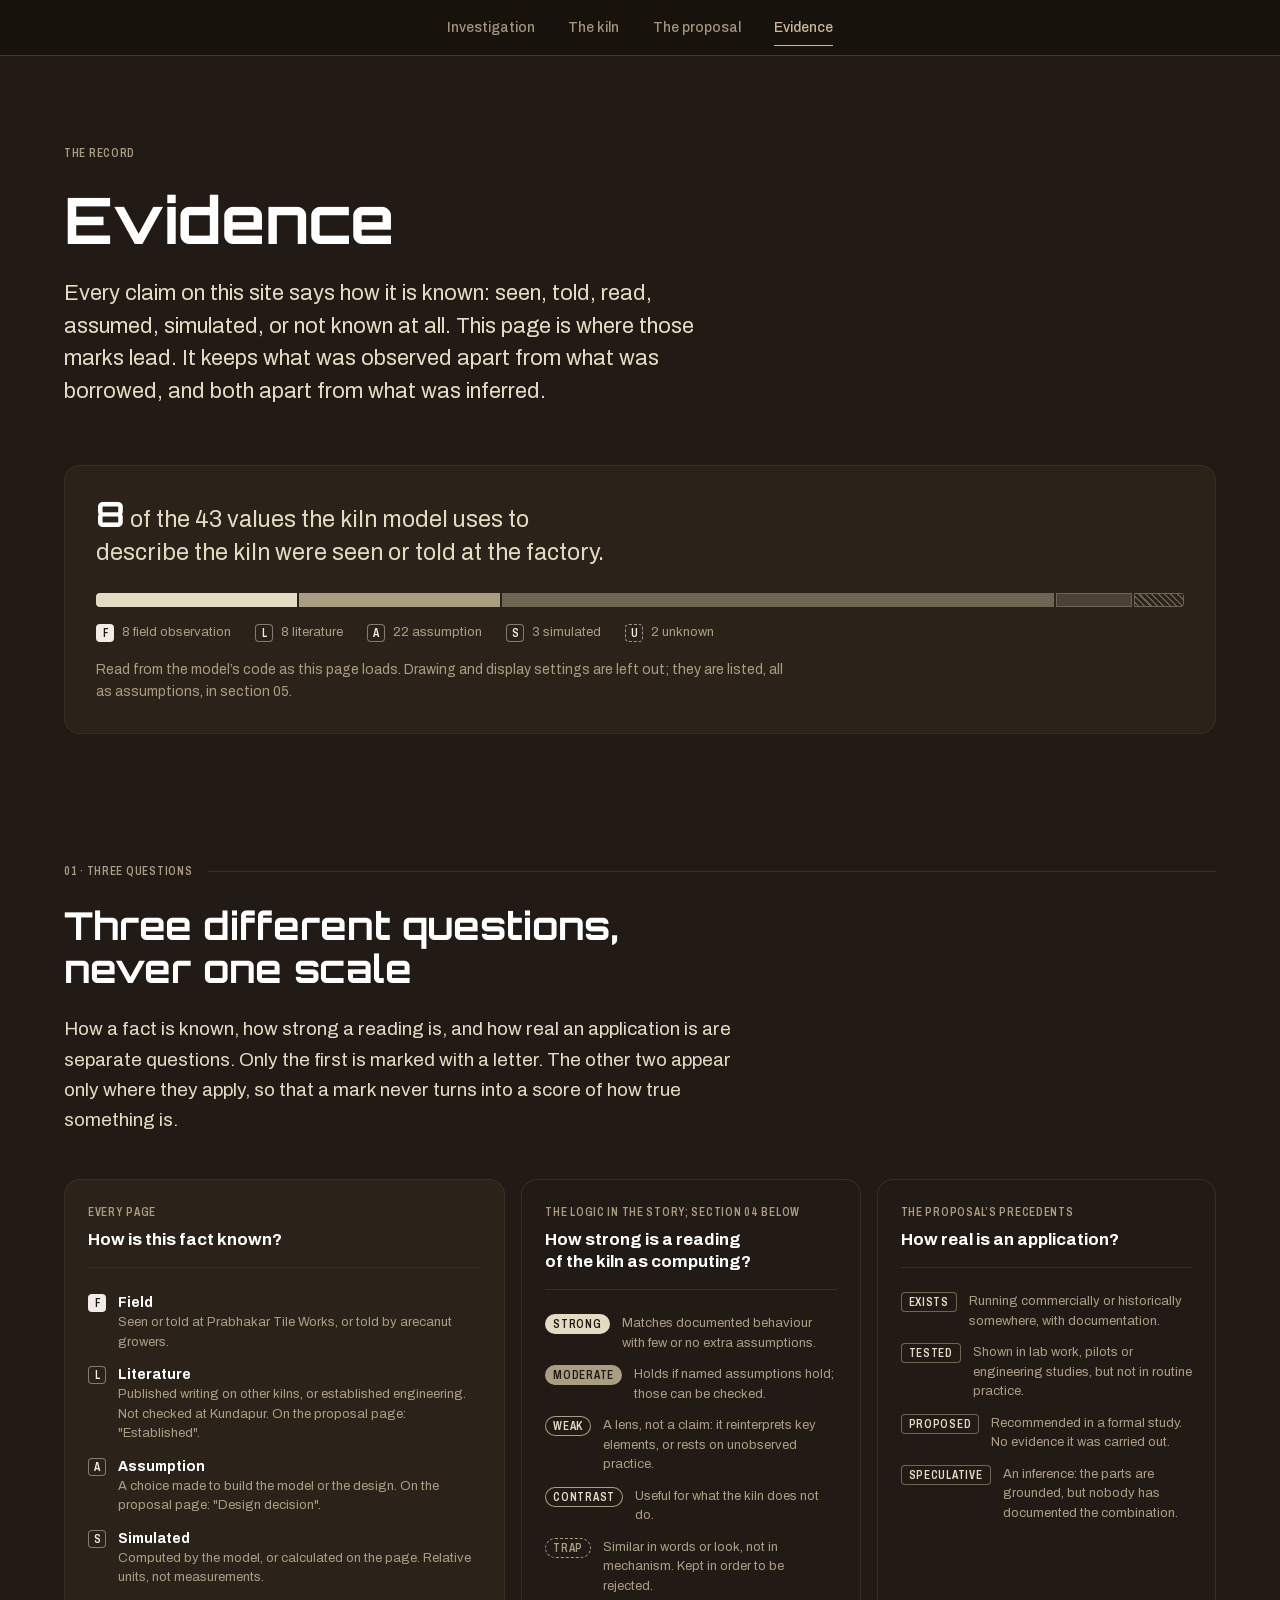
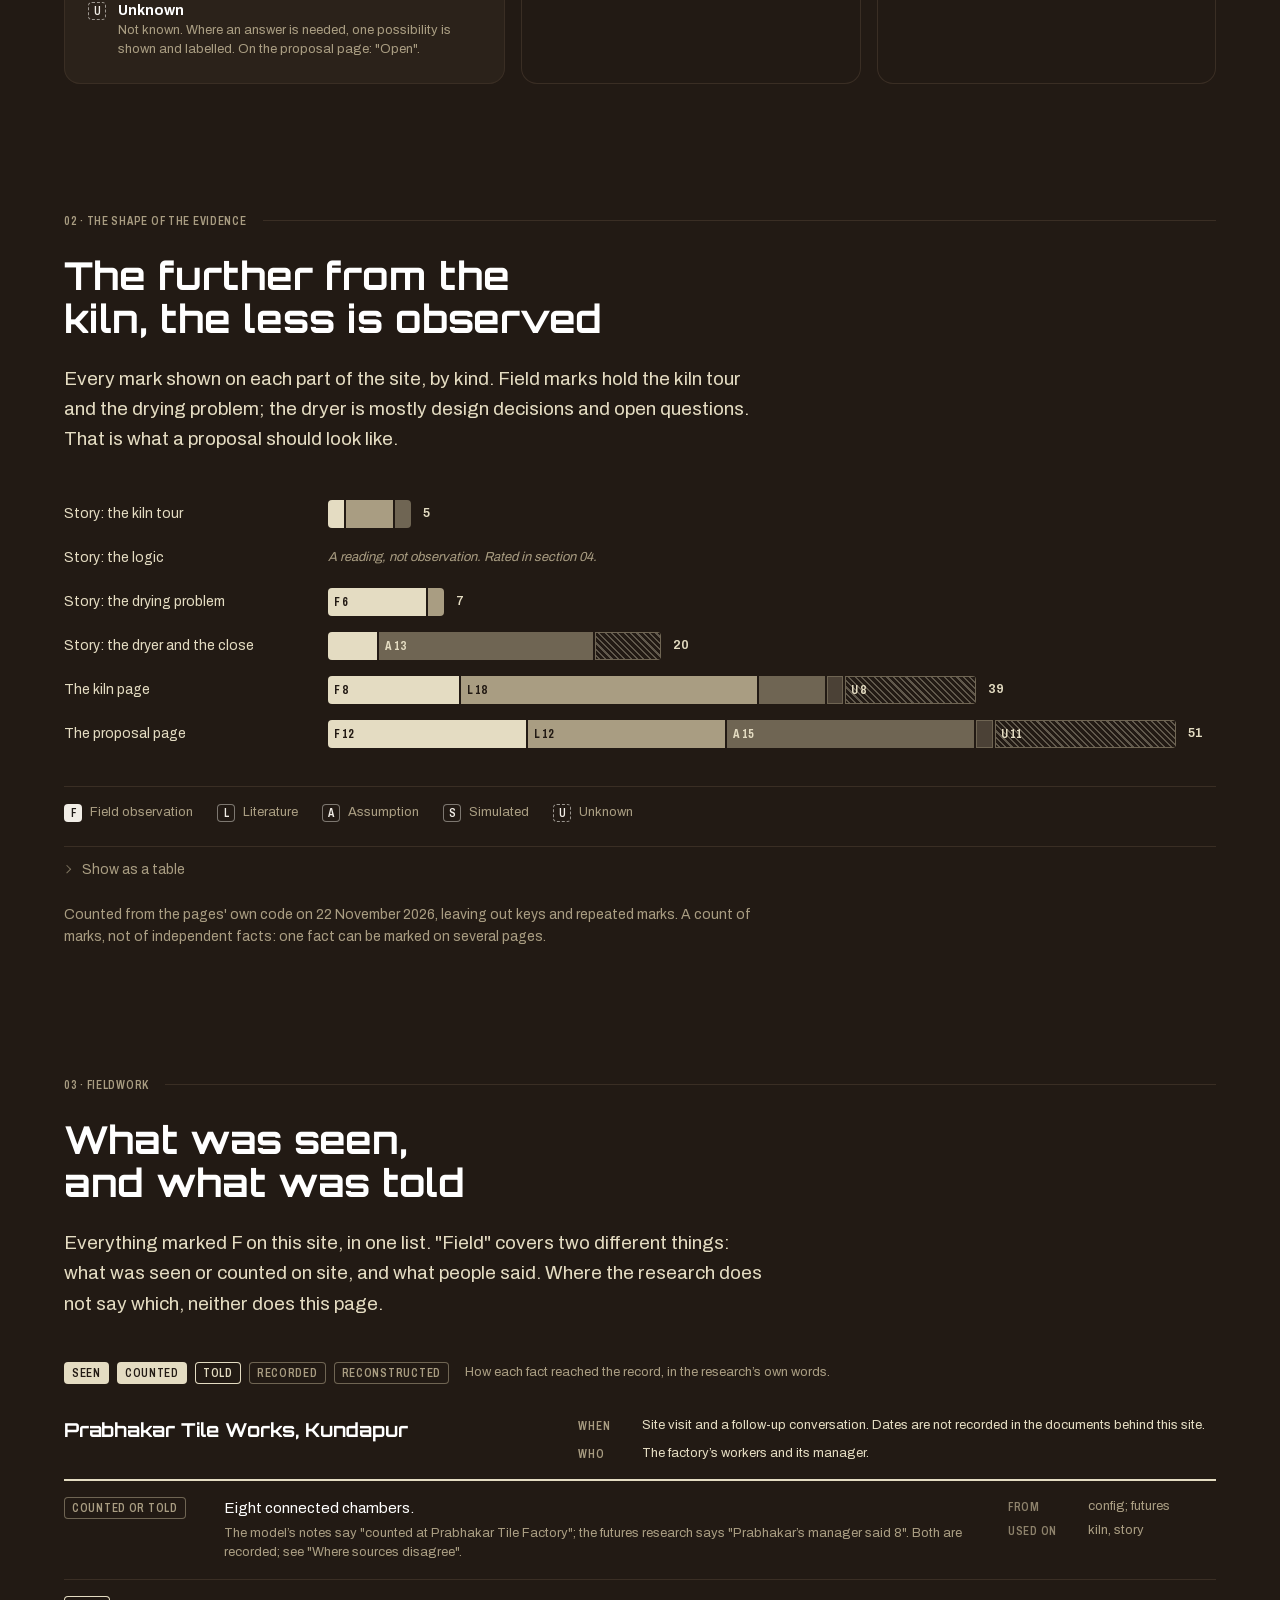
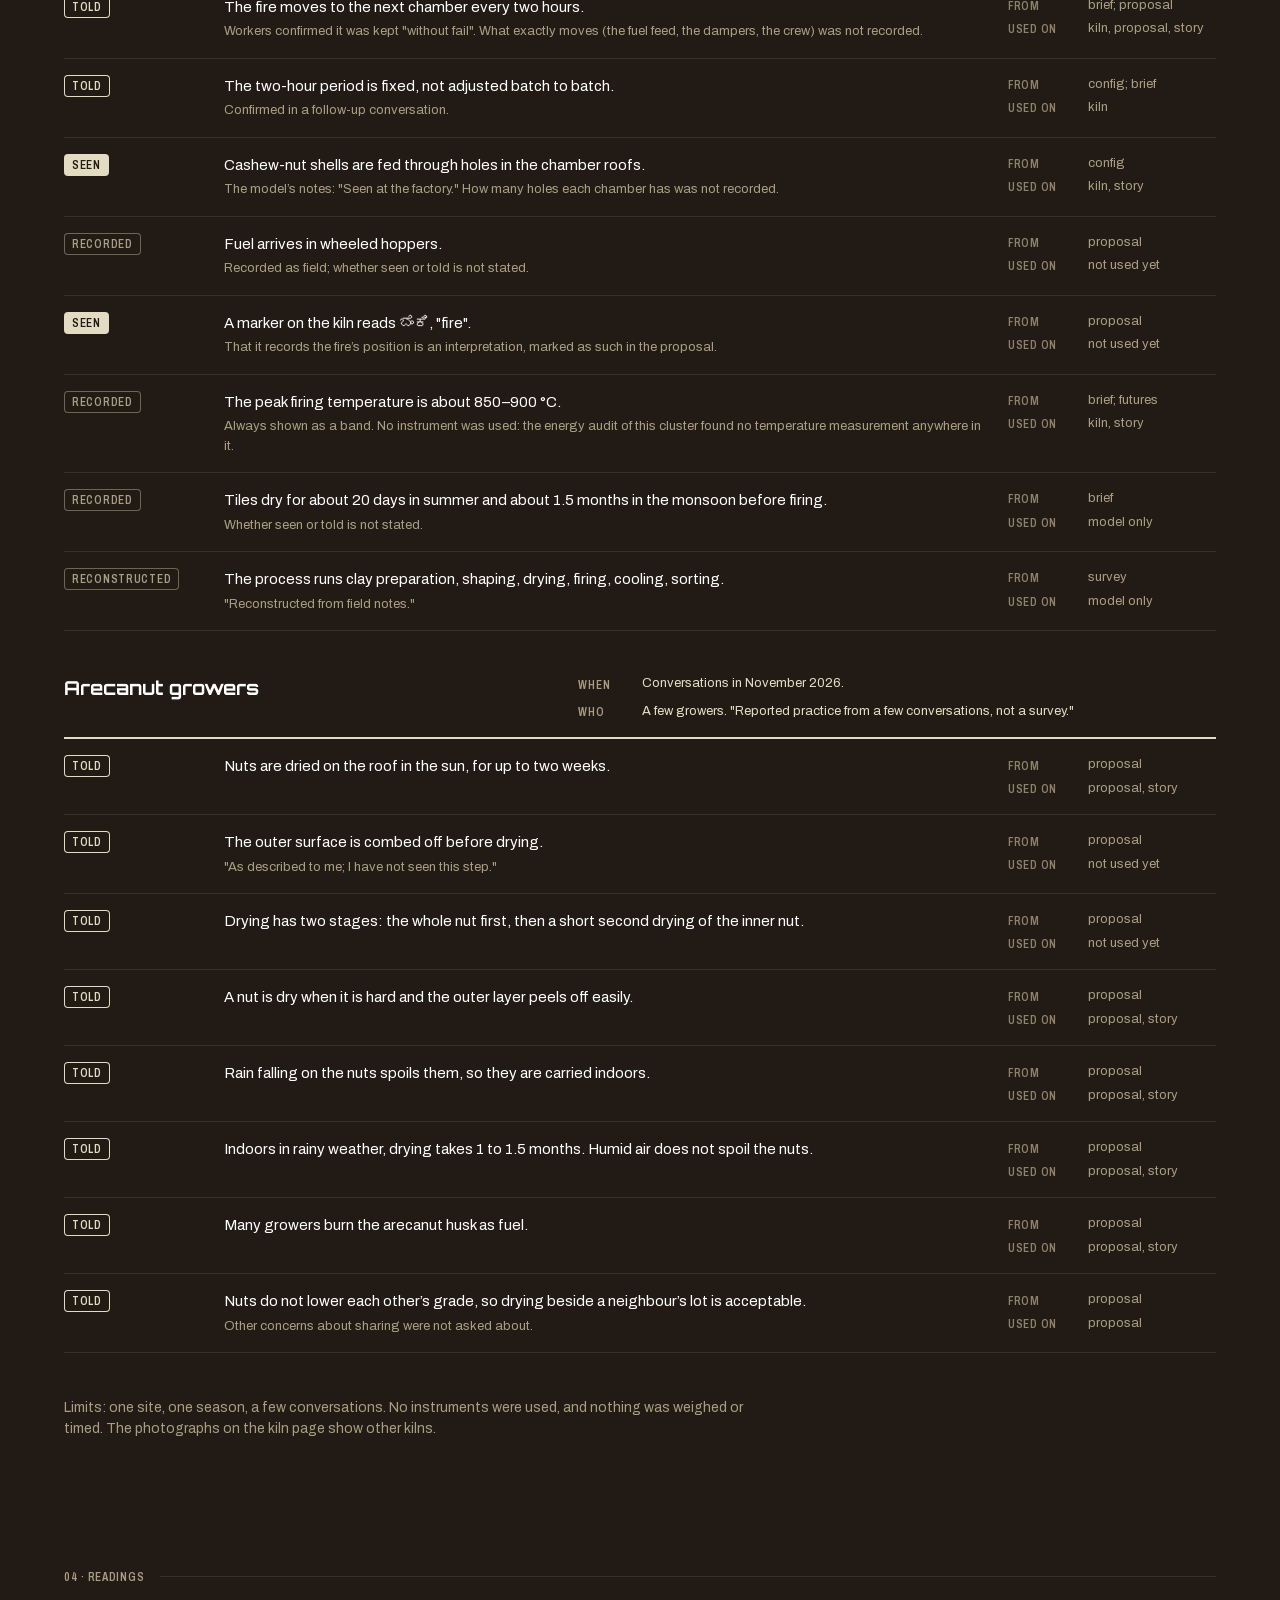
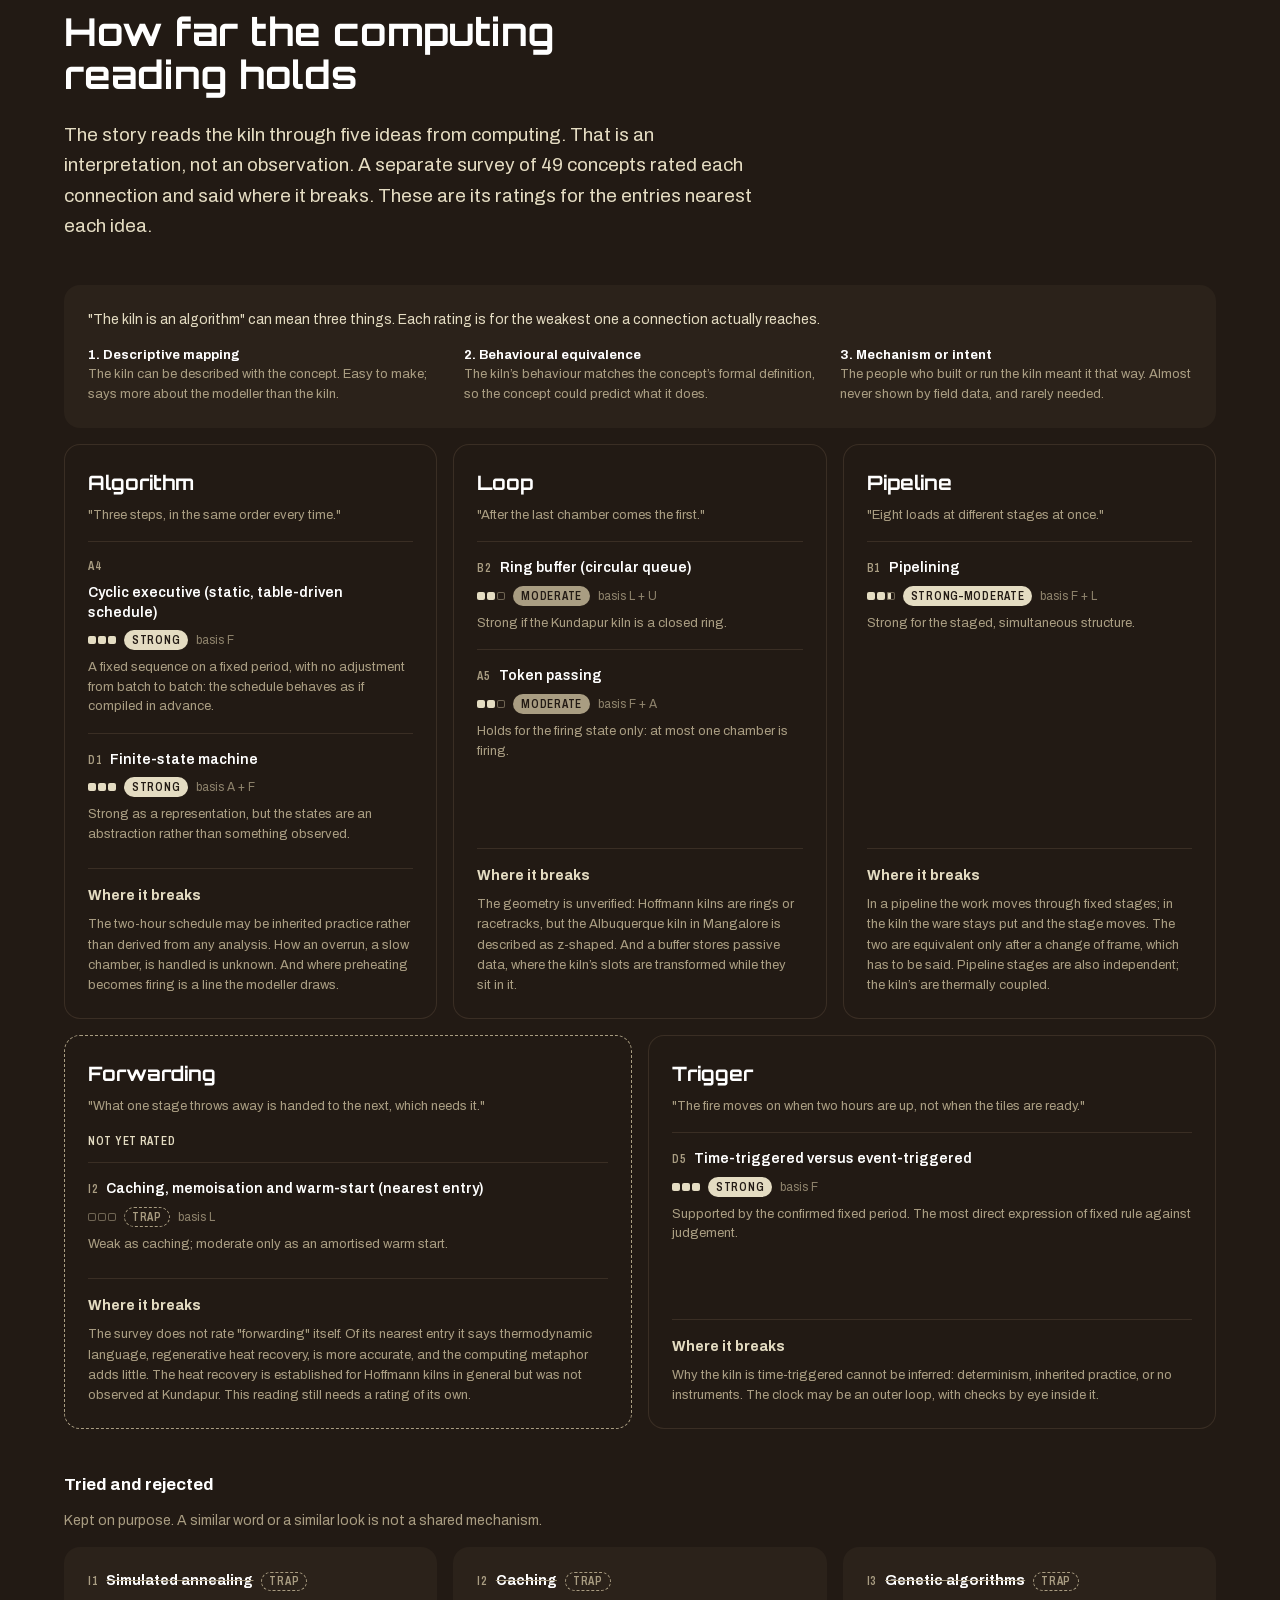
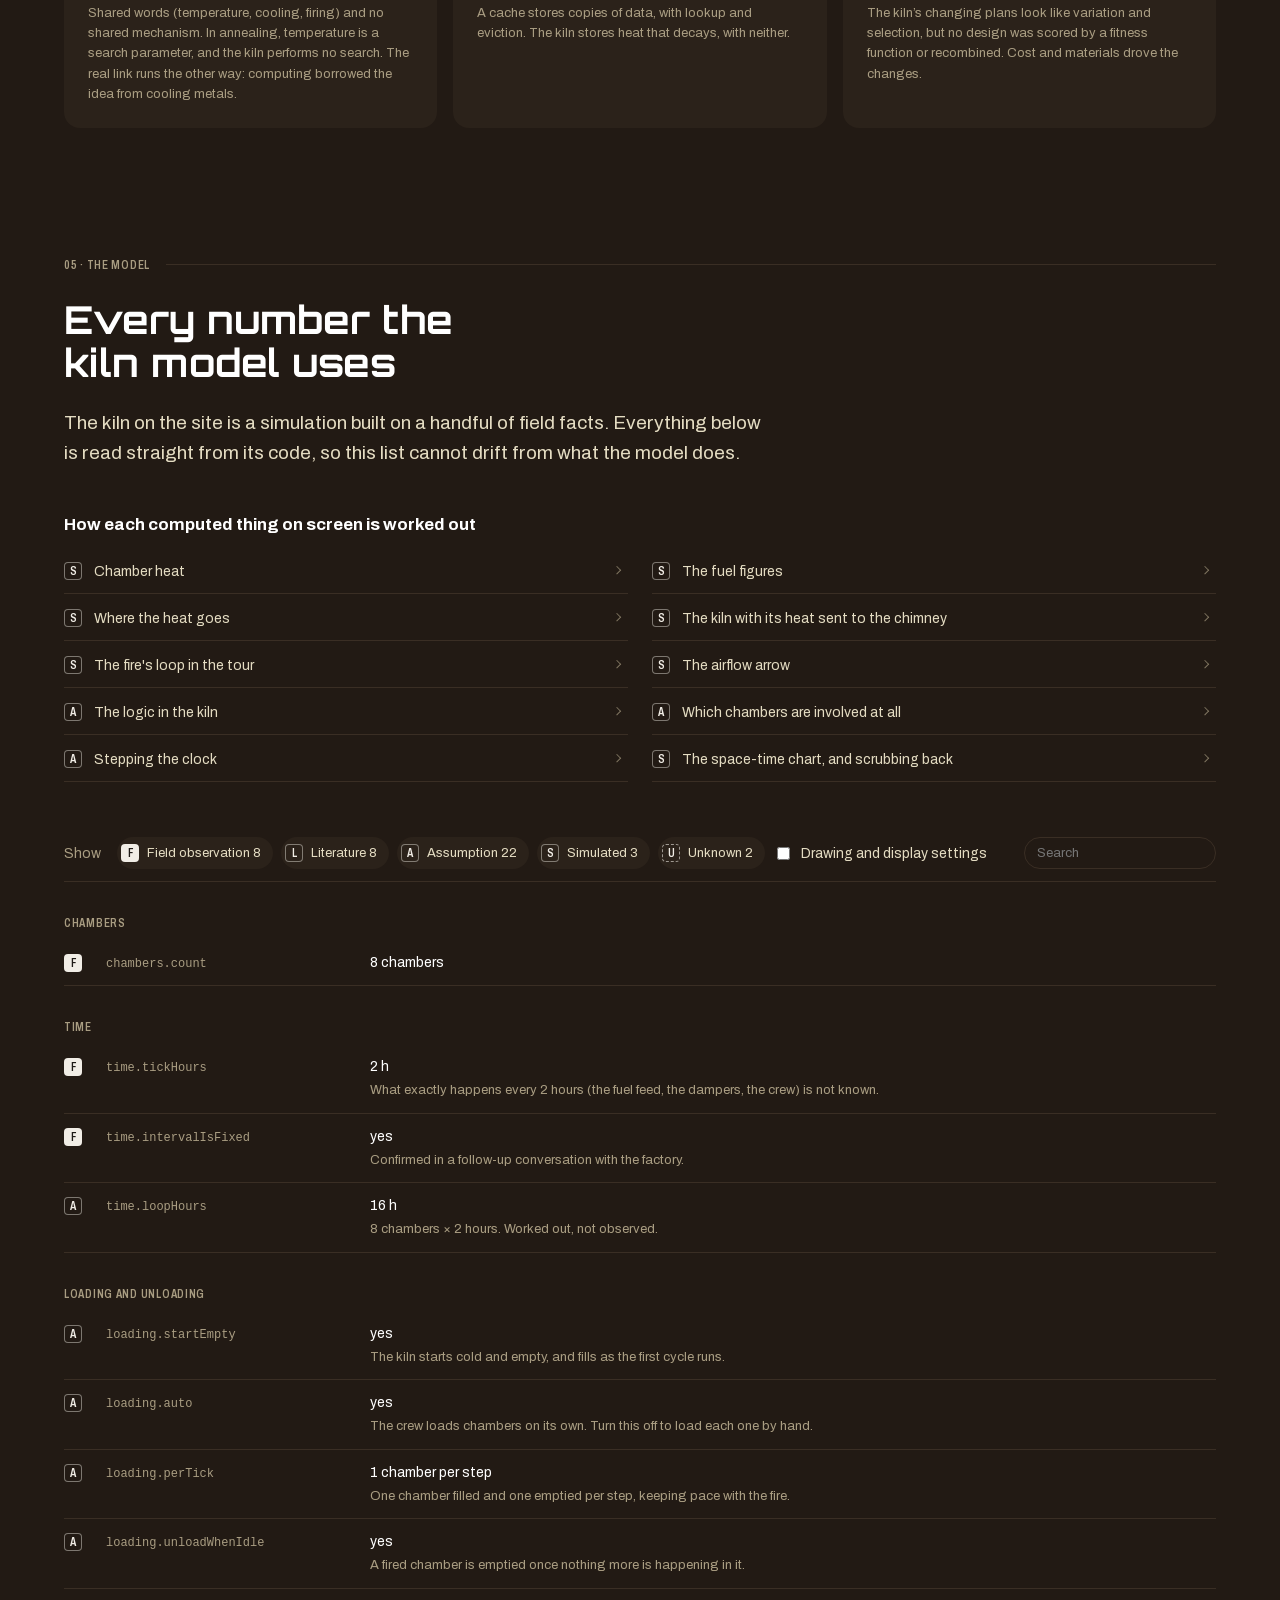
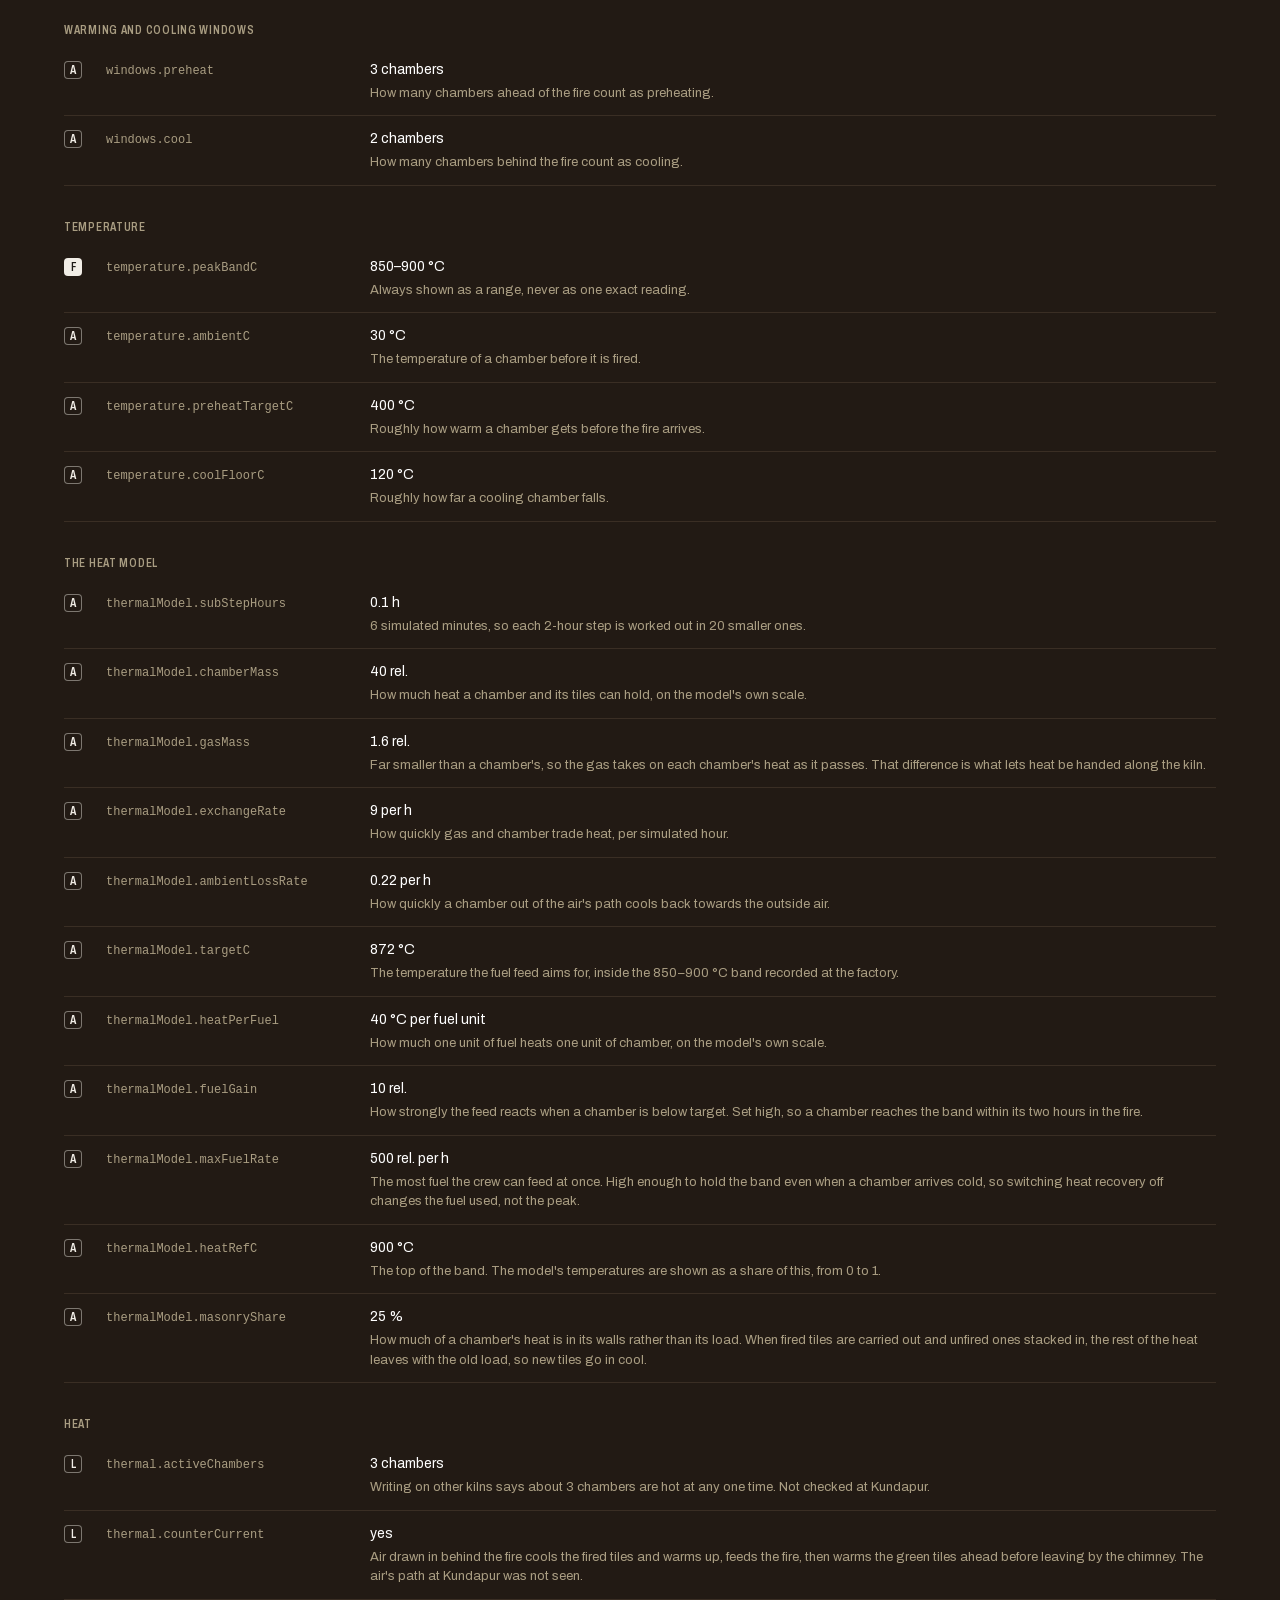
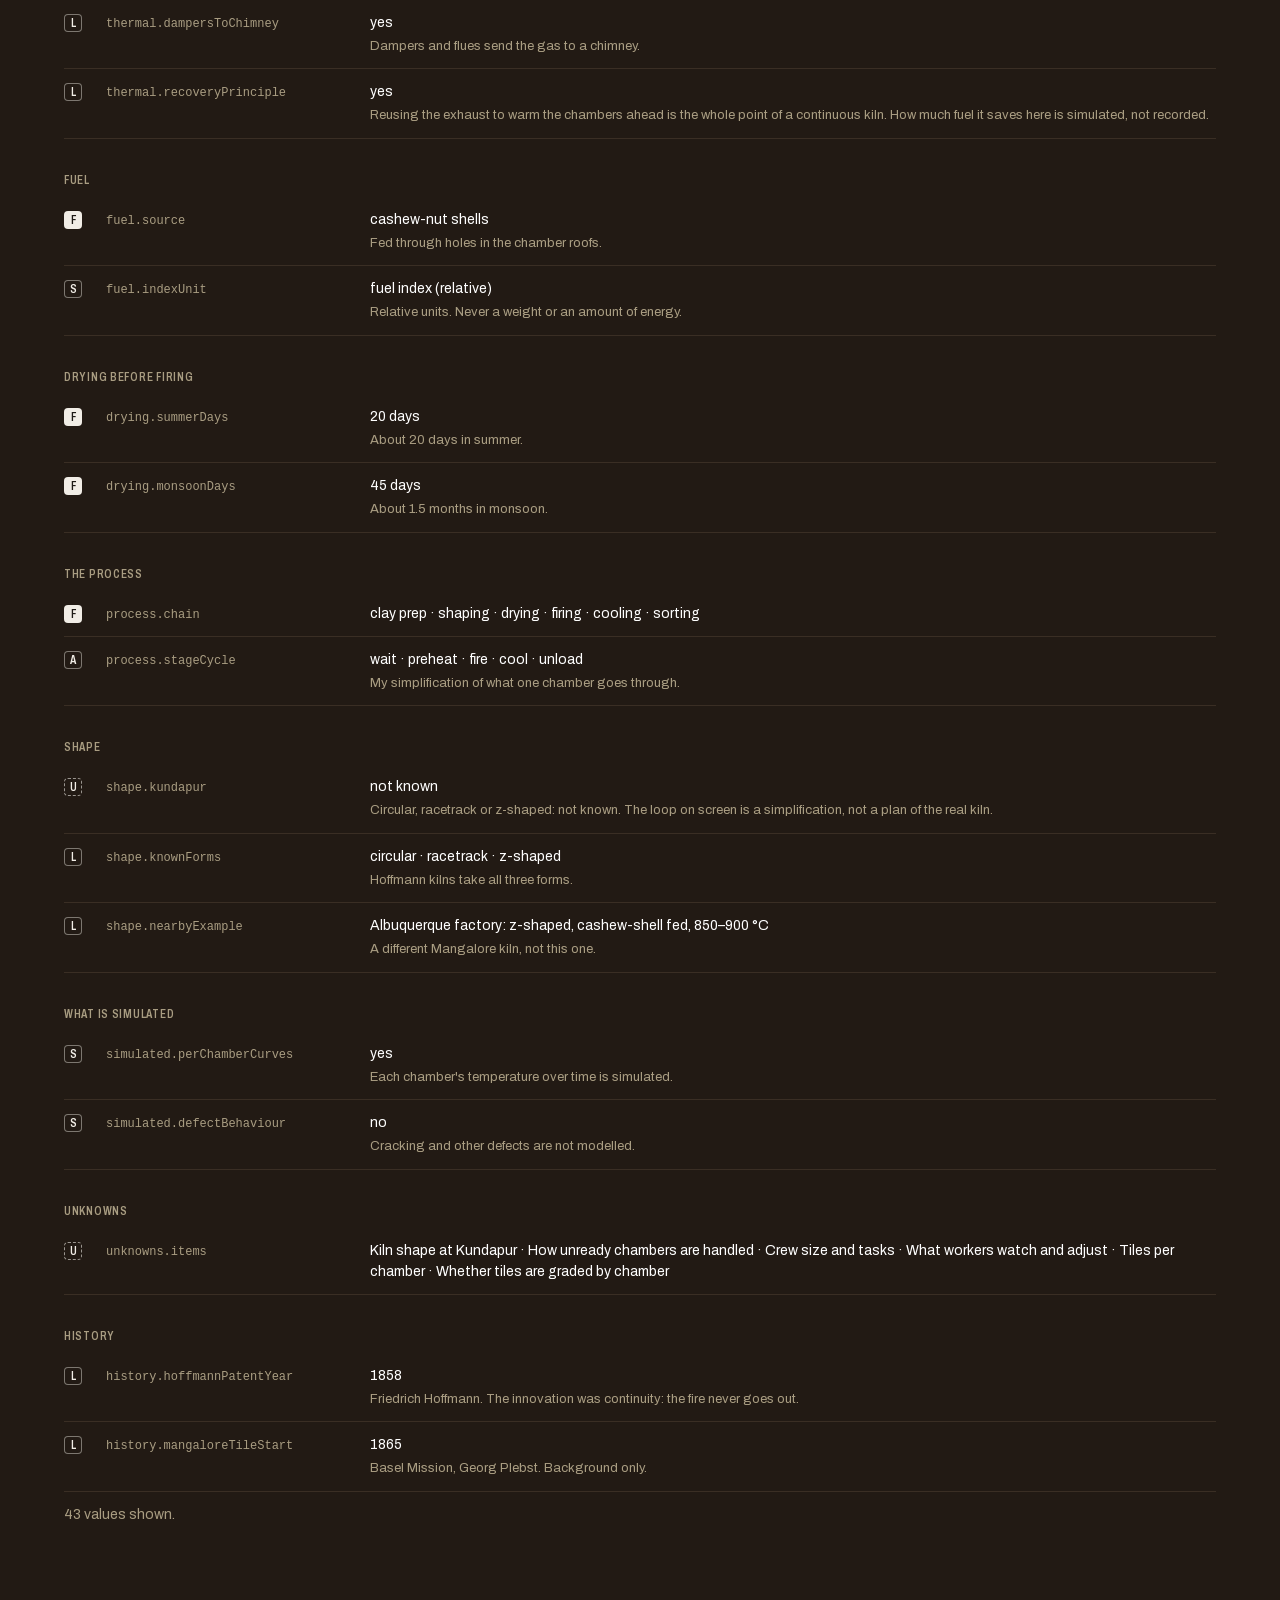
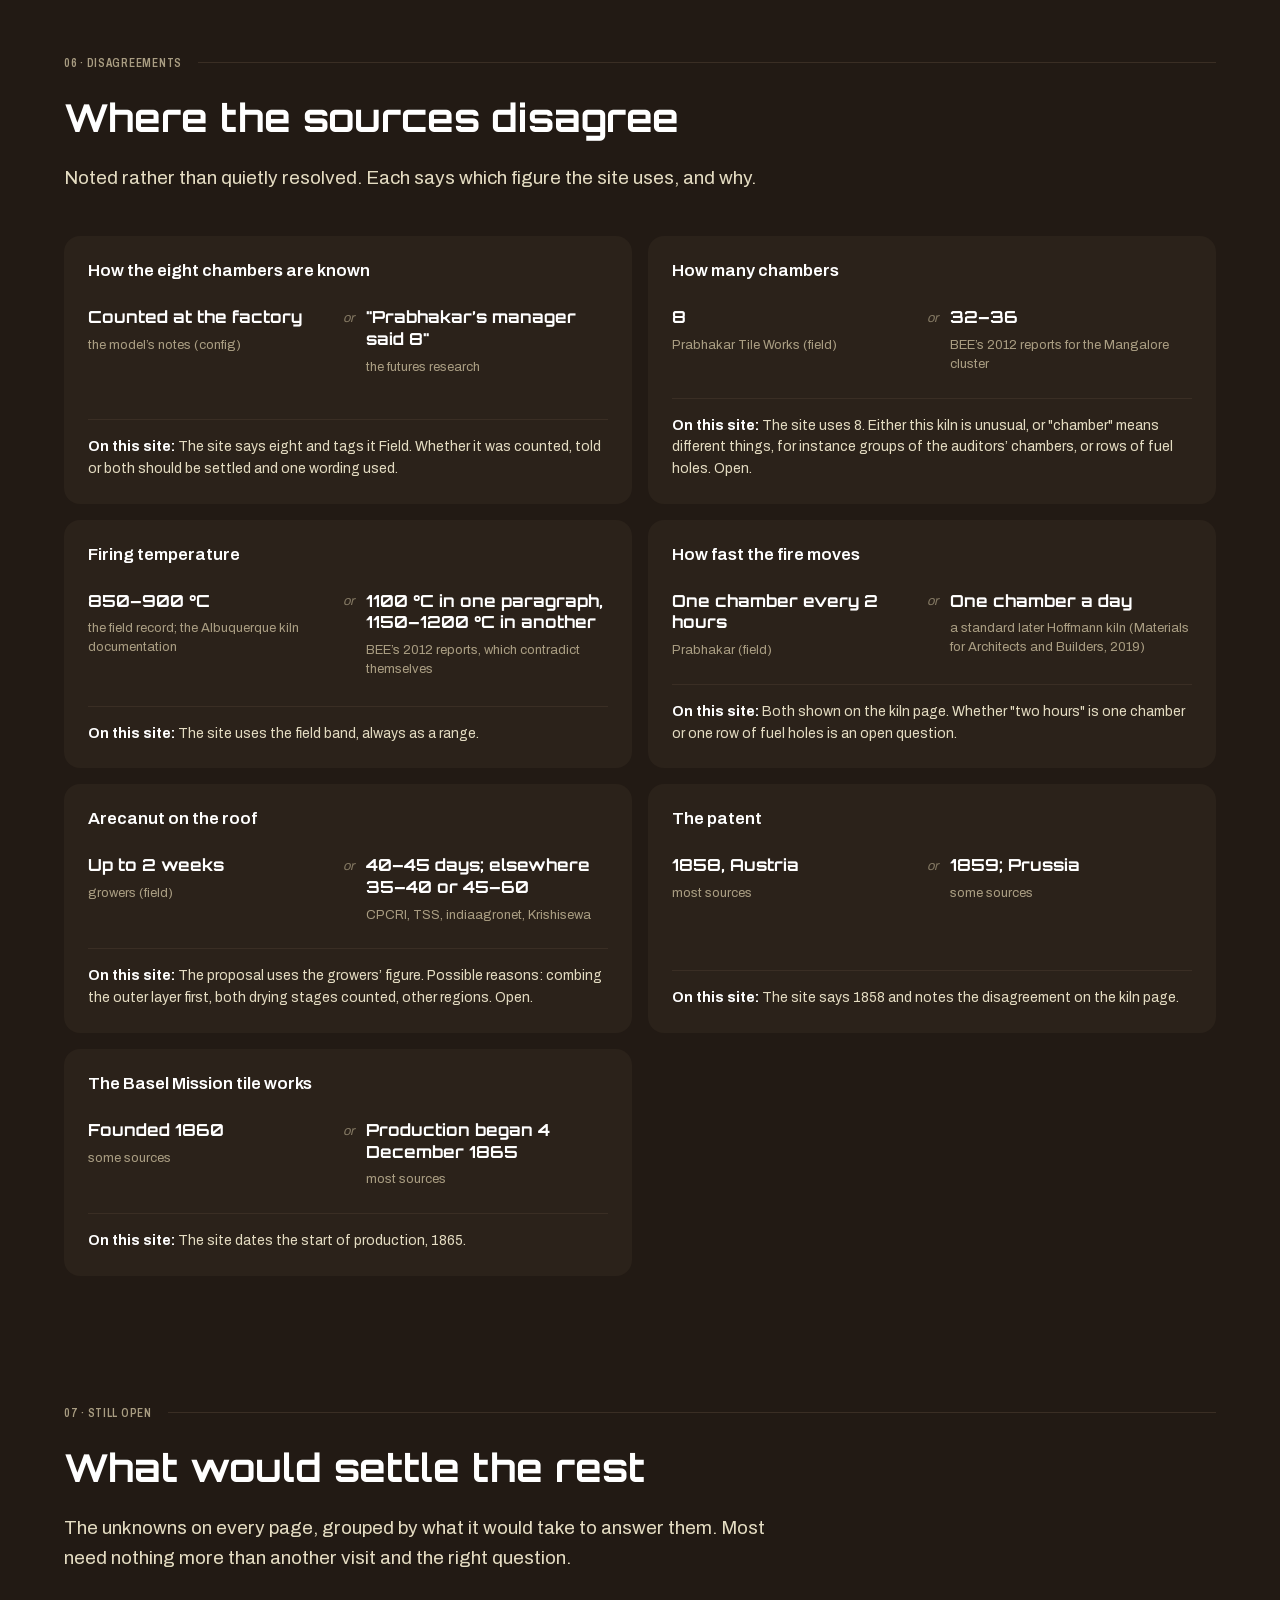
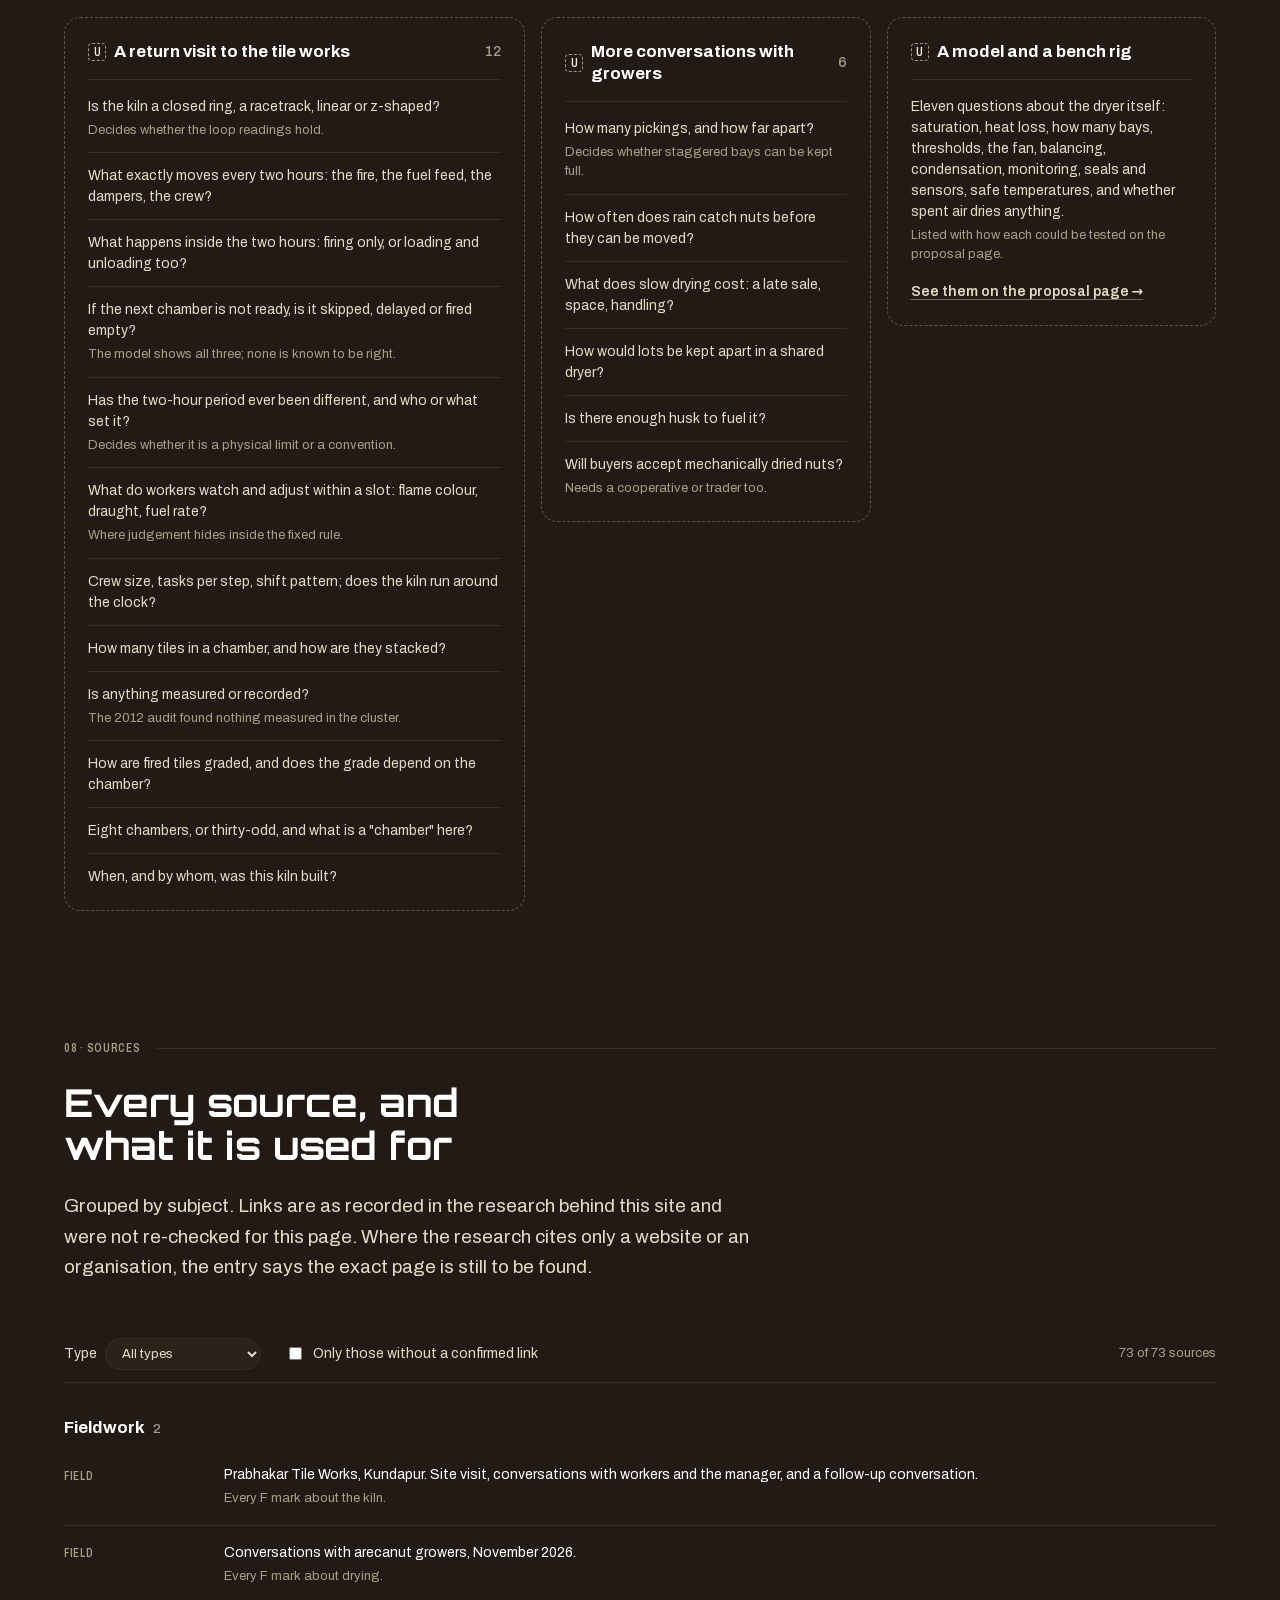
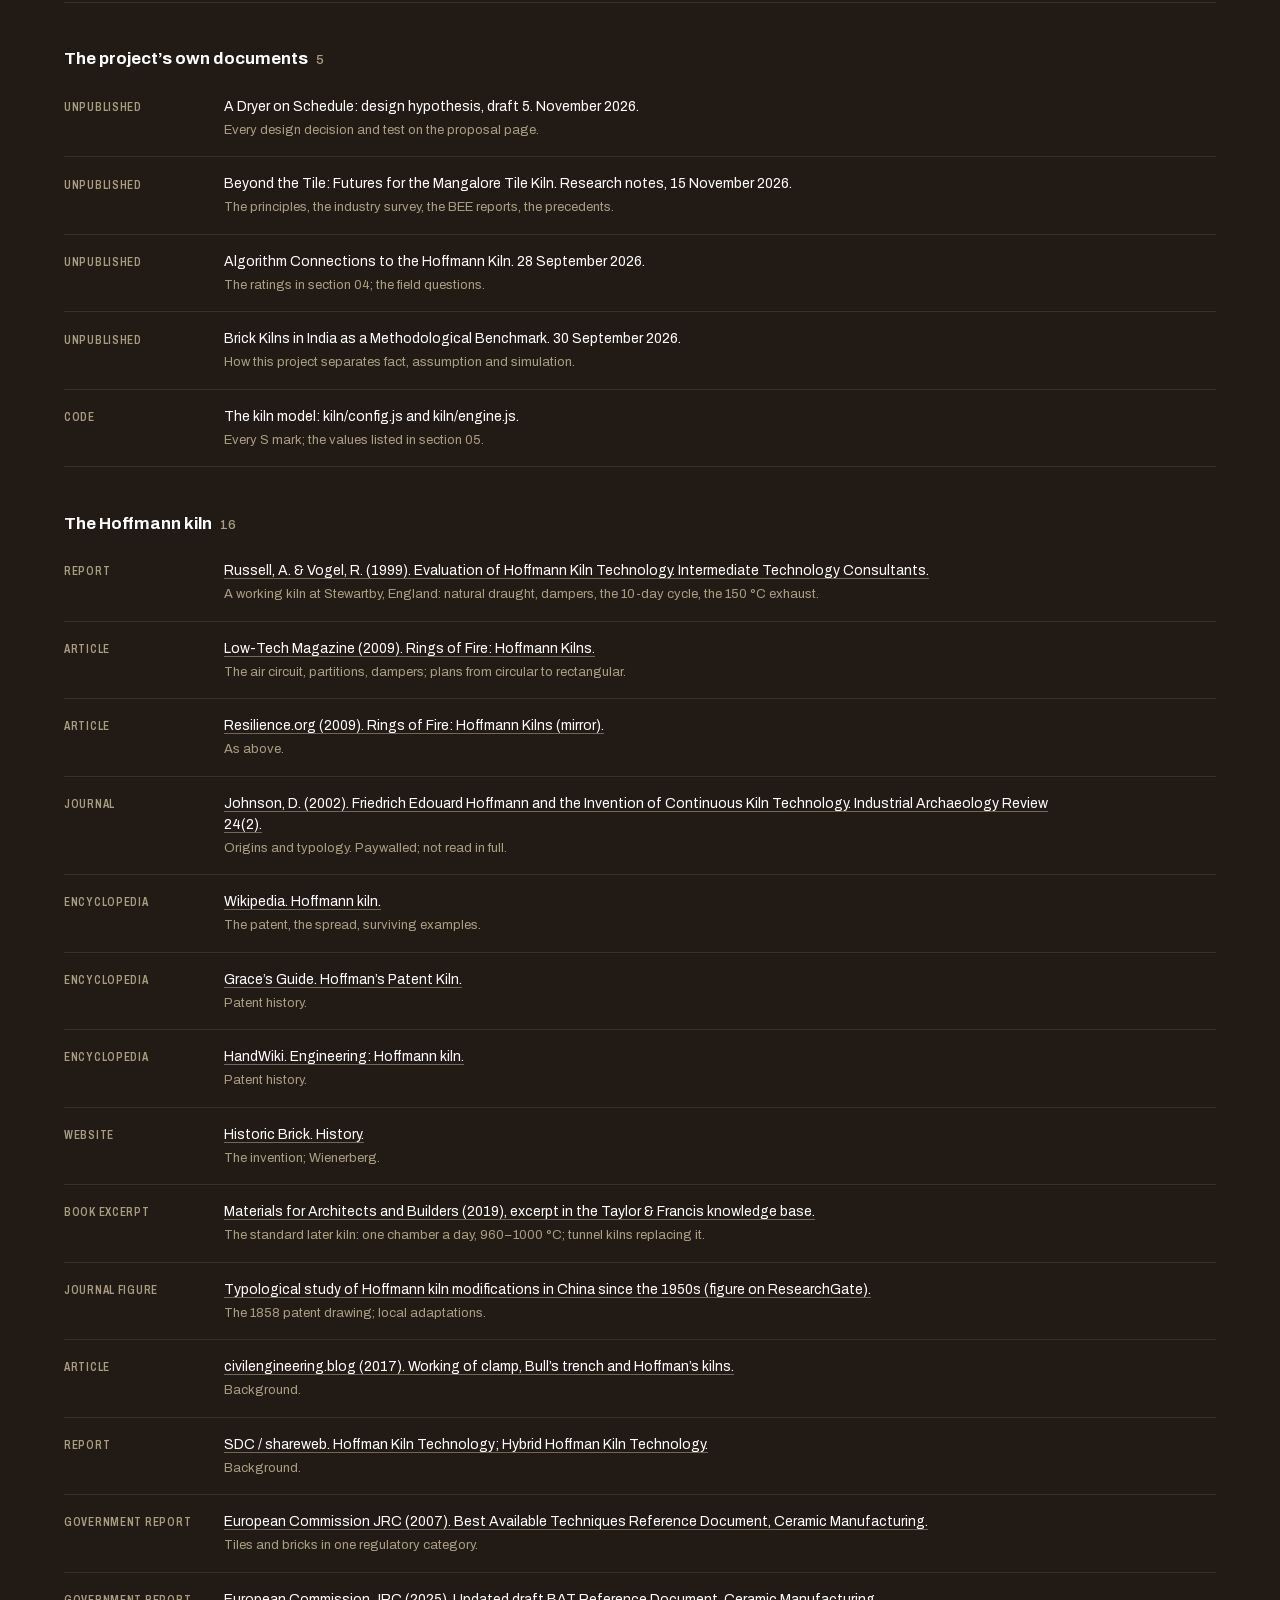
<file: kiln/evidence.html>
<!DOCTYPE html>
<html lang="en">
<head>
  <meta charset="utf-8">
  <meta name="viewport" content="width=device-width, initial-scale=1">
  <title>Evidence · Decoding Fire with Algorithms</title>
  <meta name="description" content="Where every claim on this site comes from: what was seen or told at the tile works and by growers, what comes from published research, what was assumed, simulated or is still unknown, and the full list of sources.">
  <link rel="preload" href="./vendor/fonts/archivo.woff2" as="font" type="font/woff2" crossorigin>
  <link rel="preload" href="./vendor/fonts/orbitron.woff2" as="font" type="font/woff2" crossorigin>
  <!-- One stamp for every local file: run `python3 bump-version.py` after any change. -->
  <link rel="stylesheet" href="site.css?v=20261127a">
  <link rel="stylesheet" href="evidence-page.css?v=20261127a">
  <script type="importmap">
  {
    "imports": {
      "./scroll.js": "./scroll.js?v=20261127a",
      "./nav.js": "./nav.js?v=20261127a",
      "./config.js": "./config.js?v=20261127a",
      "./evidence-data.js": "./evidence-data.js?v=20261127a",
      "./evidence-page.js": "./evidence-page.js?v=20261127a"
    }
  }
  </script>
</head>
<body class="page-evidence" data-page="evidence">
  <a class="skip-link" href="#sources">Skip to the list of sources</a>

  <main class="ev">

    <header class="ev-hero" id="top">
      <p class="ev-mark">The record</p>
      <h1 class="ev-title">Evidence</h1>
      <p class="ev-lede">Every claim on this site says how it is known: seen, told, read, assumed, simulated, or not known at all. This page is where those marks lead. It keeps what was observed apart from what was borrowed, and both apart from what was inferred.</p>
      <div class="ev-headline" id="headline"></div>
    </header>

    <nav class="ev-rail" aria-label="On this page">
      <ol>
        <li><a href="#scales"><b>01</b>Three questions</a></li>
        <li><a href="#shape"><b>02</b>The shape</a></li>
        <li><a href="#field"><b>03</b>Fieldwork</a></li>
        <li><a href="#readings"><b>04</b>Readings</a></li>
        <li><a href="#model"><b>05</b>The model</a></li>
        <li><a href="#disagree"><b>06</b>Disagreements</a></li>
        <li><a href="#open"><b>07</b>Still open</a></li>
        <li><a href="#sources"><b>08</b>Sources</a></li>
      </ol>
    </nav>

    <!-- 01 -->
    <section class="ev-sec" id="scales" aria-labelledby="scales-h">
      <header class="ev-sec-head">
        <p class="ev-num">01 · Three questions</p>
        <h2 id="scales-h">Three different questions, never one scale</h2>
        <p class="ev-sec-lede">How a fact is known, how strong a reading is, and how real an application is are separate questions. Only the first is marked with a letter. The other two appear only where they apply, so that a mark never turns into a score of how true something is.</p>
      </header>
      <div class="ev-scales" id="scale-cards"></div>
    </section>

    <!-- 02 -->
    <section class="ev-sec" id="shape" aria-labelledby="shape-h">
      <header class="ev-sec-head">
        <p class="ev-num">02 · The shape of the evidence</p>
        <h2 id="shape-h">The further from the kiln, the less is observed</h2>
        <p class="ev-sec-lede">Every mark shown on each part of the site, by kind. Field marks hold the kiln tour and the drying problem; the dryer is mostly design decisions and open questions. That is what a proposal should look like.</p>
      </header>
      <div class="ev-shape" id="shape-chart"></div>
      <details class="ev-table-toggle"><summary>Show as a table</summary><div id="shape-table"></div></details>
      <p class="ev-note">Counted from the pages' own code on 22 November 2026, leaving out keys and repeated marks. A count of marks, not of independent facts: one fact can be marked on several pages.</p>
    </section>

    <!-- 03 -->
    <section class="ev-sec" id="field" aria-labelledby="field-h">
      <header class="ev-sec-head">
        <p class="ev-num">03 · Fieldwork</p>
        <h2 id="field-h">What was seen, and what was told</h2>
        <p class="ev-sec-lede">Everything marked F on this site, in one list. "Field" covers two different things: what was seen or counted on site, and what people said. Where the research does not say which, neither does this page.</p>
      </header>
      <div class="ev-how-key" id="how-key"></div>
      <div id="field-log"></div>
      <p class="ev-note">Limits: one site, one season, a few conversations. No instruments were used, and nothing was weighed or timed. The photographs on the kiln page show other kilns.</p>
    </section>

    <!-- 04 -->
    <section class="ev-sec" id="readings" aria-labelledby="readings-h">
      <header class="ev-sec-head">
        <p class="ev-num">04 · Readings</p>
        <h2 id="readings-h">How far the computing reading holds</h2>
        <p class="ev-sec-lede">The story reads the kiln through five ideas from computing. That is an interpretation, not an observation. A separate survey of 49 concepts rated each connection and said where it breaks. These are its ratings for the entries nearest each idea.</p>
      </header>
      <div class="ev-levels" id="levels"></div>
      <div class="ev-readings" id="reading-cards"></div>
      <div class="ev-rejected">
        <h3>Tried and rejected</h3>
        <p class="ev-note">Kept on purpose. A similar word or a similar look is not a shared mechanism.</p>
        <ul id="rejected"></ul>
      </div>
    </section>

    <!-- 05 -->
    <section class="ev-sec" id="model" aria-labelledby="model-h">
      <header class="ev-sec-head">
        <p class="ev-num">05 · The model</p>
        <h2 id="model-h">Every number the kiln model uses</h2>
        <p class="ev-sec-lede">The kiln on the site is a simulation built on a handful of field facts. Everything below is read straight from its code, so this list cannot drift from what the model does.</p>
      </header>

      <div class="ev-methods" id="methods"></div>

      <div class="ev-register">
        <div class="ev-filter" role="group" aria-label="Show values marked">
          <span>Show</span>
          <div id="filter"></div>
          <label class="ev-search"><span class="ev-sr">Search values</span><input type="search" id="search" placeholder="Search"></label>
        </div>
        <div id="register"></div>
        <p class="ev-note" id="register-count"></p>
      </div>
    </section>

    <!-- 06 -->
    <section class="ev-sec" id="disagree" aria-labelledby="disagree-h">
      <header class="ev-sec-head">
        <p class="ev-num">06 · Disagreements</p>
        <h2 id="disagree-h">Where the sources disagree</h2>
        <p class="ev-sec-lede">Noted rather than quietly resolved. Each says which figure the site uses, and why.</p>
      </header>
      <div class="ev-disagree" id="disagree-list"></div>
    </section>

    <!-- 07 -->
    <section class="ev-sec" id="open" aria-labelledby="open-h">
      <header class="ev-sec-head">
        <p class="ev-num">07 · Still open</p>
        <h2 id="open-h">What would settle the rest</h2>
        <p class="ev-sec-lede">The unknowns on every page, grouped by what it would take to answer them. Most need nothing more than another visit and the right question.</p>
      </header>
      <div class="ev-open" id="open-list"></div>
    </section>

    <!-- 08 -->
    <section class="ev-sec" id="sources" aria-labelledby="sources-h">
      <header class="ev-sec-head">
        <p class="ev-num">08 · Sources</p>
        <h2 id="sources-h">Every source, and what it is used for</h2>
        <p class="ev-sec-lede">Grouped by subject. Links are as recorded in the research behind this site and were not re-checked for this page. Where the research cites only a website or an organisation, the entry says the exact page is still to be found.</p>
      </header>
      <div class="ev-src-tools">
        <label><span>Type</span><select id="src-type"></select></label>
        <label class="ev-check"><input type="checkbox" id="src-missing"> Only those without a confirmed link</label>
        <p class="ev-src-count" id="src-count" aria-live="polite"></p>
      </div>
      <div id="source-list"></div>
    </section>

    <section class="ev-sec ev-sec--end" aria-label="Where next">
      <nav class="ev-doors">
        <a class="ev-door" href="./index.html"><span class="ev-door-k">The story</span><span class="ev-door-t">What if the answers to new problems already exist in the systems around us?</span></a>
        <a class="ev-door" href="./kiln.html"><span class="ev-door-k">The kiln</span><span class="ev-door-t">How the original system works.</span></a>
        <a class="ev-door" href="./proposal.html"><span class="ev-door-k">The proposal</span><span class="ev-door-t">The Drying Cycle, and what remains to be tested.</span></a>
      </nav>
    </section>
  </main>

  <script type="module">import './evidence-page.js';</script>
</body>
</html>
</file>
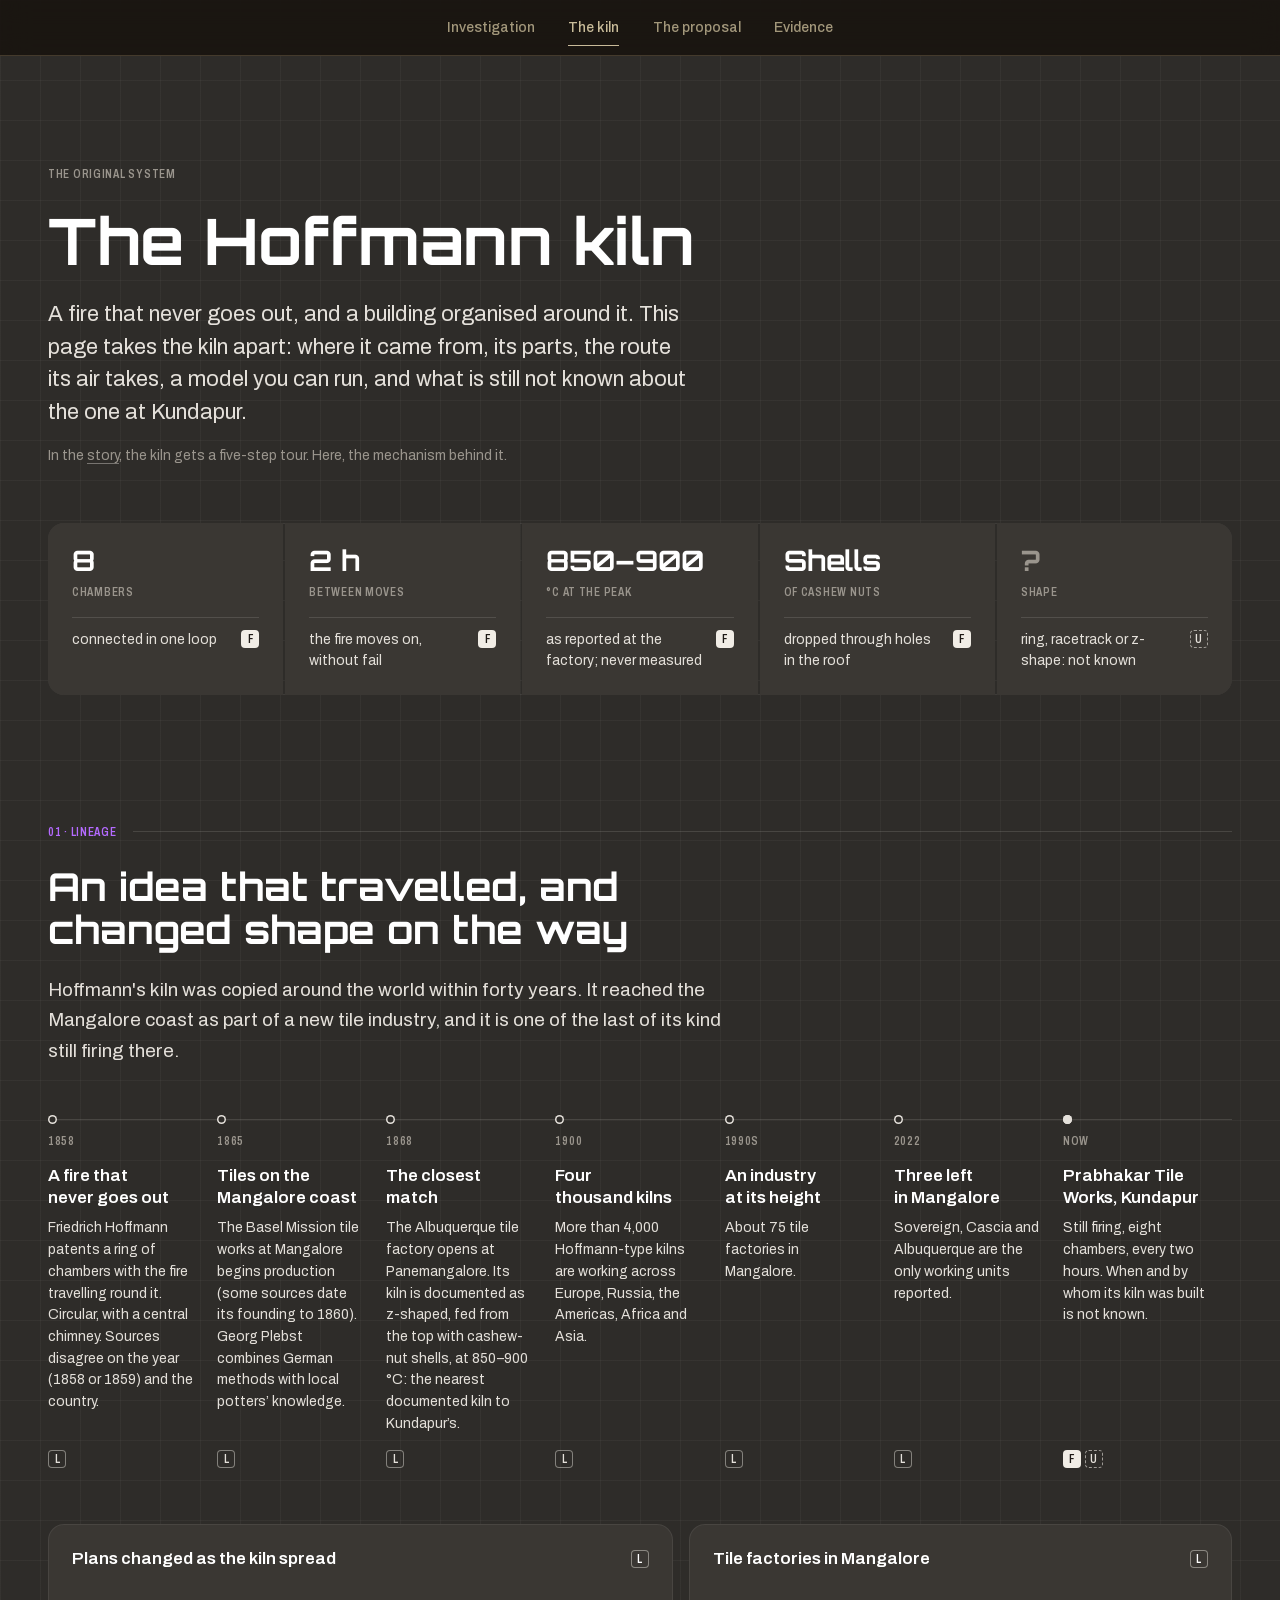
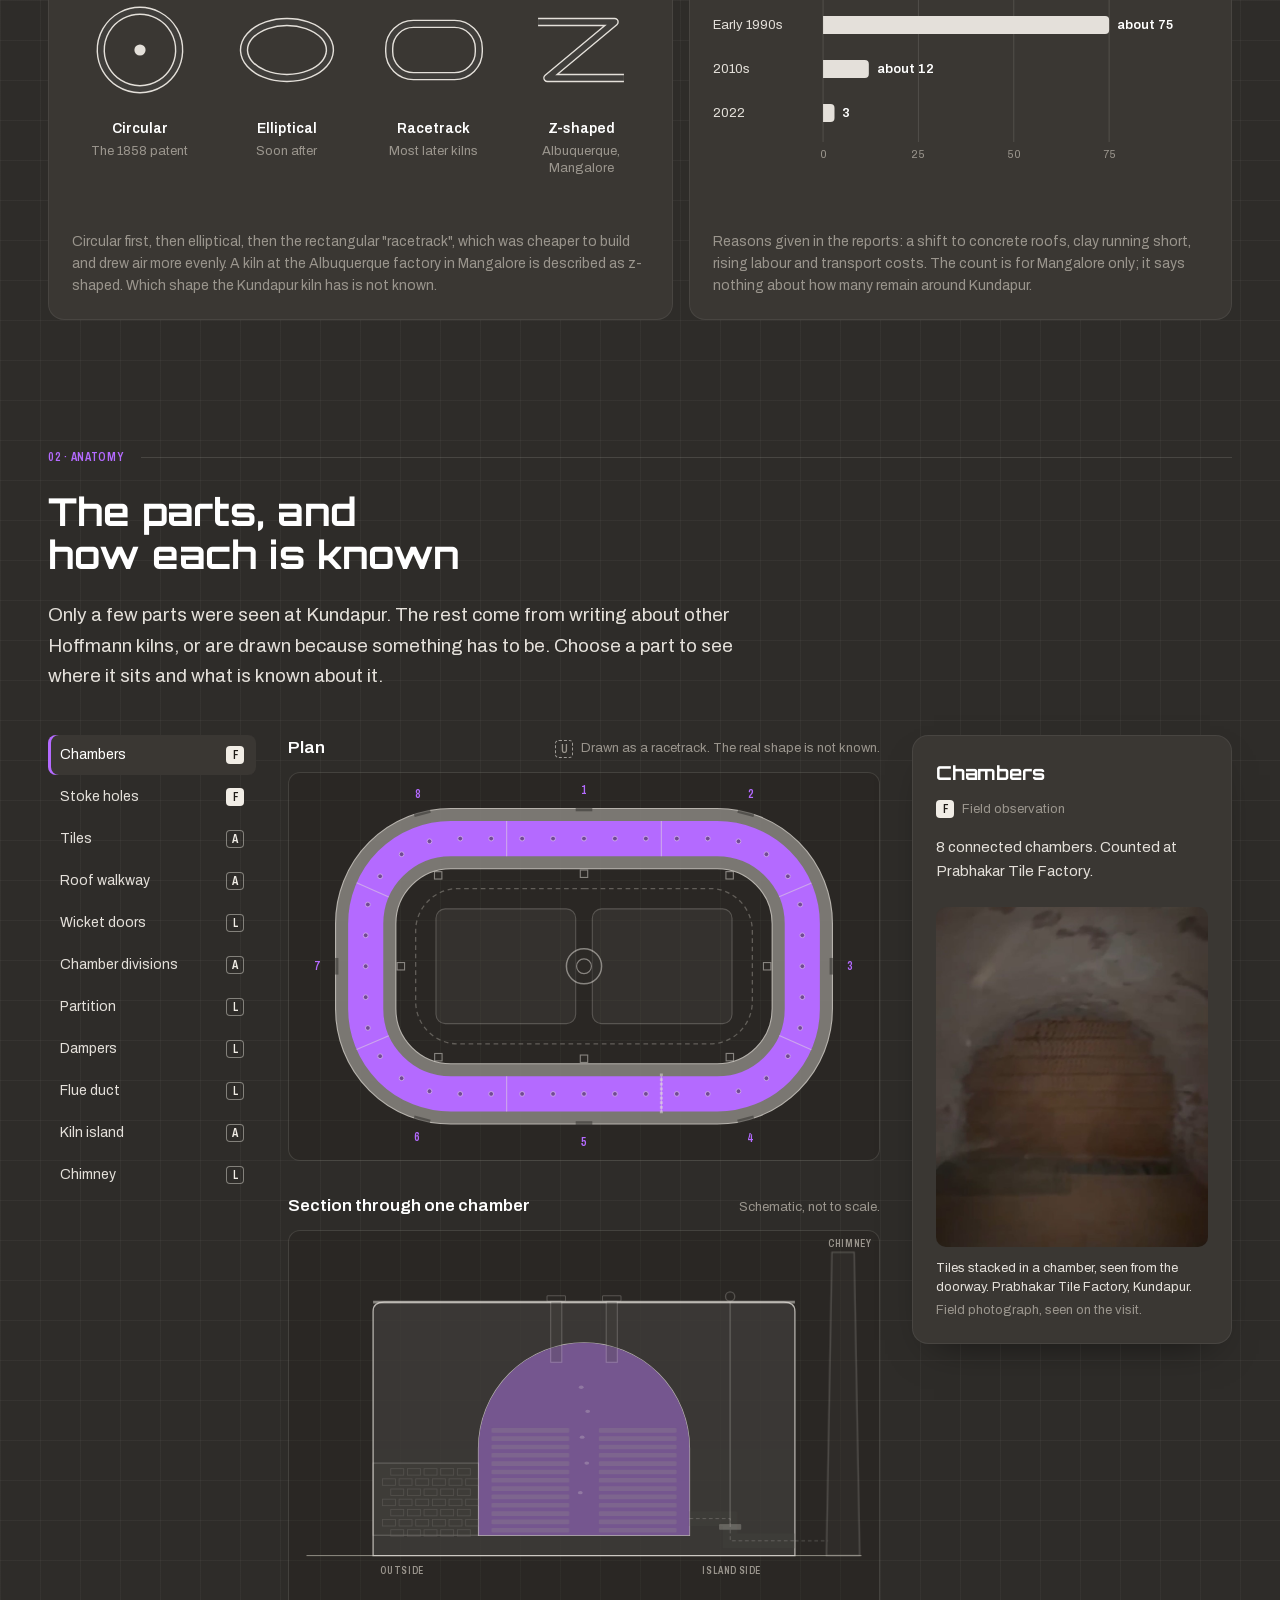
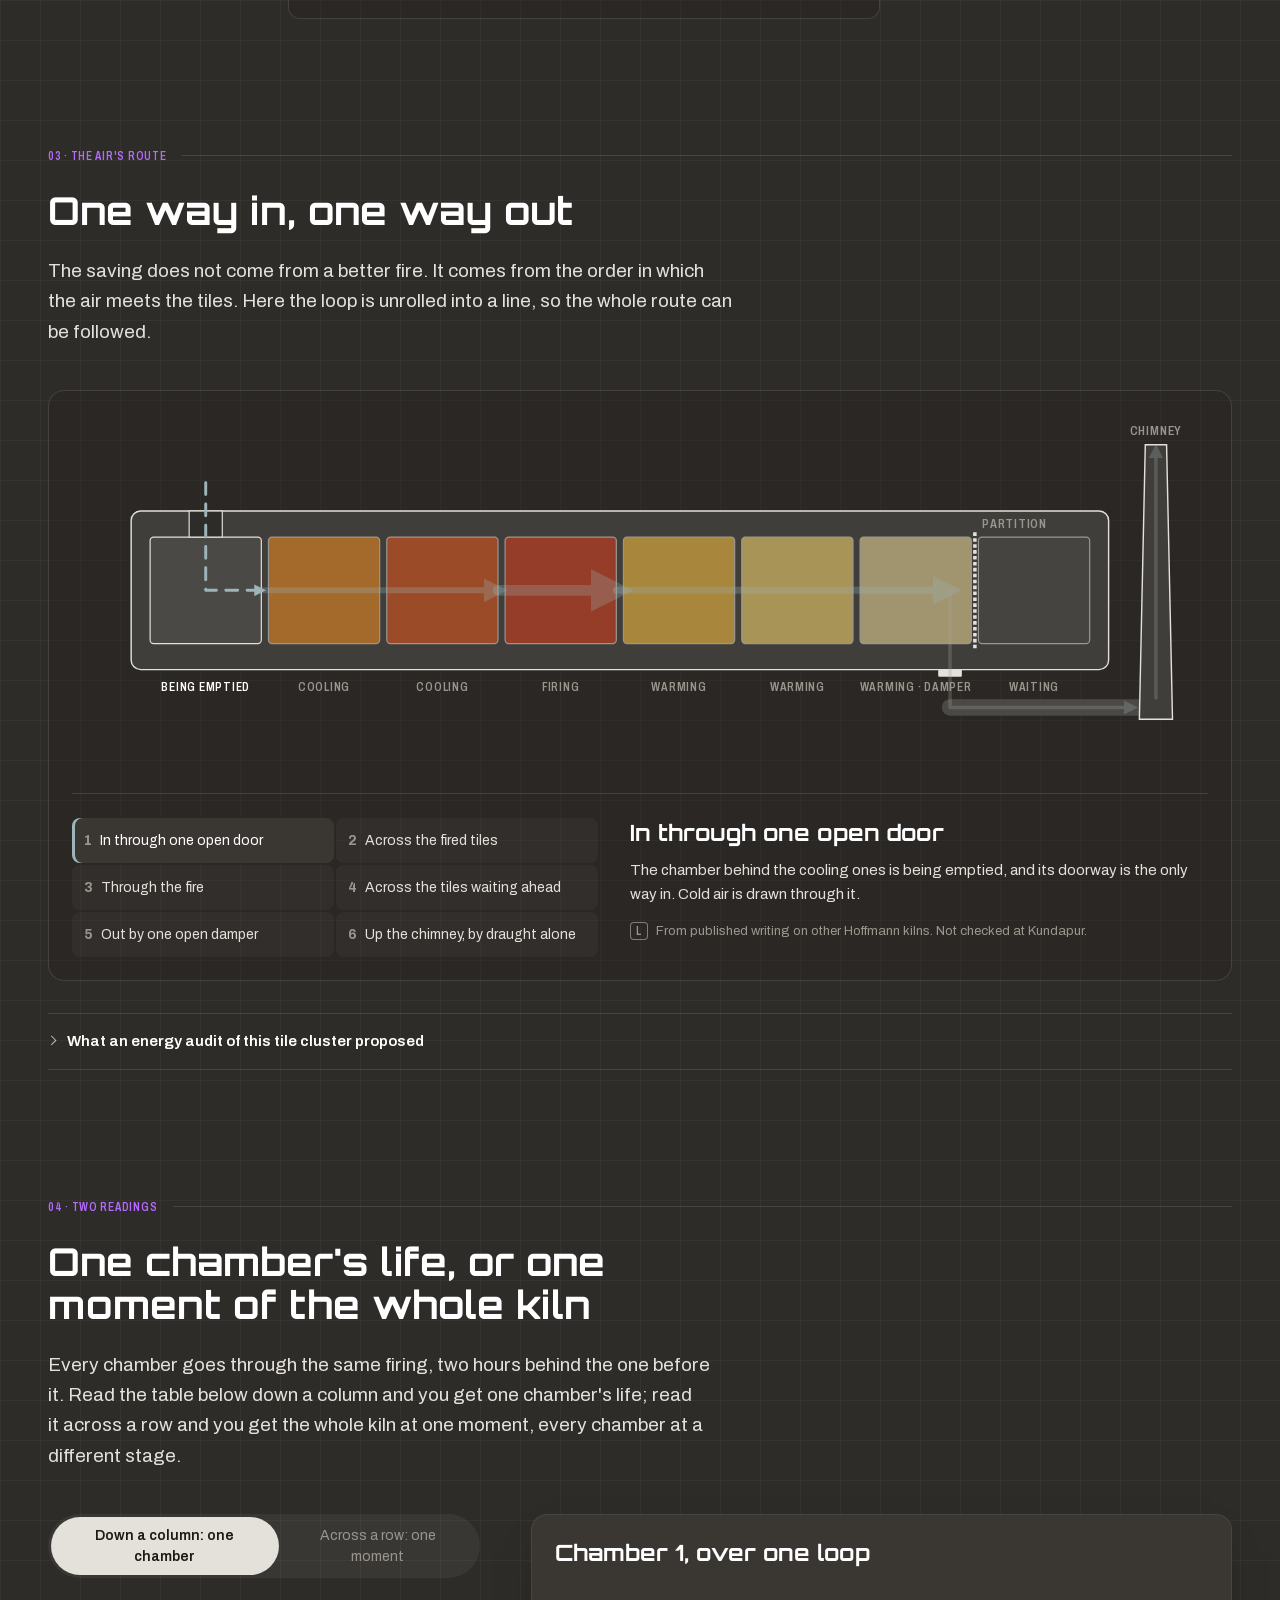
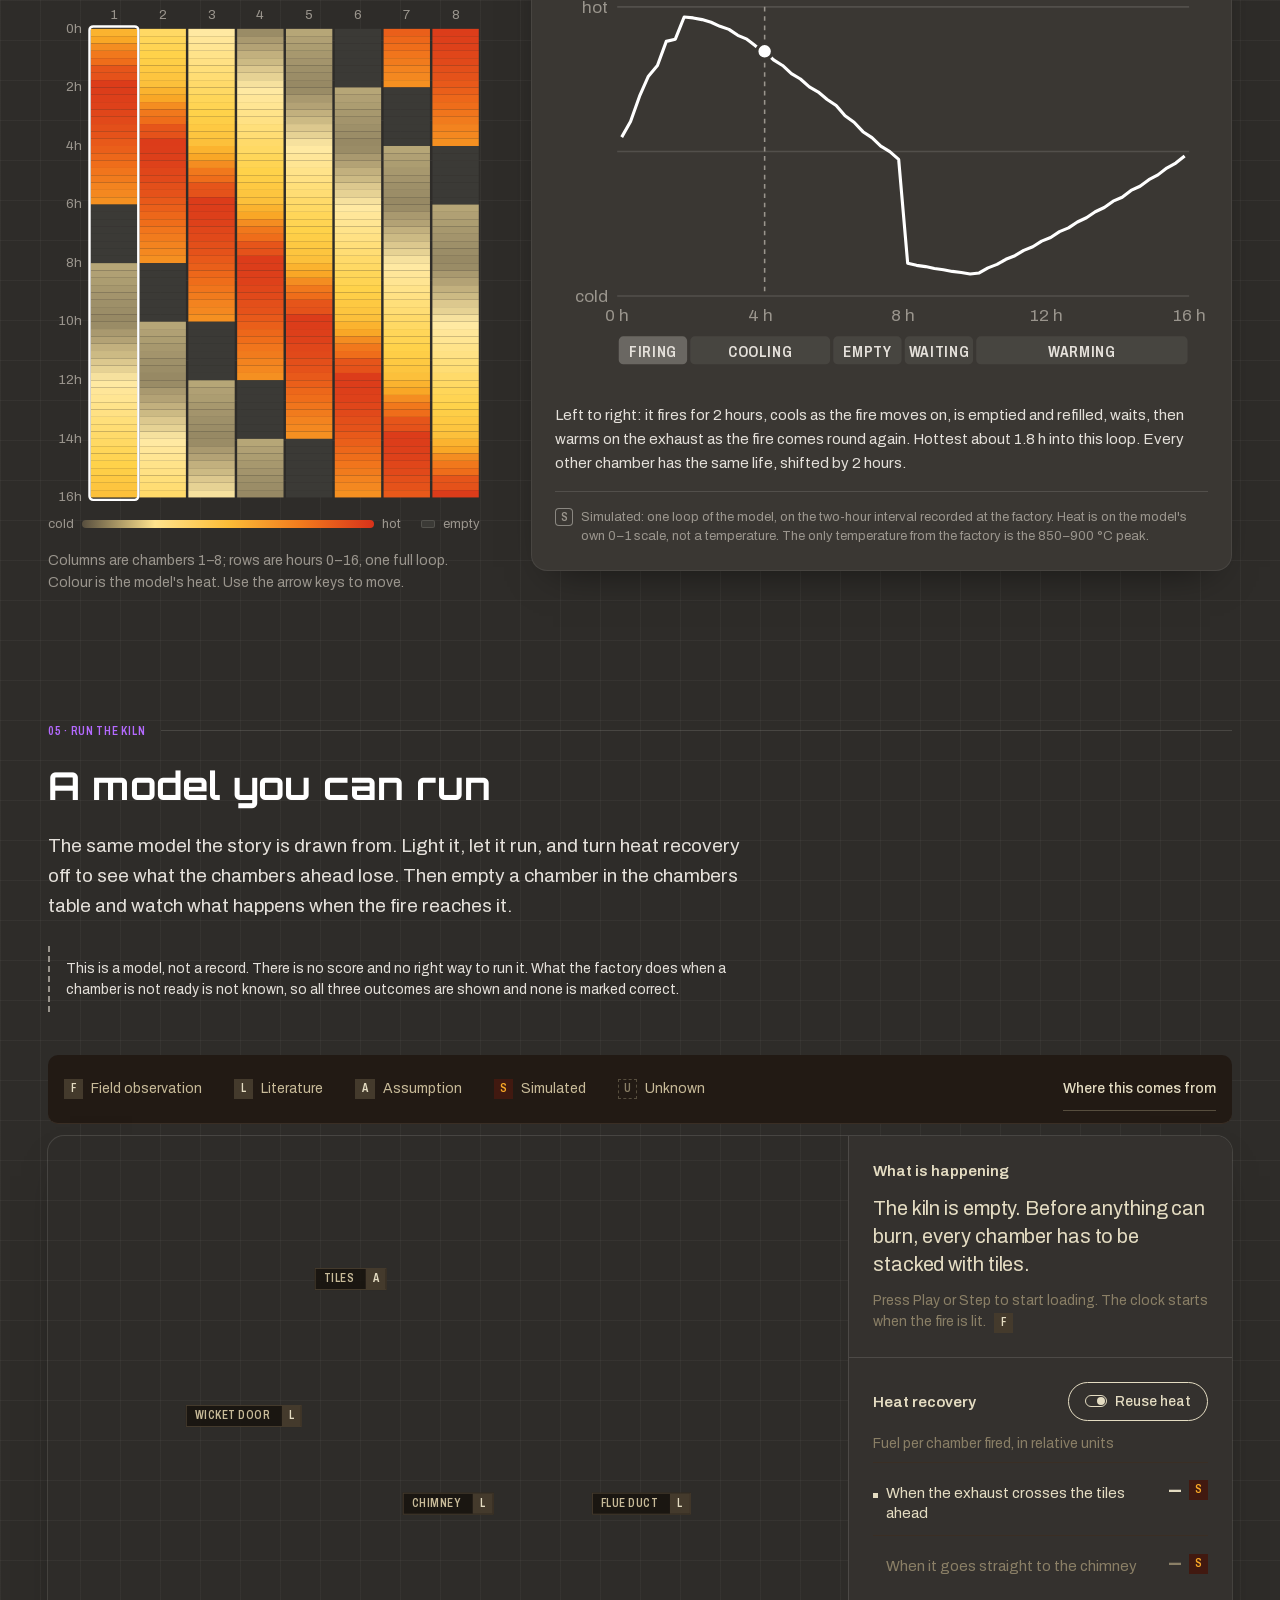
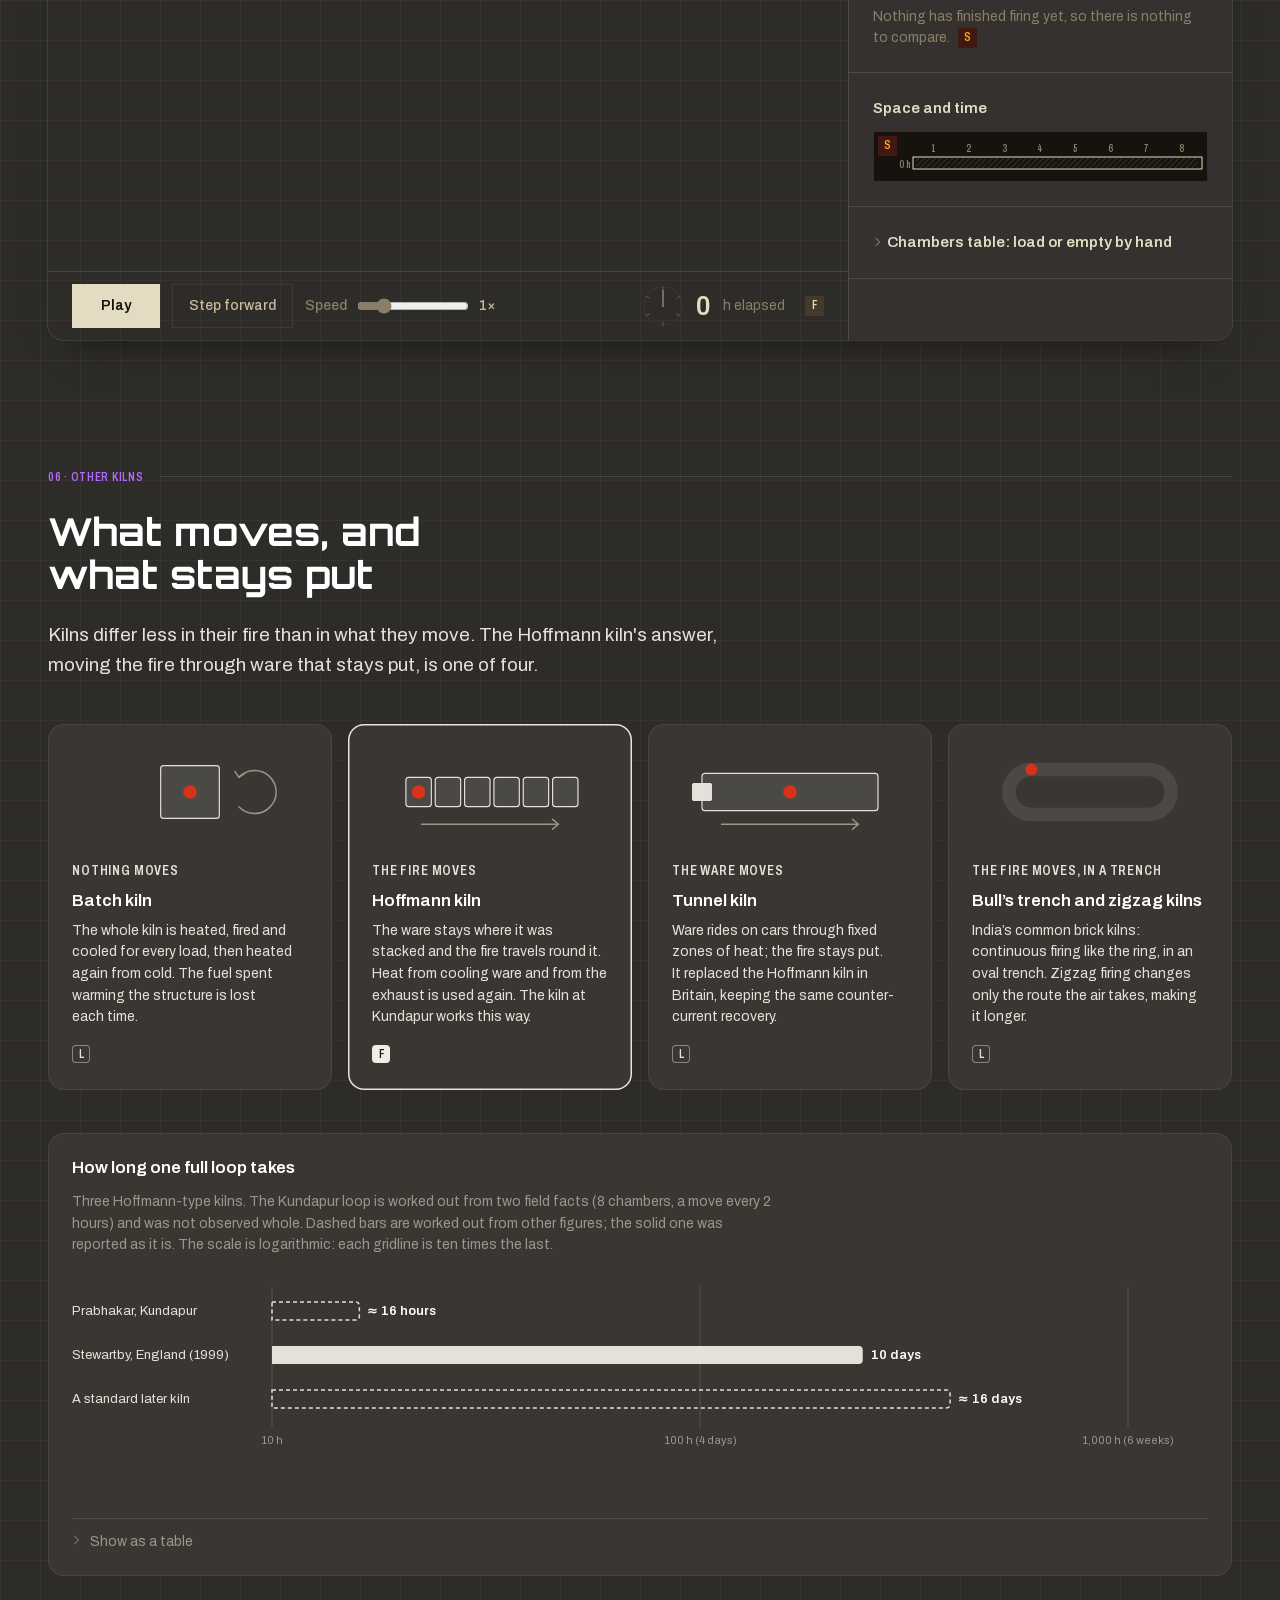
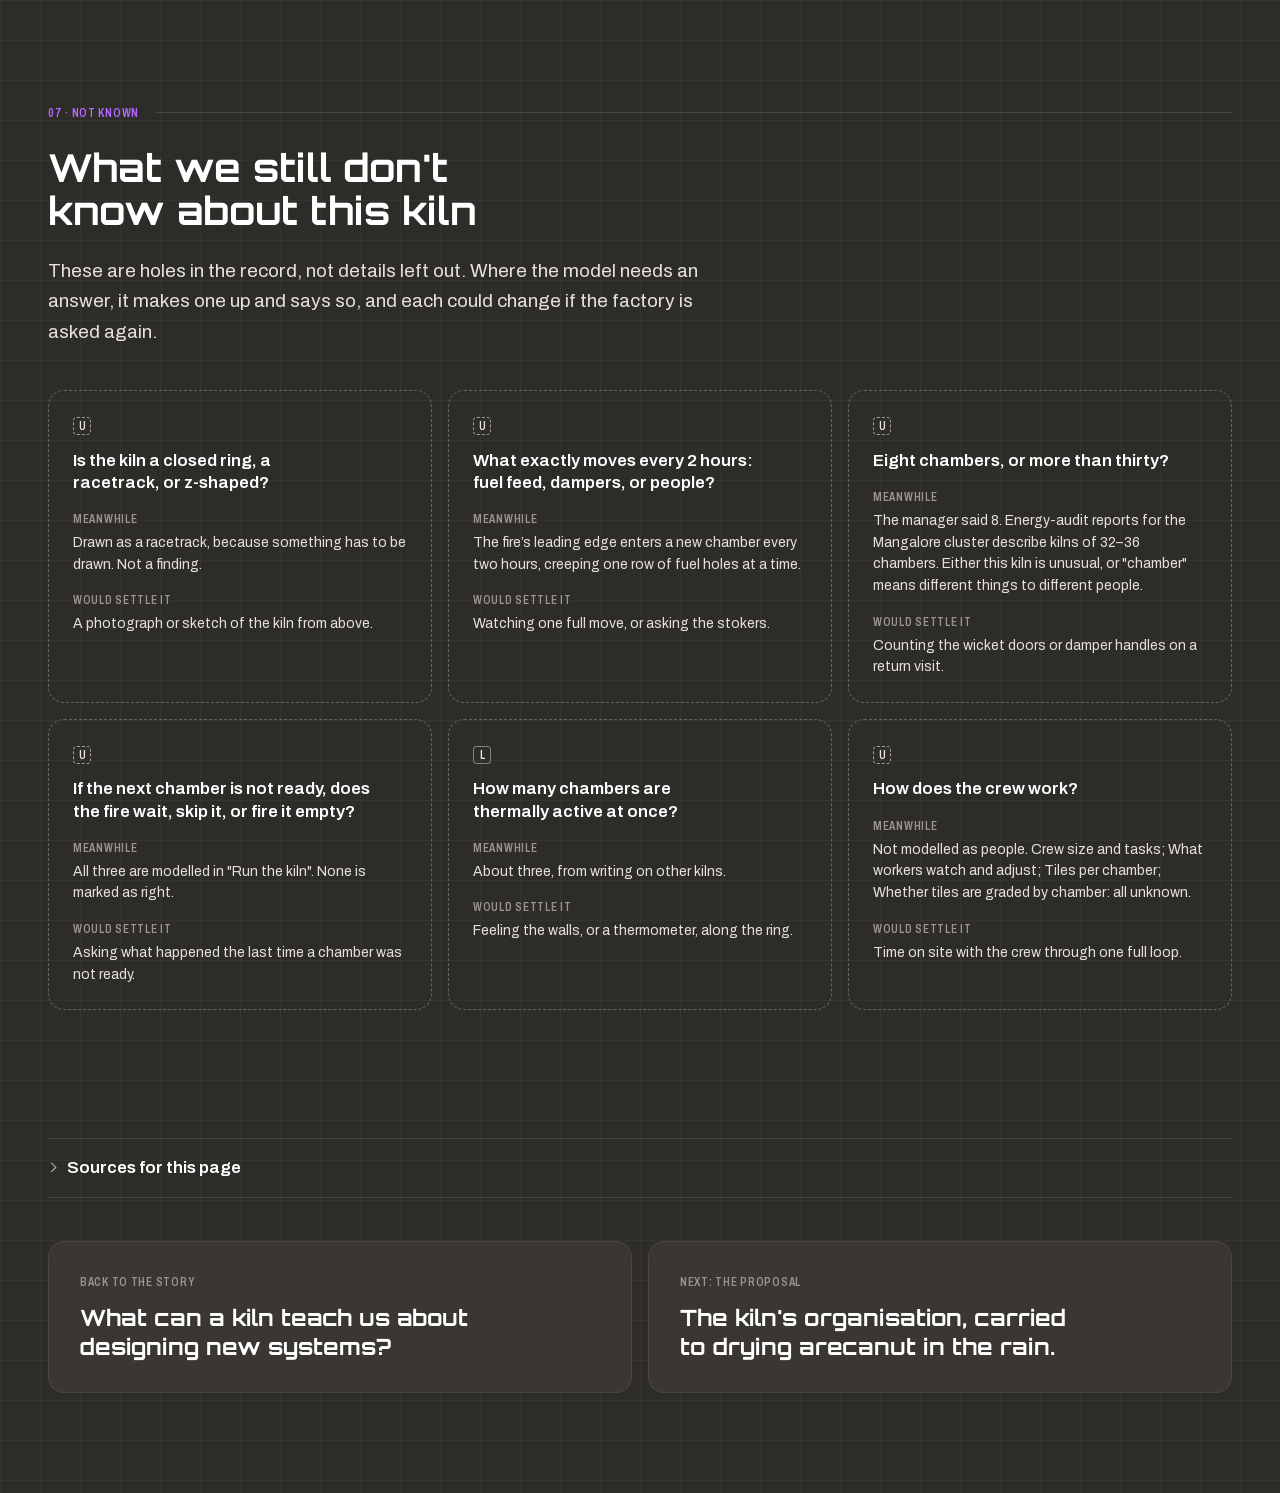
<file: kiln/kiln.html>
<!DOCTYPE html>
<html lang="en">
<head>
  <meta charset="utf-8">
  <meta name="viewport" content="width=device-width, initial-scale=1">
  <title>The kiln · Decoding Fire with Algorithms</title>
  <meta name="description" content="How the Hoffmann kiln works: its lineage, its parts, the route its air takes, a model you can run, and what is still not known about the kiln at Kundapur.">
  <link rel="preload" href="./vendor/fonts/archivo.woff2" as="font" type="font/woff2" crossorigin>
  <link rel="preload" href="./vendor/fonts/orbitron.woff2" as="font" type="font/woff2" crossorigin>
  <!-- One stamp for every local file: run `python3 bump-version.py` after any change. -->
  <link rel="stylesheet" href="site.css?v=20261127a">
  <!-- style.css carries the runnable kiln's own styles (ring, side panel,
       transport, evidence strip, sheet); everything else on this page is in
       kiln-page.css. Its story sections are all class-scoped and absent here. -->
  <link rel="stylesheet" href="style.css?v=20261127a">
  <link rel="stylesheet" href="kiln-page.css?v=20261127a">
  <script type="importmap">
  {
    "imports": {
      "three": "./vendor/three.module.js",
      "./scroll.js": "./scroll.js?v=20261127a",
      "./nav.js": "./nav.js?v=20261127a",
      "./kiln-page.js": "./kiln-page.js?v=20261127a",
      "./config.js": "./config.js?v=20261127a",
      "./engine.js": "./engine.js?v=20261127a",
      "./history.js": "./history.js?v=20261127a",
      "./tourRun.js": "./tourRun.js?v=20261127a",
      "./views/ring.js": "./views/ring.js?v=20261127a",
      "./views/panel.js": "./views/panel.js?v=20261127a",
      "./views/labels.js": "./views/labels.js?v=20261127a",
      "./views/chart.js": "./views/chart.js?v=20261127a",
      "./views/evidence.js": "./views/evidence.js?v=20261127a",
      "./views/clock.js": "./views/clock.js?v=20261127a",
      "./views/heatRamp.js": "./views/heatRamp.js?v=20261127a",
      "./views/kilnPath.js": "./views/kilnPath.js?v=20261127a",
      "./views/kilnDrawings.js": "./views/kilnDrawings.js?v=20261127a"
    }
  }
  </script>
  <script src="./vendor/d3.min.js"></script>
</head>
<!-- Evidence is always shown on this page, so there is no switch: the
     run section's chips, legend and sources button are on from the start. -->
<body class="page-kiln evidence-mode" data-page="kiln">
  <a class="skip-link" href="#run">Skip to the kiln you can run</a>

  <main class="kp">

    <!-- ===================================================================
         Opening. The page's question in one line, and the five things the
         factory told or showed us, each with how it is known.
         =================================================================== -->
    <header class="kp-hero" id="top">
      <p class="kp-mark">The original system</p>
      <h1 class="kp-title">The Hoffmann kiln</h1>
      <p class="kp-lede">A fire that never goes out, and a building organised around it. This page takes the kiln apart: where it came from, its parts, the route its air takes, a model you can run, and what is still not known about the one at Kundapur.</p>
      <p class="kp-back">In the <a href="./index.html">story</a>, the kiln gets a five-step tour. Here, the mechanism behind it.</p>

      <dl class="kp-facts" id="facts" aria-label="The kiln at Prabhakar Tile Works, in figures"></dl>
    </header>

    <!-- A quiet contents rail on wide screens: where you are on a long page. -->
    <nav class="kp-rail" aria-label="On this page">
      <ol>
        <li><a href="#lineage"><b>01</b>Lineage</a></li>
        <li><a href="#anatomy"><b>02</b>Anatomy</a></li>
        <li><a href="#air"><b>03</b>The air's route</a></li>
        <li><a href="#readings"><b>04</b>Two readings</a></li>
        <li><a href="#run"><b>05</b>Run the kiln</a></li>
        <li><a href="#kilns"><b>06</b>Other kilns</a></li>
        <li><a href="#unknowns"><b>07</b>Not known</a></li>
      </ol>
    </nav>

    <!-- ===================================================================
         01 Lineage
         =================================================================== -->
    <section class="kp-sec" id="lineage" aria-labelledby="lineage-h">
      <header class="kp-sec-head">
        <p class="kp-num">01 · Lineage</p>
        <h2 id="lineage-h">An idea that travelled, and changed shape on the way</h2>
        <p class="kp-sec-lede">Hoffmann's kiln was copied around the world within forty years. It reached the Mangalore coast as part of a new tile industry, and it is one of the last of its kind still firing there.</p>
      </header>

      <ol class="kp-timeline" id="timeline"></ol>

      <div class="kp-split">
        <figure class="kp-figure">
          <figcaption class="kp-figure-h">Plans changed as the kiln spread <span class="chip" data-ev="L">L</span></figcaption>
          <div class="kp-shapes" id="shapes"></div>
          <p class="kp-note">Circular first, then elliptical, then the rectangular "racetrack", which was cheaper to build and drew air more evenly. A kiln at the Albuquerque factory in Mangalore is described as z-shaped. Which shape the Kundapur kiln has is not known.</p>
        </figure>

        <figure class="kp-figure">
          <figcaption class="kp-figure-h">Tile factories in Mangalore <span class="chip" data-ev="L">L</span></figcaption>
          <div class="kp-decline" id="decline"></div>
          <p class="kp-note">Reasons given in the reports: a shift to concrete roofs, clay running short, rising labour and transport costs. The count is for Mangalore only; it says nothing about how many remain around Kundapur.</p>
        </figure>
      </div>
    </section>

    <!-- ===================================================================
         02 Anatomy
         =================================================================== -->
    <section class="kp-sec" id="anatomy" aria-labelledby="anatomy-h">
      <header class="kp-sec-head">
        <p class="kp-num">02 · Anatomy</p>
        <h2 id="anatomy-h">The parts, and how each is known</h2>
        <p class="kp-sec-lede">Only a few parts were seen at Kundapur. The rest come from writing about other Hoffmann kilns, or are drawn because something has to be. Choose a part to see where it sits and what is known about it.</p>
      </header>

      <div class="kp-anatomy">
        <ul class="kp-parts" id="parts" aria-label="Parts of the kiln"></ul>

        <div class="kp-drawings">
          <figure class="kp-drawing">
            <figcaption><span>Plan</span><em><span class="chip" data-ev="U">U</span> Drawn as a racetrack. The real shape is not known.</em></figcaption>
            <svg id="plan" viewBox="0 0 640 420" role="img" aria-label="Plan of the kiln: eight chambers in a loop around a central island and chimney"></svg>
          </figure>
          <figure class="kp-drawing">
            <figcaption><span>Section through one chamber</span><em>Schematic, not to scale.</em></figcaption>
            <svg id="section" viewBox="0 0 640 420" role="img" aria-label="Cross-section through one chamber: arched tunnel, stacked tiles, fuel holes in the roof, wicket door, damper and flue"></svg>
          </figure>
        </div>

        <article class="kp-part-card" id="part-card" aria-live="polite"></article>
      </div>
    </section>

    <!-- ===================================================================
         03 The air's route
         =================================================================== -->
    <section class="kp-sec" id="air" aria-labelledby="air-h">
      <header class="kp-sec-head">
        <p class="kp-num">03 · The air's route</p>
        <h2 id="air-h">One way in, one way out</h2>
        <p class="kp-sec-lede">The saving does not come from a better fire. It comes from the order in which the air meets the tiles. Here the loop is unrolled into a line, so the whole route can be followed.</p>
      </header>

      <div class="kp-air">
        <!-- Only the drawing scrolls sideways on a phone; the steps and the
             card below it stay at the screen's width. -->
        <div class="kp-air-scroll">
          <svg class="kp-air-svg" id="air-svg" viewBox="0 0 960 300" role="img" aria-labelledby="air-step-h"></svg>
        </div>

        <div class="kp-air-controls">
          <ol class="kp-air-steps" id="air-steps" aria-label="Stages of the air's route"></ol>
          <article class="kp-air-card" aria-live="polite">
            <h3 id="air-step-h"></h3>
            <p id="air-step-text"></p>
            <p class="kp-air-ev" id="air-step-ev"></p>
          </article>
        </div>
      </div>

      <details class="kp-aside">
        <summary>What an energy audit of this tile cluster proposed</summary>
        <div>
          <p>Between 2008 and 2012, India's Bureau of Energy Efficiency audited tile kilns in the Mangalore–Kundapura cluster. Its reports found exhaust leaving the kilns at about 350–400 °C, and no temperature measurement anywhere in the cluster: firing was held by the stokers' skill. Its first proposal was a movable fan that pulls the exhaust through <em>more</em> chambers of unfired tiles before it leaves.</p>
          <p>In this page's terms: let the air cross more tiles ahead before the open damper. The savings in the reports are projections. No evidence was found that any of them were carried out.</p>
          <p class="kp-src"><span class="chip" data-ev="L">L</span> BEE (2012), detailed project reports for the Mangalore tile cluster: <a href="https://sameeeksha.org/pdf/dpr/Mangalore_tiles_cluster/" rel="noopener">SAMEEEKSHA directory</a>.</p>
        </div>
      </details>
    </section>

    <!-- ===================================================================
         04 Two readings
         =================================================================== -->
    <section class="kp-sec" id="readings" aria-labelledby="readings-h">
      <header class="kp-sec-head">
        <p class="kp-num">04 · Two readings</p>
        <h2 id="readings-h">One chamber's life, or one moment of the whole kiln</h2>
        <p class="kp-sec-lede">Every chamber goes through the same firing, two hours behind the one before it. Read the table below down a column and you get one chamber's life; read it across a row and you get the whole kiln at one moment, every chamber at a different stage.</p>
      </header>

      <div class="kp-readings">
        <div class="kp-grid-wrap">
          <div class="kp-toggle" role="radiogroup" aria-label="Read the table">
            <button type="button" role="radio" aria-checked="true" data-read="col">Down a column: one chamber</button>
            <button type="button" role="radio" aria-checked="false" data-read="row">Across a row: one moment</button>
          </div>
          <div class="kp-grid" id="grid" tabindex="0" aria-describedby="grid-help"></div>
          <p class="kp-note" id="grid-help">Columns are chambers 1–8; rows are hours 0–16, one full loop. Colour is the model's heat. Use the arrow keys to move.</p>
        </div>
        <div class="kp-read-out" aria-live="polite">
          <h3 id="read-h"></h3>
          <svg class="kp-read-chart" id="read-chart" viewBox="0 0 420 260" role="img"></svg>
          <p class="kp-read-text" id="read-text"></p>
          <p class="kp-src"><span class="chip" data-ev="S">S</span> Simulated: one loop of the model, on the two-hour interval recorded at the factory. Heat is on the model's own 0–1 scale, not a temperature. The only temperature from the factory is the 850–900 °C peak.</p>
        </div>
      </div>
    </section>

    <!-- ===================================================================
         05 Run the kiln. The dashboard the story no longer shows: the same
         engine, ring, chart and panels, with the same ids, so main.js's
         wiring carries over unchanged in kiln-page.js.
         =================================================================== -->
    <section class="kp-sec kp-sec--run" id="run" aria-labelledby="run-h">
      <header class="kp-sec-head">
        <p class="kp-num">05 · Run the kiln</p>
        <h2 id="run-h">A model you can run</h2>
        <p class="kp-sec-lede">The same model the story is drawn from. Light it, let it run, and turn heat recovery off to see what the chambers ahead lose. Then empty a chamber in the chambers table and watch what happens when the fire reaches it.</p>
        <p class="kp-model-note">This is a model, not a record. There is no score and no right way to run it. What the factory does when a chamber is not ready is not known, so all three outcomes are shown and none is marked correct.</p>
      </header>

      <div class="evidence-strip" id="evidence-strip" hidden>
        <ul class="legend" id="legend"></ul>
        <button type="button" class="ctrl" id="btn-sources">Where this comes from</button>
      </div>

      <div class="kp-run">
        <div class="stage">
          <section class="ring-pane">
            <canvas id="ring-canvas"></canvas>
            <div id="label-layer" class="label-layer" aria-hidden="true"></div>
            <div class="transport" id="transport">
              <button id="btn-play" class="ctrl">Play</button>
              <button id="btn-step" class="ctrl">Step forward</button>
              <label class="speed">
                Speed
                <input type="range" id="speed" min="0.25" max="4" step="0.25" value="1">
                <output id="speed-out">1&times;</output>
              </label>
              <div class="clock" data-ev="F">
                <svg class="dial" id="dial" viewBox="-50 -50 100 100" aria-hidden="true">
                  <circle class="dial-rim" cx="0" cy="0" r="46"></circle>
                  <g class="dial-marks" id="dial-marks"></g>
                  <line class="dial-hand" id="dial-hand" x1="0" y1="0" x2="0" y2="-37"></line>
                  <circle class="dial-pin" cx="0" cy="0" r="2.5"></circle>
                </svg>
                <span class="clock-value" id="clock-value">0</span>
                <span class="clock-unit">h elapsed</span>
              </div>
            </div>
          </section>

          <aside class="side" data-native-scroll>
            <section class="context-pane">
              <h2 class="pane-title">What is happening</h2>
              <div id="context" class="context"></div>
            </section>

            <section class="recovery-pane">
              <div class="recovery-head">
                <h2 class="pane-title">Heat recovery</h2>
                <label class="pill">
                  <input type="checkbox" id="recovery" checked>
                  <span>Reuse heat</span>
                </label>
              </div>
              <p class="fuel-unit muted">Fuel per chamber fired, in relative units</p>
              <dl class="fuel-compare" id="fuel-compare">
                <div class="fuel-row" data-mode="on">
                  <span class="fuel-mark" aria-hidden="true"></span>
                  <dt>When the exhaust crosses the tiles ahead</dt>
                  <dd><span class="fuel-value" data-ev="S"><span id="fuel-on">&ndash;</span><span class="fuel-suffix">rel.</span></span></dd>
                  <dd class="fuel-why" id="why-on" data-ev="L"></dd>
                </div>
                <div class="fuel-row" data-mode="off">
                  <span class="fuel-mark" aria-hidden="true"></span>
                  <dt>When it goes straight to the chimney</dt>
                  <dd><span class="fuel-value" data-ev="S"><span id="fuel-off">&ndash;</span><span class="fuel-suffix">rel.</span></span></dd>
                  <dd class="fuel-why" id="why-off" data-ev="A"></dd>
                </div>
              </dl>
              <p class="qualifier" id="recovery-note" data-ev="S"></p>
            </section>

            <section class="chart-pane">
              <h2 class="pane-title">Space and time</h2>
              <div id="chart" class="chart-placeholder" data-ev="S" tabindex="0" role="slider" aria-label="Kiln time" aria-orientation="vertical" aria-valuemin="0" aria-valuemax="0" aria-valuenow="0" aria-valuetext="Not yet lit"></div>
            </section>

            <details class="debug-pane">
              <summary><h2 class="pane-title">Chambers table: load or empty by hand</h2></summary>
              <div id="debug"></div>
            </details>
          </aside>
        </div>
      </div>
    </section>

    <!-- ===================================================================
         06 Other kilns
         =================================================================== -->
    <section class="kp-sec" id="kilns" aria-labelledby="kilns-h">
      <header class="kp-sec-head">
        <p class="kp-num">06 · Other kilns</p>
        <h2 id="kilns-h">What moves, and what stays put</h2>
        <p class="kp-sec-lede">Kilns differ less in their fire than in what they move. The Hoffmann kiln's answer, moving the fire through ware that stays put, is one of four.</p>
      </header>

      <ul class="kp-types" id="types"></ul>

      <figure class="kp-figure kp-pace">
        <figcaption class="kp-figure-h">How long one full loop takes</figcaption>
        <p class="kp-note">Three Hoffmann-type kilns. The Kundapur loop is worked out from two field facts (8 chambers, a move every 2 hours) and was not observed whole. Dashed bars are worked out from other figures; the solid one was reported as it is. The scale is logarithmic: each gridline is ten times the last.</p>
        <div class="kp-pace-chart" id="pace"></div>
        <details class="kp-table-toggle">
          <summary>Show as a table</summary>
          <div id="pace-table"></div>
        </details>
      </figure>
    </section>

    <!-- ===================================================================
         07 Not known
         =================================================================== -->
    <section class="kp-sec" id="unknowns" aria-labelledby="unknowns-h">
      <header class="kp-sec-head">
        <p class="kp-num">07 · Not known</p>
        <h2 id="unknowns-h">What we still don't know about this kiln</h2>
        <p class="kp-sec-lede">These are holes in the record, not details left out. Where the model needs an answer, it makes one up and says so, and each could change if the factory is asked again.</p>
      </header>
      <ul class="kp-unknowns" id="unknown-list"></ul>
    </section>

    <!-- ===================================================================
         Sources for this page, and the way on.
         =================================================================== -->
    <section class="kp-sec kp-sec--end" aria-labelledby="sources-h">
      <details class="kp-sources">
        <summary><h2 id="sources-h">Sources for this page</h2></summary>
        <ul id="page-sources"></ul>
      </details>

      <nav class="kp-doors" aria-label="Where next">
        <a class="kp-door" href="./index.html">
          <span class="kp-door-k">Back to the story</span>
          <span class="kp-door-t">What can a kiln teach us about designing new systems?</span>
        </a>
        <a class="kp-door" href="./proposal.html">
          <span class="kp-door-k">Next: the proposal</span>
          <span class="kp-door-t">The kiln's organisation, carried to drying arecanut in the rain.</span>
        </a>
      </nav>
    </section>
  </main>

  <dialog class="sheet" id="sources">
    <header class="sheet-head">
      <h2>Where all this comes from</h2>
      <button type="button" class="ctrl" id="btn-sources-close">Close sources</button>
    </header>
    <div class="sheet-body" id="sources-body"></div>
  </dialog>

  <script type="module">import './kiln-page.js';</script>
</body>
</html>
</file>
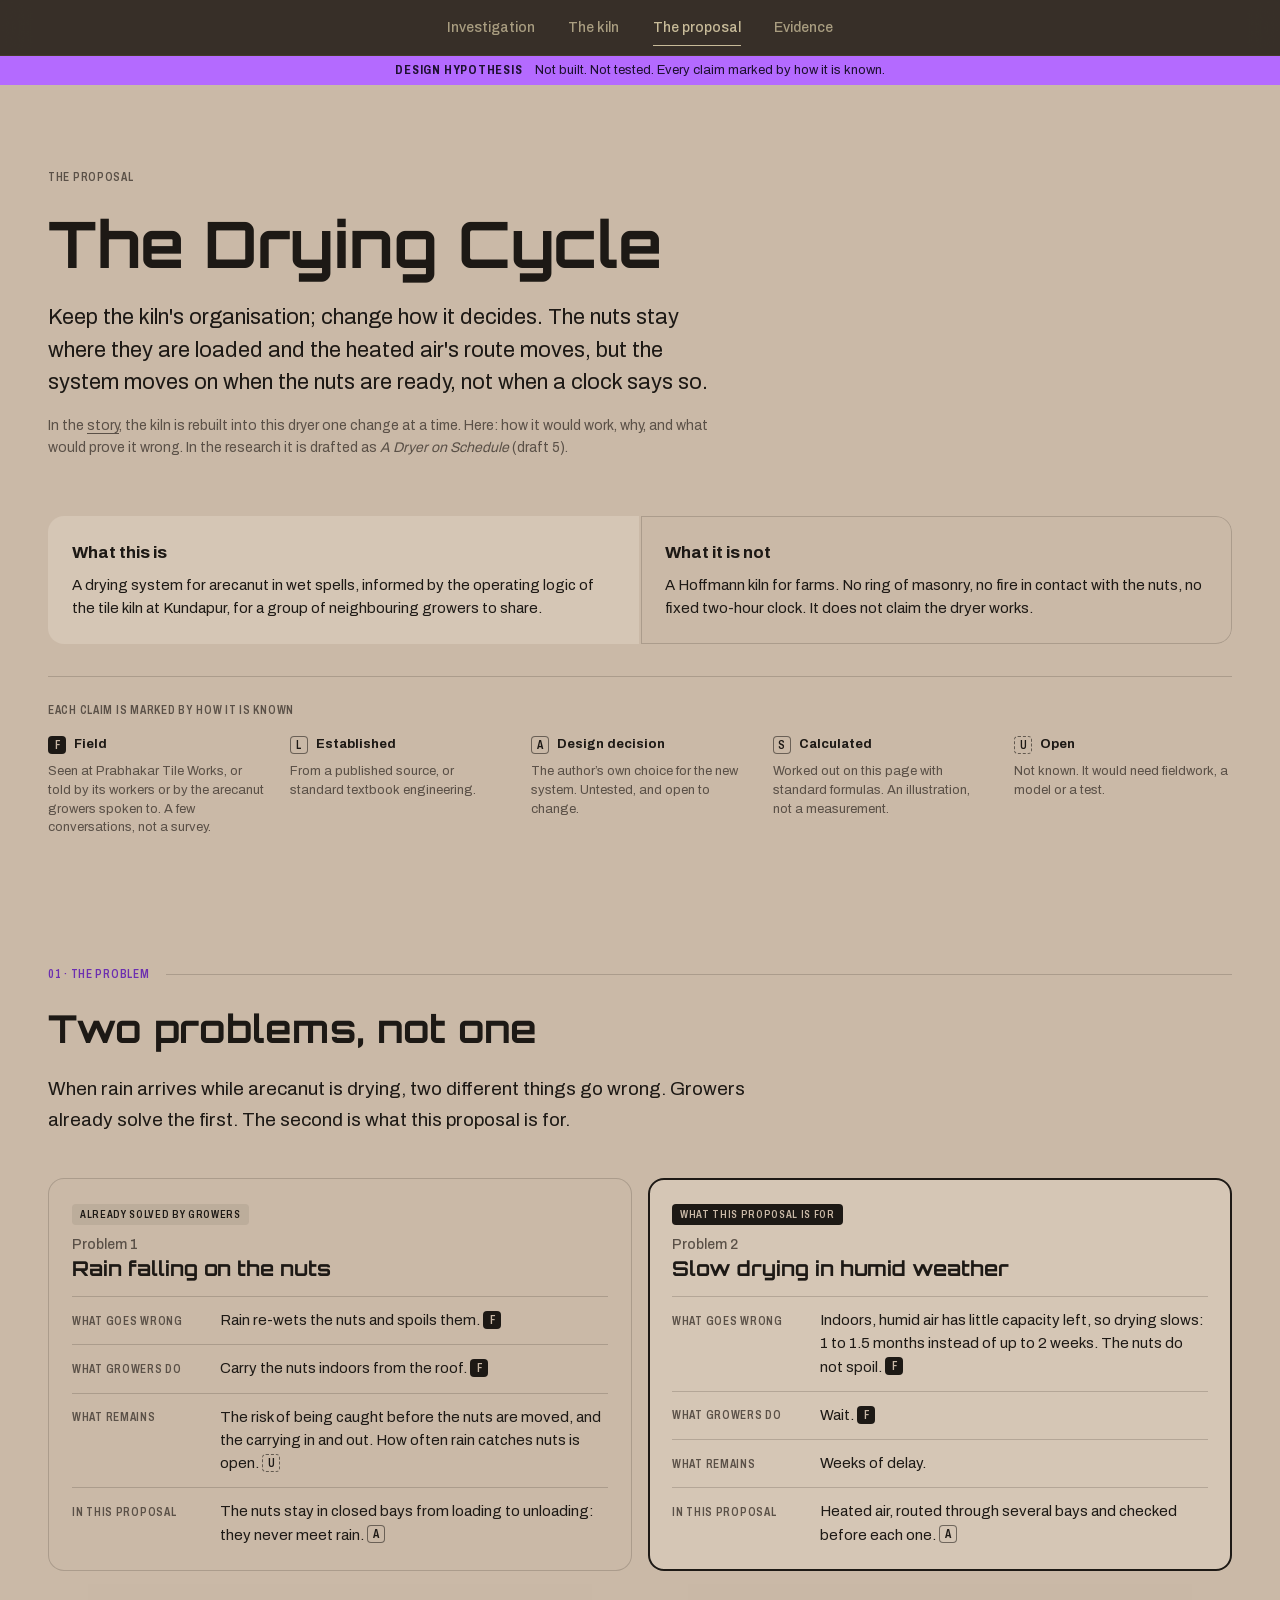
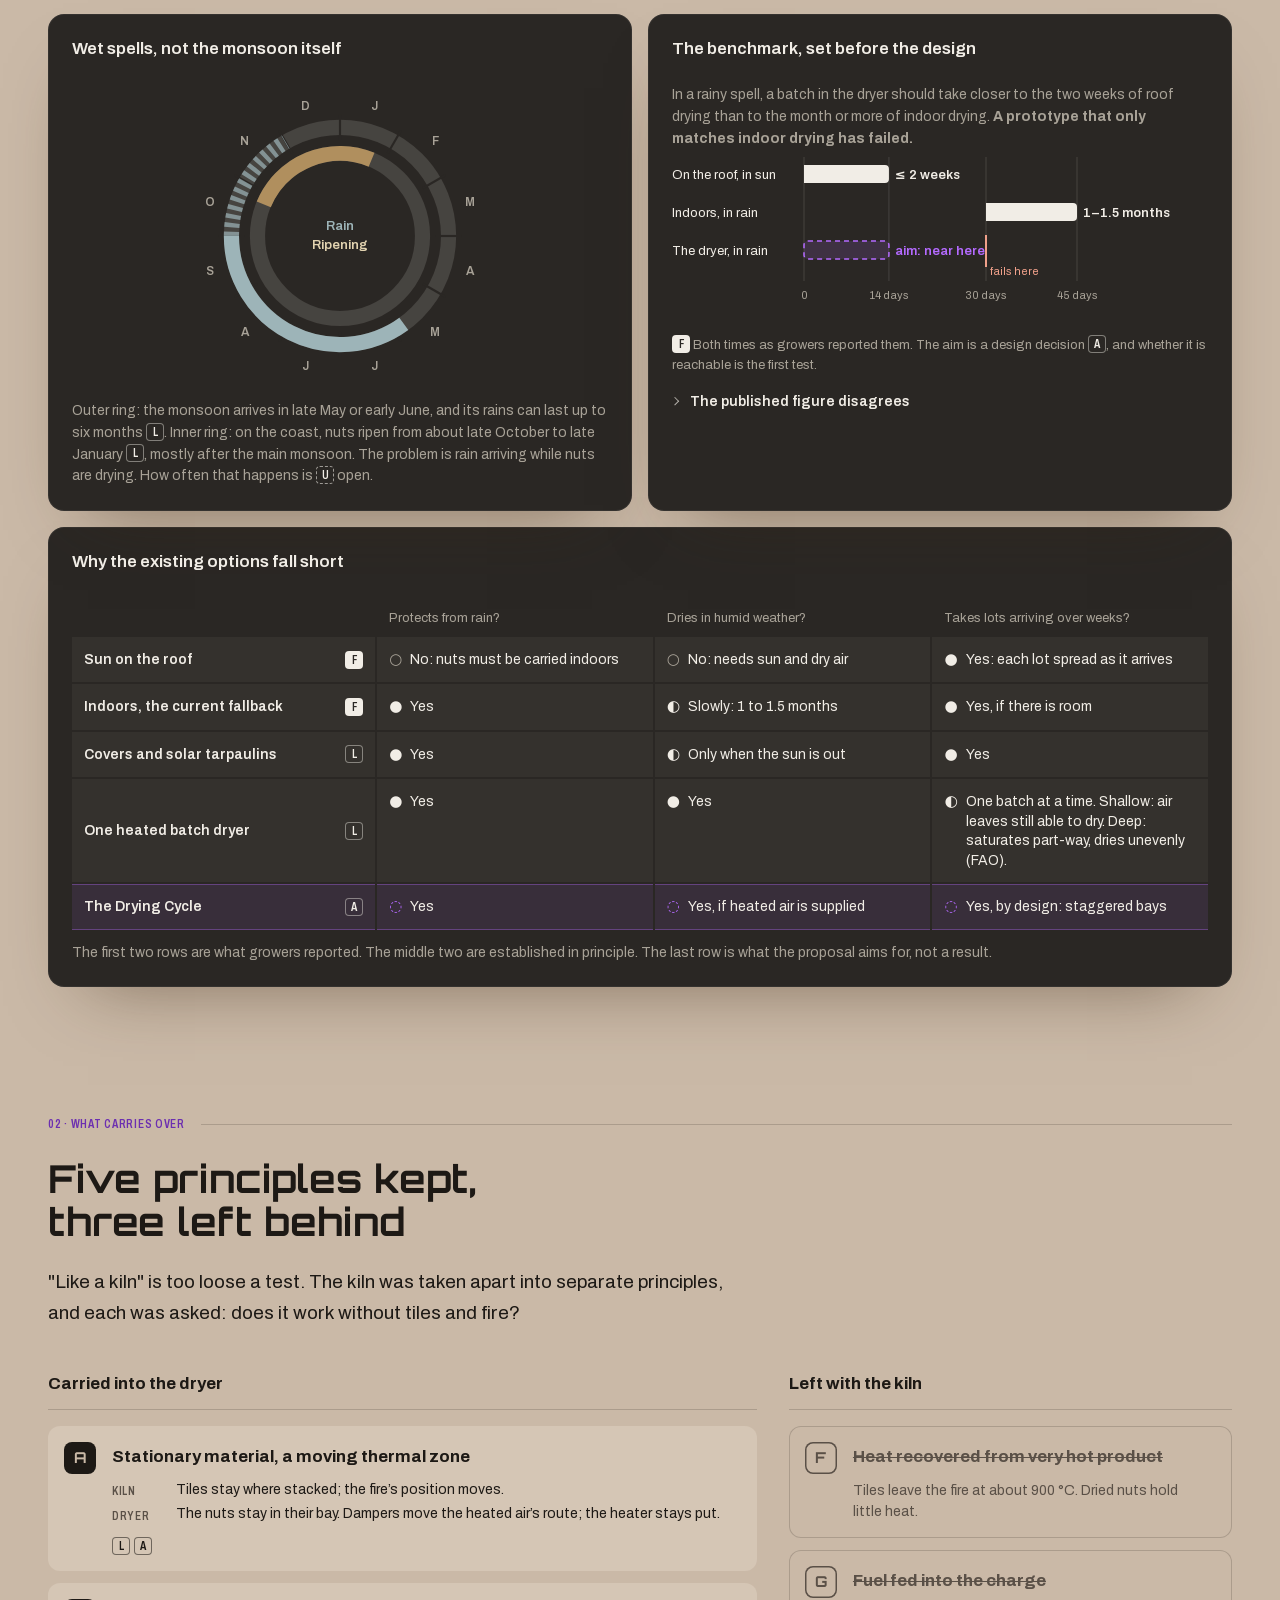
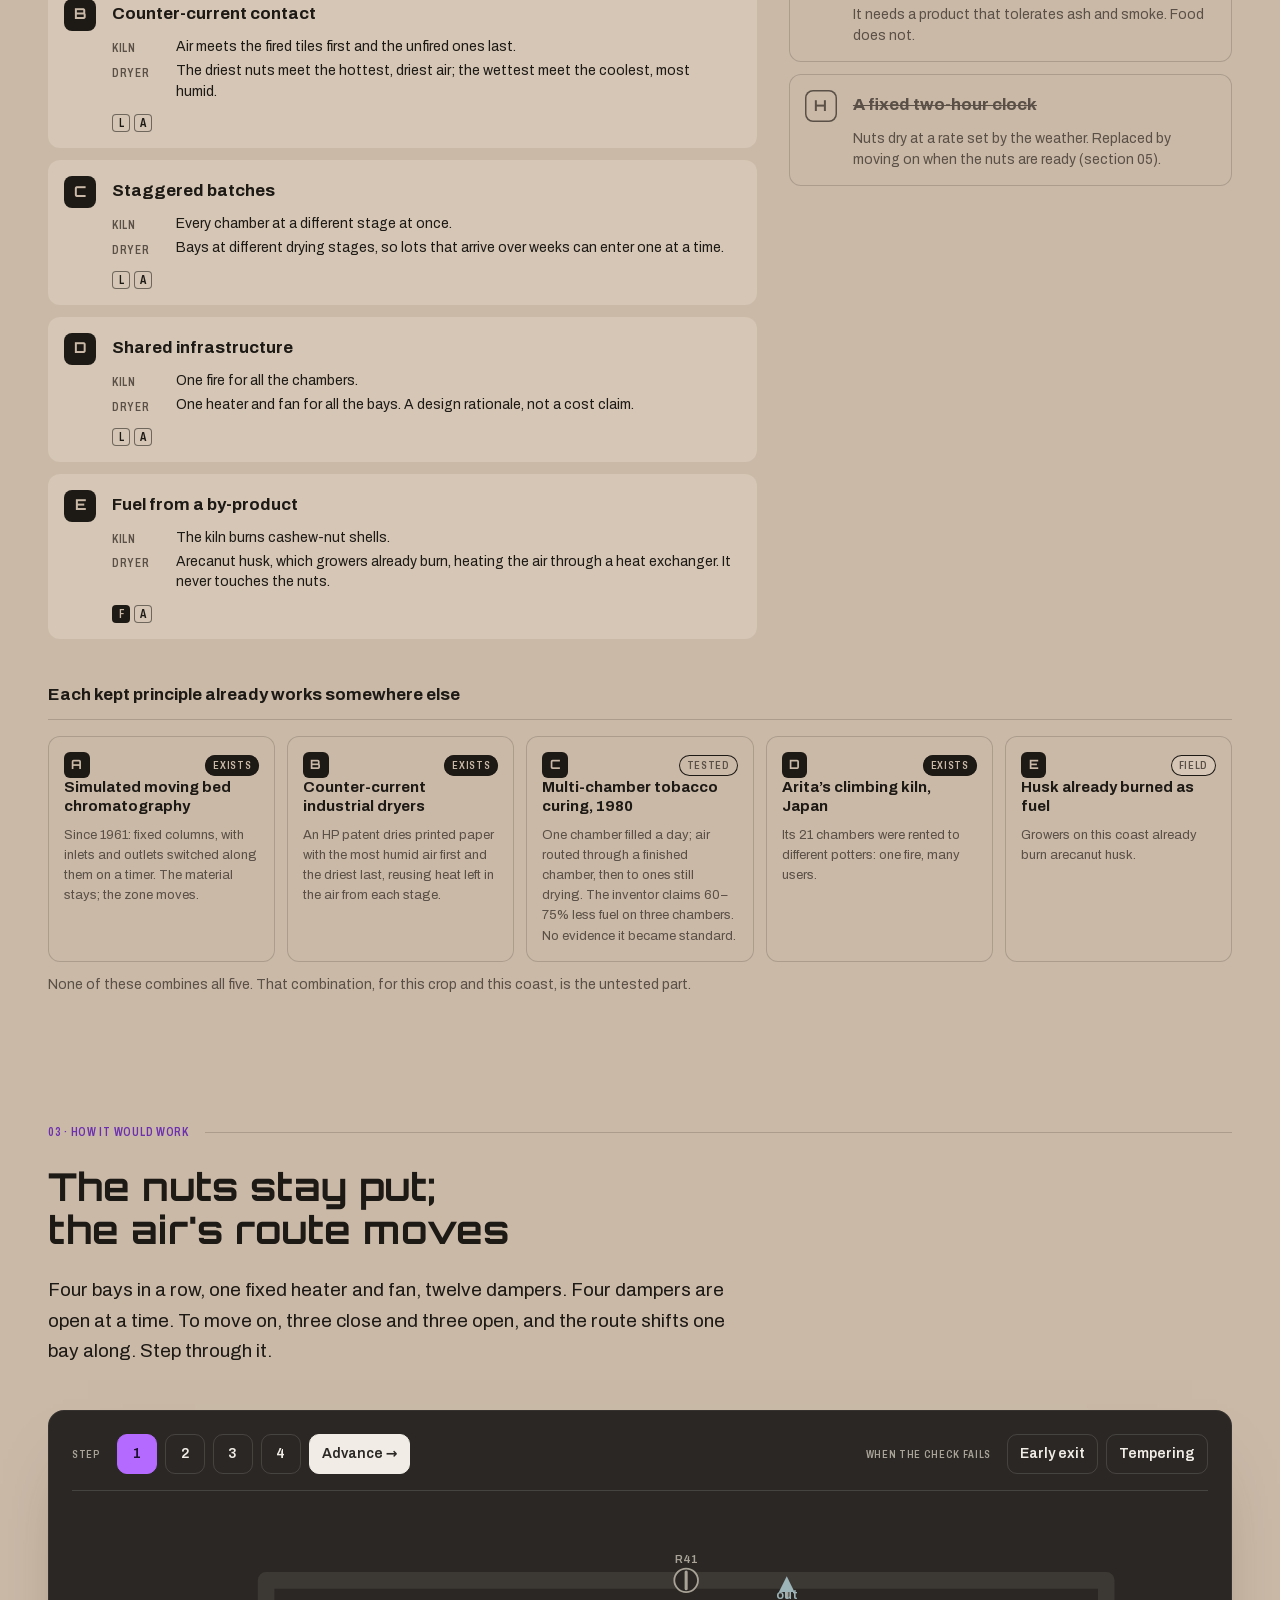
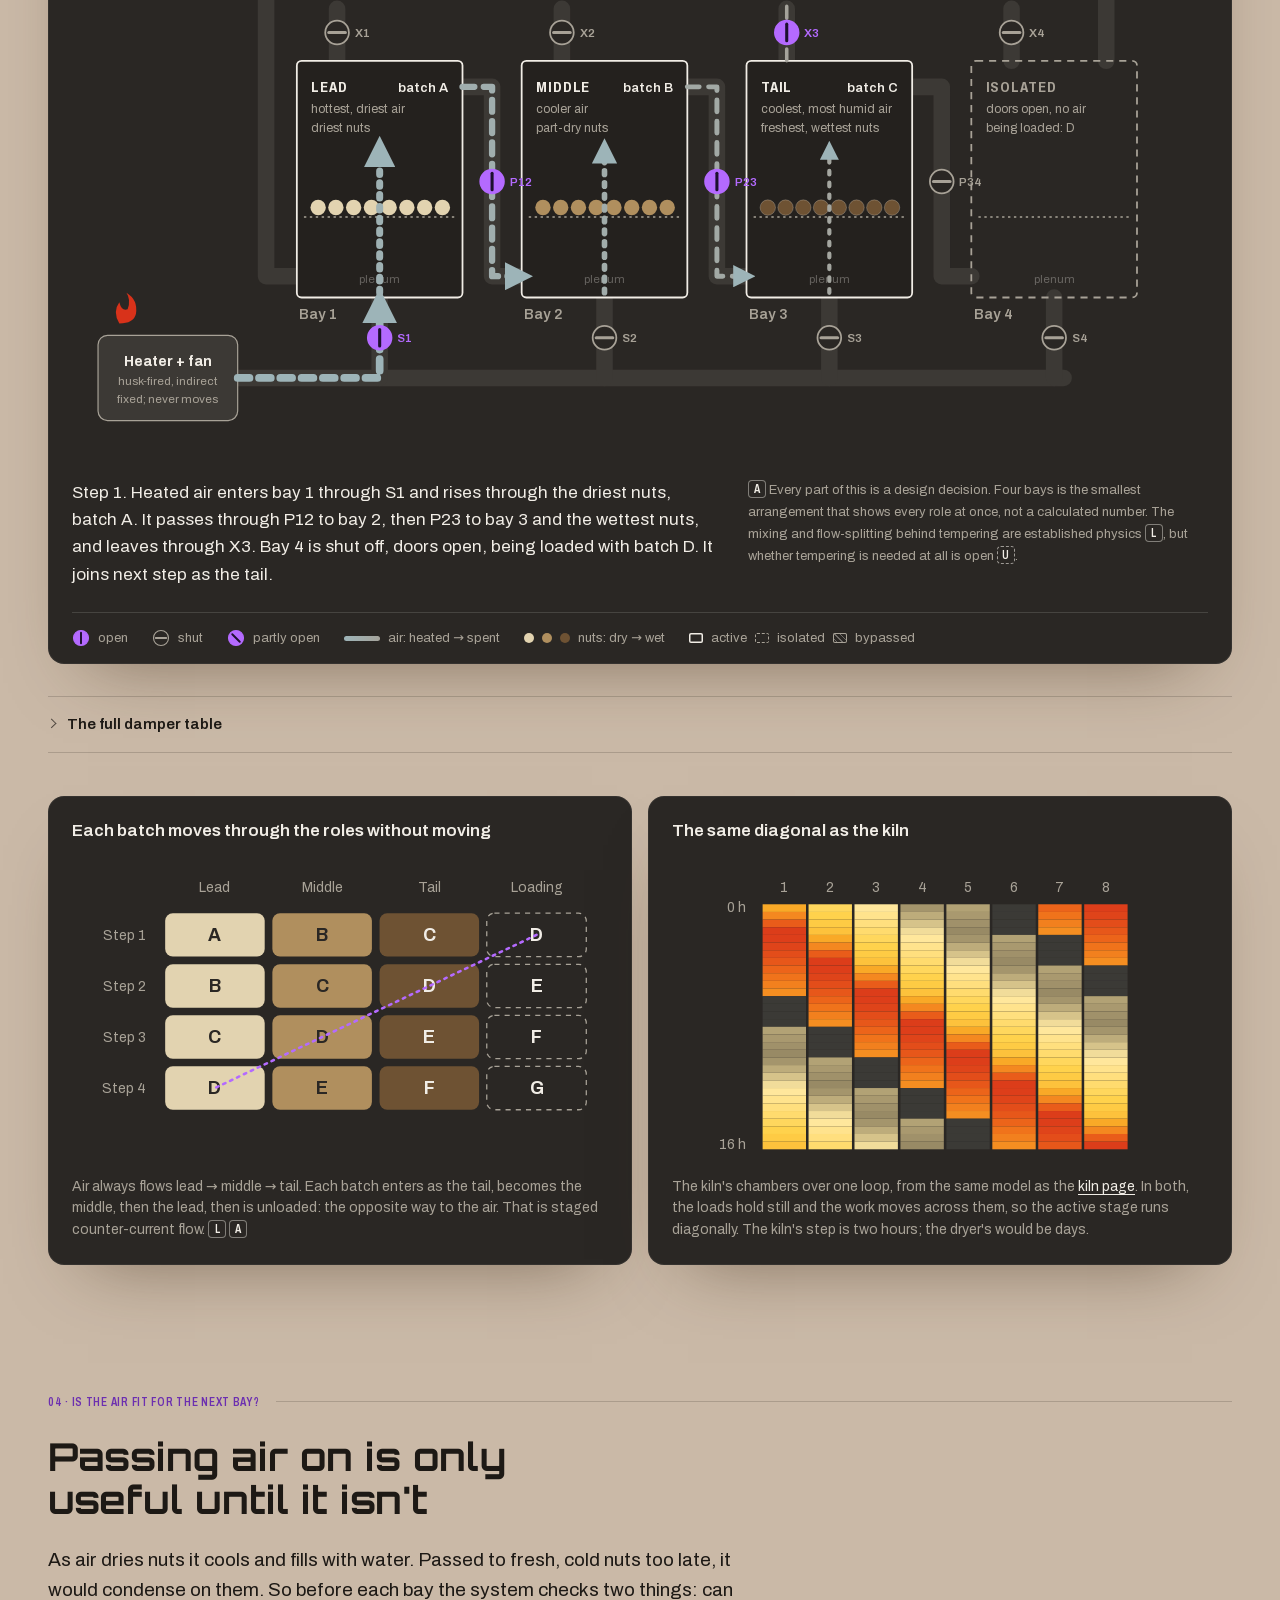
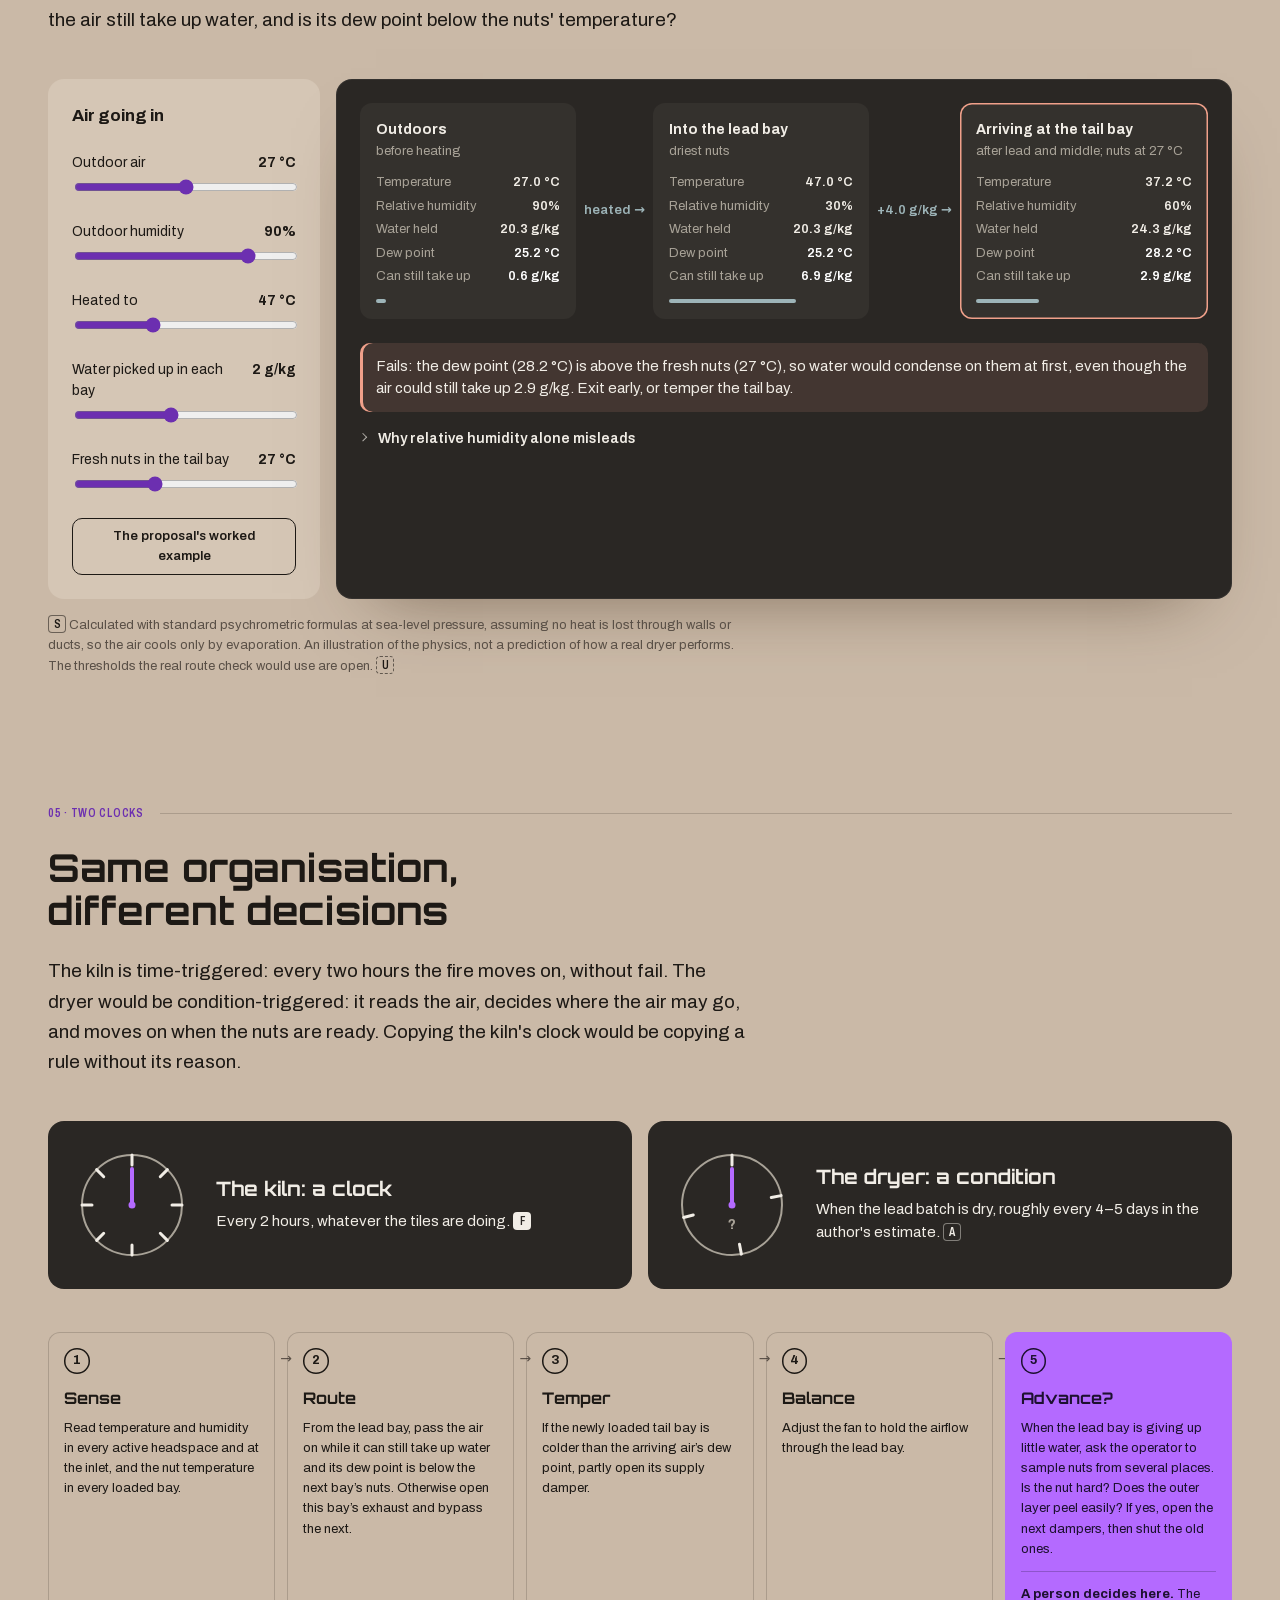
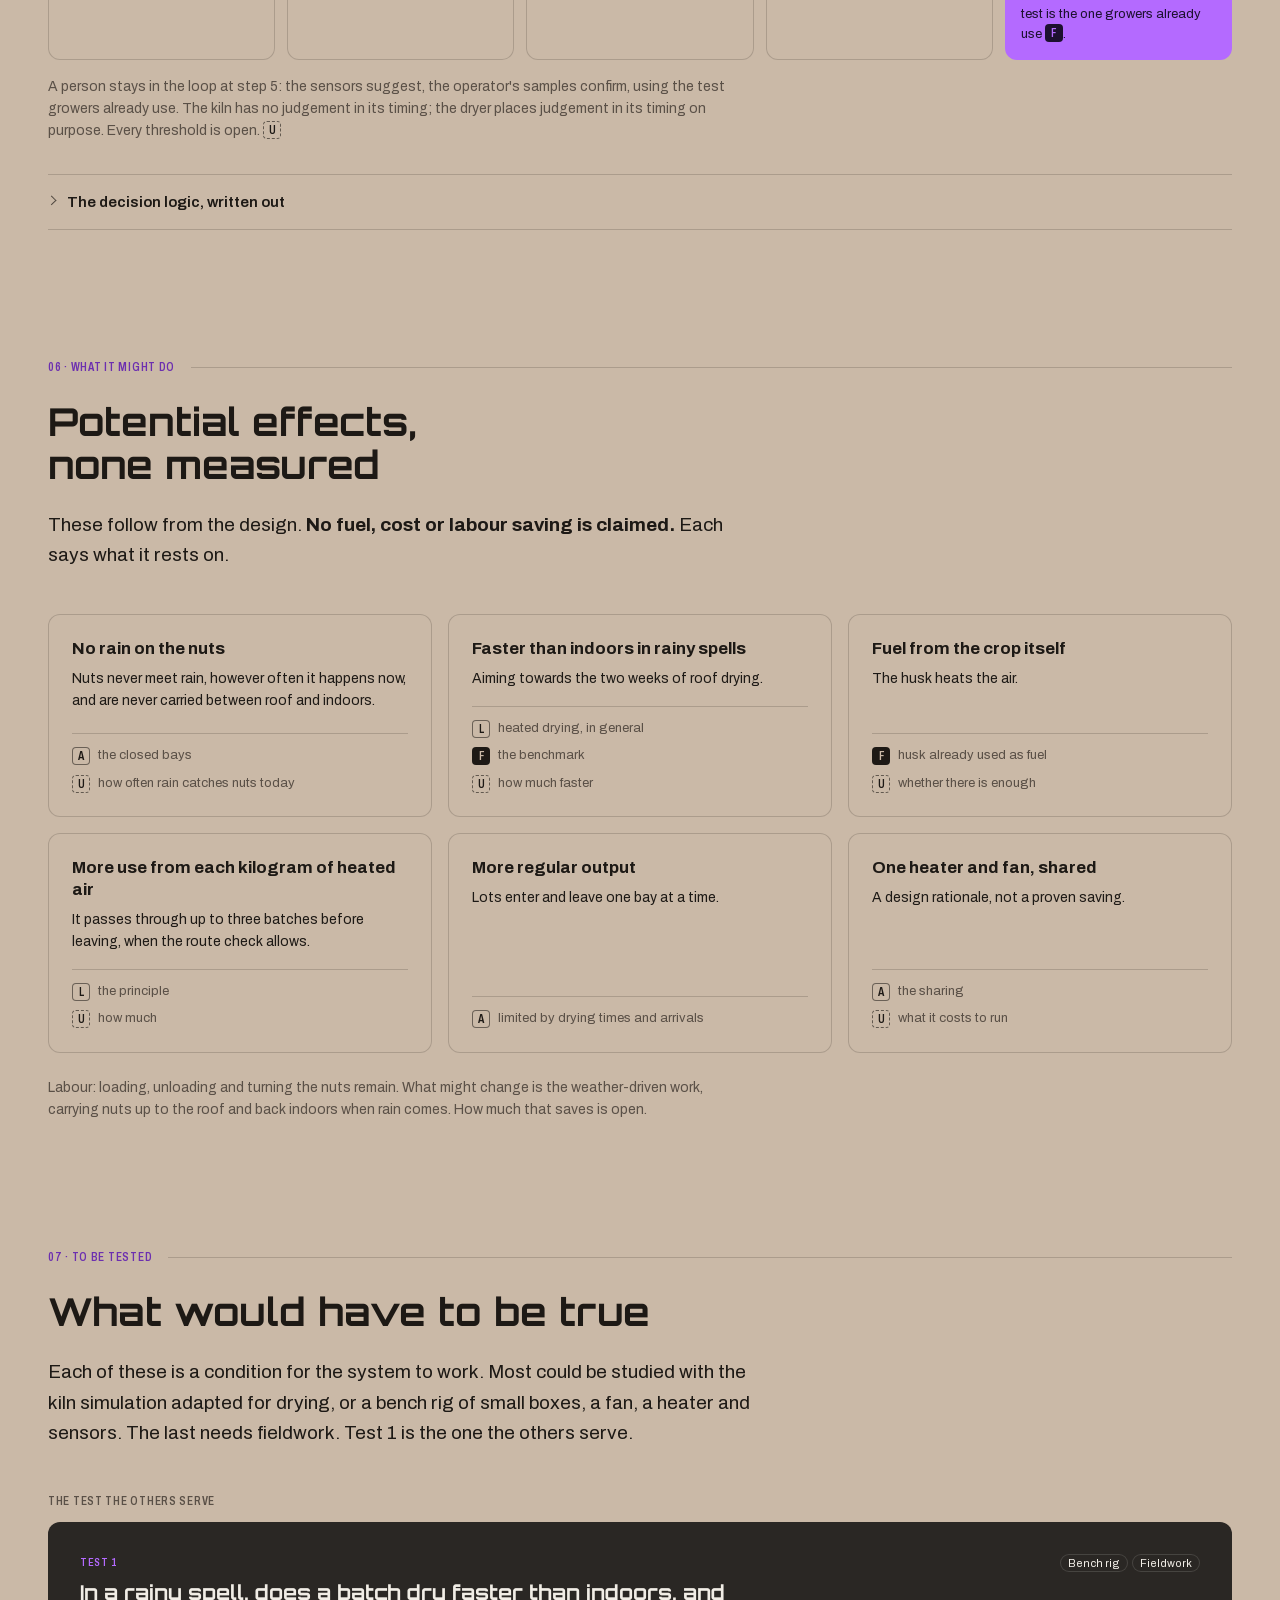
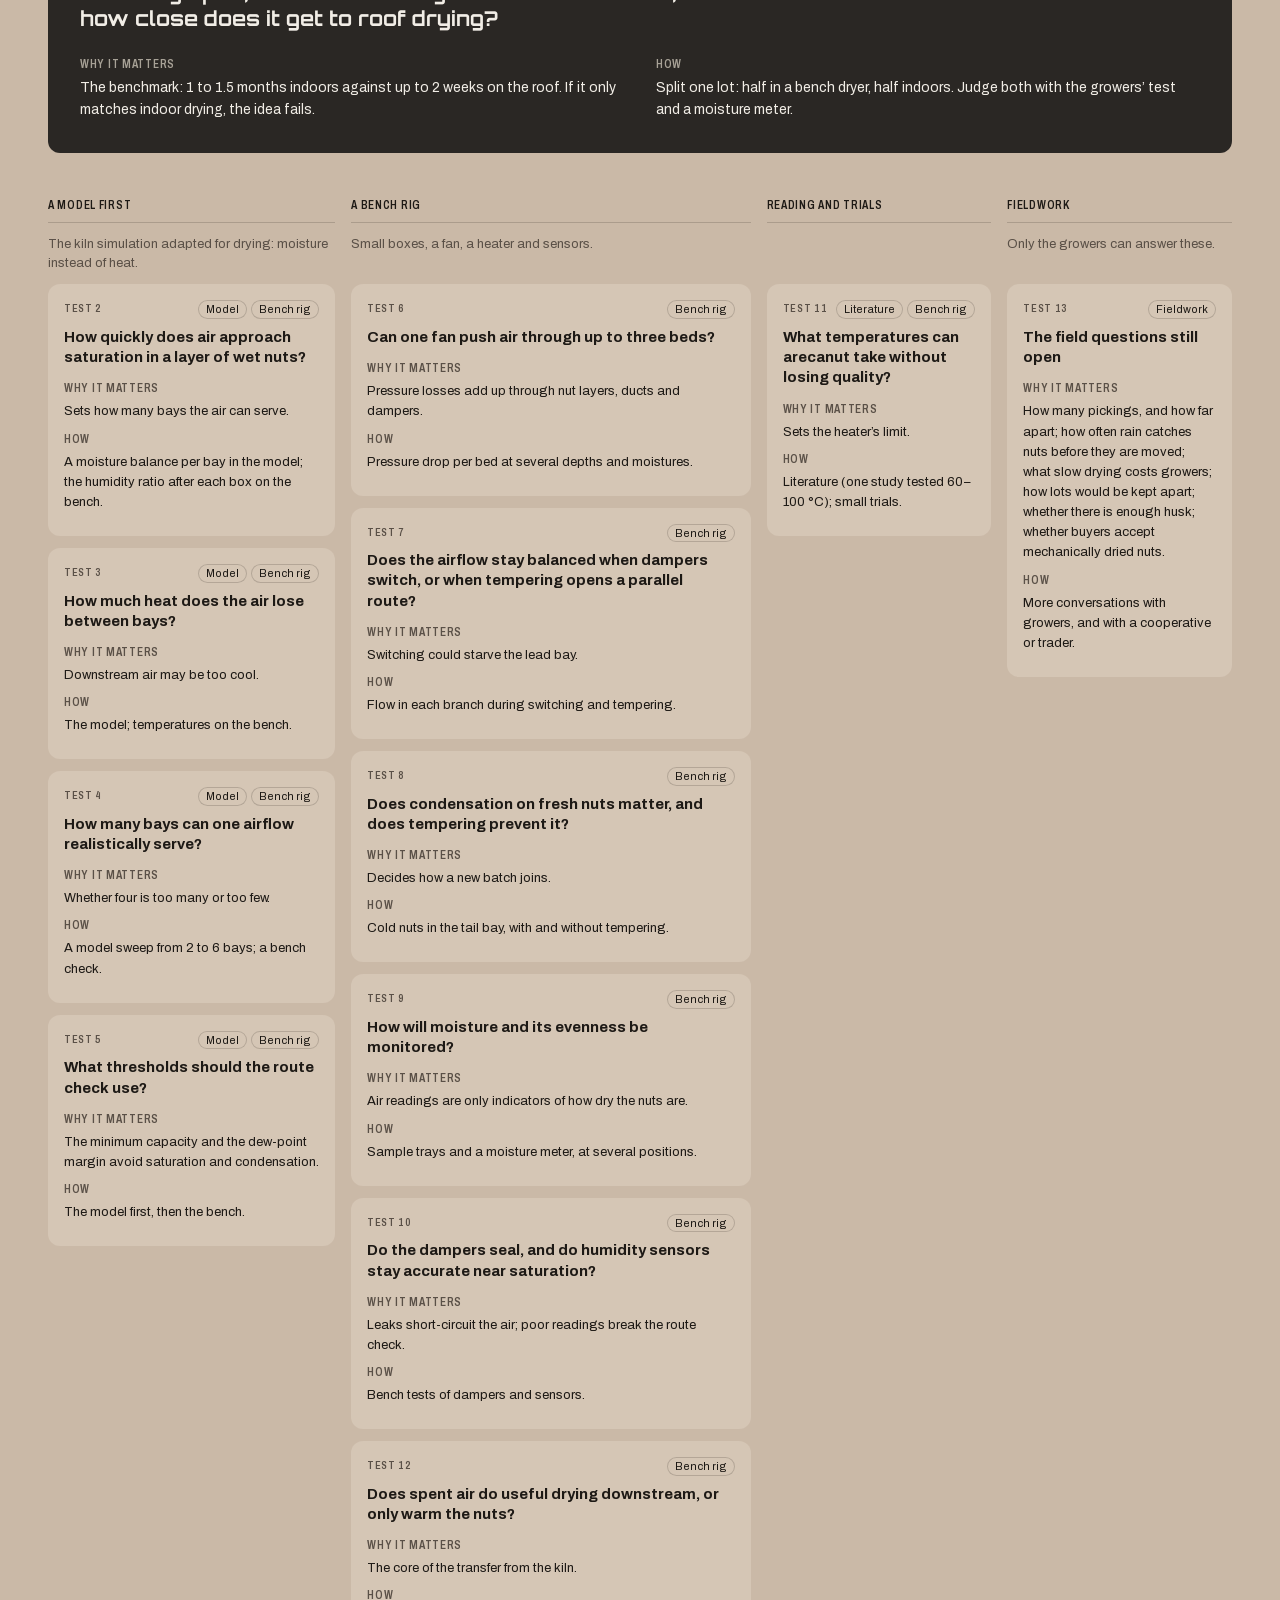
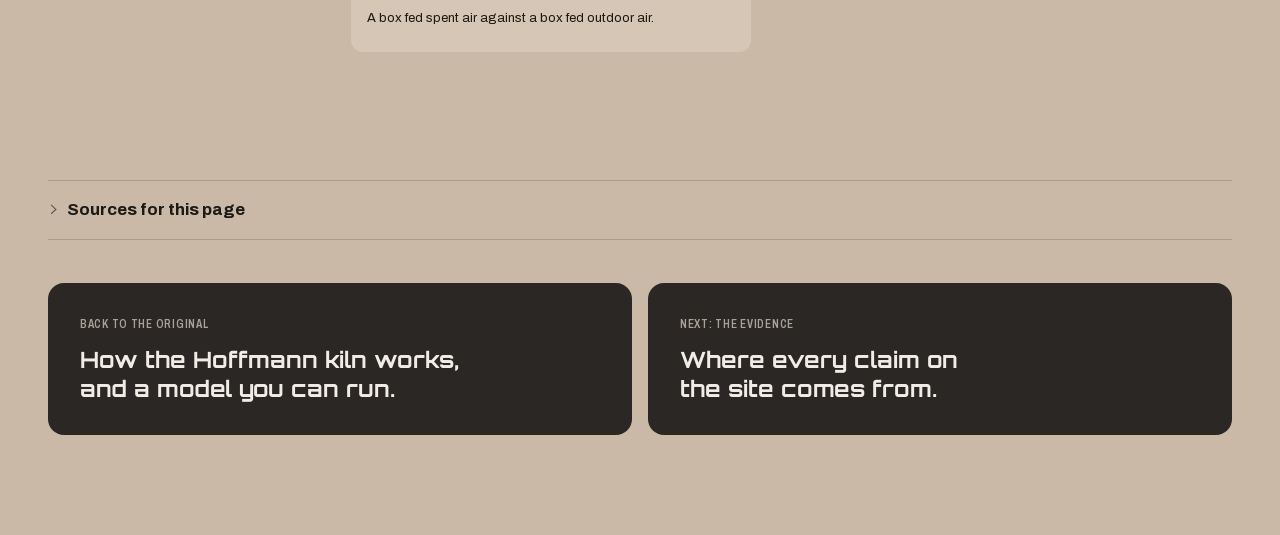
<file: kiln/proposal.html>
<!DOCTYPE html>
<html lang="en">
<head>
  <meta charset="utf-8">
  <meta name="viewport" content="width=device-width, initial-scale=1">
  <title>The proposal · Decoding Fire with Algorithms</title>
  <meta name="description" content="A design hypothesis: a drying system for arecanut in wet spells, organised like the Hoffmann kiln but deciding by the condition of the nuts. How it would work, and what remains to be tested.">
  <link rel="preload" href="./vendor/fonts/archivo.woff2" as="font" type="font/woff2" crossorigin>
  <link rel="preload" href="./vendor/fonts/orbitron.woff2" as="font" type="font/woff2" crossorigin>
  <!-- One stamp for every local file: run `python3 bump-version.py` after any change. -->
  <link rel="stylesheet" href="site.css?v=20261127a">
  <link rel="stylesheet" href="proposal-page.css?v=20261127a">
  <script type="importmap">
  {
    "imports": {
      "./scroll.js": "./scroll.js?v=20261127a",
      "./nav.js": "./nav.js?v=20261127a",
      "./proposal-page.js": "./proposal-page.js?v=20261127a",
      "./psychro.js": "./psychro.js?v=20261127a",
      "./views/dryerDiagram.js": "./views/dryerDiagram.js?v=20261127a",
      "./config.js": "./config.js?v=20261127a",
      "./engine.js": "./engine.js?v=20261127a",
      "./history.js": "./history.js?v=20261127a",
      "./tourRun.js": "./tourRun.js?v=20261127a",
      "./views/heatRamp.js": "./views/heatRamp.js?v=20261127a"
    }
  }
  </script>
</head>
<body class="page-proposal" data-page="proposal">
  <a class="skip-link" href="#how">Skip to how it would work</a>

  <!-- Under the site bar for the whole page: what kind of thing this is. -->
  <p class="pp-status" role="note"><b>Design hypothesis</b><span>Not built. Not tested. Every claim marked by how it is known.</span></p>

  <main class="pp">

    <!-- ===================================================================
         Opening
         =================================================================== -->
    <header class="pp-hero" id="top">
      <p class="pp-mark">The proposal</p>
      <h1 class="pp-title">The Drying Cycle</h1>
      <p class="pp-lede">Keep the kiln's organisation; change how it decides. The nuts stay where they are loaded and the heated air's route moves, but the system moves on when the nuts are ready, not when a clock says so.</p>
      <p class="pp-back">In the <a href="./index.html">story</a>, the kiln is rebuilt into this dryer one change at a time. Here: how it would work, why, and what would prove it wrong. In the research it is drafted as <em>A Dryer on Schedule</em> (draft 5).</p>

      <div class="pp-isnot">
        <div>
          <h2>What this is</h2>
          <p>A drying system for arecanut in wet spells, informed by the operating logic of the tile kiln at Kundapur, for a group of neighbouring growers to share.</p>
        </div>
        <div>
          <h2>What it is not</h2>
          <p>A Hoffmann kiln for farms. No ring of masonry, no fire in contact with the nuts, no fixed two-hour clock. It does not claim the dryer works.</p>
        </div>
      </div>

      <div class="pp-key" aria-label="How each claim on this page is marked">
        <p class="pp-key-h">Each claim is marked by how it is known</p>
        <ul id="key"></ul>
      </div>
    </header>

    <nav class="pp-rail" aria-label="On this page">
      <ol>
        <li><a href="#problem"><b>01</b>The problem</a></li>
        <li><a href="#transfer"><b>02</b>What carries over</a></li>
        <li><a href="#how"><b>03</b>How it would work</a></li>
        <li><a href="#air"><b>04</b>Is the air fit?</a></li>
        <li><a href="#decide"><b>05</b>Two clocks</a></li>
        <li><a href="#effects"><b>06</b>What it might do</a></li>
        <li><a href="#tests"><b>07</b>To be tested</a></li>
      </ol>
    </nav>

    <!-- ===================================================================
         01 The problem
         =================================================================== -->
    <section class="pp-sec" id="problem" aria-labelledby="problem-h">
      <header class="pp-sec-head">
        <p class="pp-num">01 · The problem</p>
        <h2 id="problem-h">Two problems, not one</h2>
        <p class="pp-sec-lede">When rain arrives while arecanut is drying, two different things go wrong. Growers already solve the first. The second is what this proposal is for.</p>
      </header>

      <div class="pp-two" id="two-problems"></div>

      <div class="pp-pair">
        <figure class="pp-card pp-cal">
          <figcaption class="pp-card-h">Wet spells, not the monsoon itself</figcaption>
          <div class="pp-cal-art" id="calendar"></div>
          <p class="pp-note" id="calendar-note"></p>
        </figure>

        <figure class="pp-card pp-bench">
          <figcaption class="pp-card-h">The benchmark, set before the design</figcaption>
          <p class="pp-note">In a rainy spell, a batch in the dryer should take closer to the two weeks of roof drying than to the month or more of indoor drying. <strong>A prototype that only matches indoor drying has failed.</strong></p>
          <div id="benchmark"></div>
          <details class="pp-more">
            <summary>The published figure disagrees</summary>
            <p>Regional guidance gives 40–45 days of sun-drying for ripe nuts (CPCRI; TSS), and other guides 35–40 or up to 45–60. Growers report up to two weeks on the roof. Possible reasons: the outer layer is combed off before drying; the guidance may count both drying stages, or describe other regions. This page uses the growers' figures and keeps the guidance as context. <span class="chip" data-ev="U">U</span></p>
          </details>
        </figure>
      </div>

      <figure class="pp-card pp-options">
        <figcaption class="pp-card-h">Why the existing options fall short</figcaption>
        <div class="pp-matrix" id="options" role="table" aria-label="Drying options compared"></div>
        <p class="pp-note">The first two rows are what growers reported. The middle two are established in principle. The last row is what the proposal aims for, not a result.</p>
      </figure>
    </section>

    <!-- ===================================================================
         02 What carries over
         =================================================================== -->
    <section class="pp-sec" id="transfer" aria-labelledby="transfer-h">
      <header class="pp-sec-head">
        <p class="pp-num">02 · What carries over</p>
        <h2 id="transfer-h">Five principles kept, three left behind</h2>
        <p class="pp-sec-lede">"Like a kiln" is too loose a test. The kiln was taken apart into separate principles, and each was asked: does it work without tiles and fire?</p>
      </header>

      <div class="pp-sort">
        <div class="pp-sort-col">
          <h3>Carried into the dryer</h3>
          <ol class="pp-principles" id="kept"></ol>
        </div>
        <div class="pp-sort-col pp-sort-col--left">
          <h3>Left with the kiln</h3>
          <ol class="pp-principles" id="dropped"></ol>
        </div>
      </div>

      <div class="pp-prec">
        <h3 class="pp-prec-h">Each kept principle already works somewhere else</h3>
        <ul class="pp-prec-list" id="precedents"></ul>
        <p class="pp-note">None of these combines all five. That combination, for this crop and this coast, is the untested part.</p>
      </div>
    </section>

    <!-- ===================================================================
         03 How it would work: the damper diagram
         =================================================================== -->
    <section class="pp-sec" id="how" aria-labelledby="how-h">
      <header class="pp-sec-head">
        <p class="pp-num">03 · How it would work</p>
        <h2 id="how-h">The nuts stay put; the air's route moves</h2>
        <p class="pp-sec-lede">Four bays in a row, one fixed heater and fan, twelve dampers. Four dampers are open at a time. To move on, three close and three open, and the route shifts one bay along. Step through it.</p>
      </header>

      <div class="pp-machine">
        <div class="pp-machine-top">
          <div class="pp-steps" role="radiogroup" aria-label="Step" id="step-buttons"></div>
          <div class="pp-exc" role="radiogroup" aria-label="Exceptions, at step 2" id="exc-buttons"></div>
        </div>
        <!-- Only the drawing scrolls sideways on a phone; the controls above
             and the words below stay at the screen's width. -->
        <div class="pp-diagram-scroll">
          <svg class="pp-diagram" id="dryer" viewBox="0 0 960 470" role="img" aria-labelledby="dryer-say"></svg>
        </div>
        <div class="pp-machine-say">
          <p id="dryer-say" aria-live="polite"></p>
          <p class="pp-machine-ev" id="dryer-ev"></p>
        </div>
        <div class="pp-legend" id="dryer-legend" aria-hidden="true"></div>
      </div>

      <details class="pp-more pp-more--wide">
        <summary>The full damper table</summary>
        <div class="pp-table-wrap"><table class="pp-table" id="damper-table"></table></div>
        <p class="pp-note">Make before break: on every step the new dampers open before the old ones shut, so the fan never pushes against a closed system. The row is straight; the return duct R41 closes it into a loop, so any bay can come first. A U-shaped row would keep that duct short.</p>
      </details>

      <div class="pp-pair pp-pair--diag">
        <figure class="pp-card">
          <figcaption class="pp-card-h">Each batch moves through the roles without moving</figcaption>
          <div id="batches"></div>
          <p class="pp-note">Air always flows lead → middle → tail. Each batch enters as the tail, becomes the middle, then the lead, then is unloaded: the opposite way to the air. That is staged counter-current flow. <span class="chip" data-ev="L" data-note="Here: the principle.">L</span> <span class="chip" data-ev="A" data-note="Here: this configuration.">A</span></p>
        </figure>
        <figure class="pp-card">
          <figcaption class="pp-card-h">The same diagonal as the kiln</figcaption>
          <div id="kiln-diagonal"></div>
          <p class="pp-note">The kiln's chambers over one loop, from the same model as the <a href="./kiln.html#readings">kiln page</a>. In both, the loads hold still and the work moves across them, so the active stage runs diagonally. The kiln's step is two hours; the dryer's would be days.</p>
        </figure>
      </div>
    </section>

    <!-- ===================================================================
         04 Is the air fit for the next bay?
         =================================================================== -->
    <section class="pp-sec" id="air" aria-labelledby="air-h">
      <header class="pp-sec-head">
        <p class="pp-num">04 · Is the air fit for the next bay?</p>
        <h2 id="air-h">Passing air on is only useful until it isn't</h2>
        <p class="pp-sec-lede">As air dries nuts it cools and fills with water. Passed to fresh, cold nuts too late, it would condense on them. So before each bay the system checks two things: can the air still take up water, and is its dew point below the nuts' temperature?</p>
      </header>

      <div class="pp-calc">
        <form class="pp-calc-in" id="calc" aria-label="Air going in">
          <h3>Air going in</h3>
          <label><span>Outdoor air</span><output id="o-out"></output><input type="range" id="i-out" min="20" max="34" step="1" value="27"></label>
          <label><span>Outdoor humidity</span><output id="o-rh"></output><input type="range" id="i-rh" min="50" max="100" step="5" value="90"></label>
          <label><span>Heated to</span><output id="o-heat"></output><input type="range" id="i-heat" min="35" max="70" step="1" value="47"></label>
          <label><span>Water picked up in each bay</span><output id="o-pick"></output><input type="range" id="i-pick" min="0.5" max="4" step="0.5" value="2"></label>
          <label><span>Fresh nuts in the tail bay</span><output id="o-nut"></output><input type="range" id="i-nut" min="20" max="40" step="1" value="27"></label>
          <button type="button" class="pp-reset" id="calc-reset">The proposal's worked example</button>
        </form>

        <div class="pp-calc-out">
          <div class="pp-calc-bays" id="calc-bays"></div>
          <p class="pp-calc-verdict" id="calc-verdict" aria-live="polite"></p>
          <details class="pp-more">
            <summary>Why relative humidity alone misleads</summary>
            <p>Relative humidity says how close air is to saturation at its present temperature. Two streams at the same relative humidity can differ a great deal: at 60%, air at 30 °C holds about 16 g of water per kg and has a dew point near 21 °C; at 45 °C it holds about 37 g/kg and its dew point is near 35 °C. What matters is the humidity ratio, the dew point, and how much more the air could take up as it cools by evaporation.</p>
          </details>
        </div>
      </div>
      <p class="pp-src pp-src--inline"><span class="chip" data-ev="S">S</span> Calculated with standard psychrometric formulas at sea-level pressure, assuming no heat is lost through walls or ducts, so the air cools only by evaporation. An illustration of the physics, not a prediction of how a real dryer performs. The thresholds the real route check would use are open. <span class="chip" data-ev="U">U</span></p>
    </section>

    <!-- ===================================================================
         05 Two clocks
         =================================================================== -->
    <section class="pp-sec" id="decide" aria-labelledby="decide-h">
      <header class="pp-sec-head">
        <p class="pp-num">05 · Two clocks</p>
        <h2 id="decide-h">Same organisation, different decisions</h2>
        <p class="pp-sec-lede">The kiln is time-triggered: every two hours the fire moves on, without fail. The dryer would be condition-triggered: it reads the air, decides where the air may go, and moves on when the nuts are ready. Copying the kiln's clock would be copying a rule without its reason.</p>
      </header>

      <div class="pp-clocks">
        <figure class="pp-clock">
          <svg viewBox="-60 -60 120 120" id="clock-kiln" aria-hidden="true"></svg>
          <figcaption>
            <b>The kiln: a clock</b>
            <span>Every 2 hours, whatever the tiles are doing. <span class="chip" data-ev="F">F</span></span>
          </figcaption>
        </figure>
        <figure class="pp-clock">
          <svg viewBox="-60 -60 120 120" id="clock-dryer" aria-hidden="true"></svg>
          <figcaption>
            <b>The dryer: a condition</b>
            <span>When the lead batch is dry, roughly every 4–5 days in the author's estimate. <span class="chip" data-ev="A">A</span></span>
          </figcaption>
        </figure>
      </div>

      <ol class="pp-flow" id="flow"></ol>
      <p class="pp-note pp-flow-note">A person stays in the loop at step 5: the sensors suggest, the operator's samples confirm, using the test growers already use. The kiln has no judgement in its timing; the dryer places judgement in its timing on purpose. Every threshold is open. <span class="chip" data-ev="U">U</span></p>

      <details class="pp-more pp-more--wide">
        <summary>The decision logic, written out</summary>
        <pre class="pp-code" id="pseudo"></pre>
      </details>
    </section>

    <!-- ===================================================================
         06 What it might do
         =================================================================== -->
    <section class="pp-sec" id="effects" aria-labelledby="effects-h">
      <header class="pp-sec-head">
        <p class="pp-num">06 · What it might do</p>
        <h2 id="effects-h">Potential effects, none measured</h2>
        <p class="pp-sec-lede">These follow from the design. <strong>No fuel, cost or labour saving is claimed.</strong> Each says what it rests on.</p>
      </header>
      <ul class="pp-effects" id="effect-list"></ul>
      <p class="pp-note">Labour: loading, unloading and turning the nuts remain. What might change is the weather-driven work, carrying nuts up to the roof and back indoors when rain comes. How much that saves is open.</p>
    </section>

    <!-- ===================================================================
         07 To be tested
         =================================================================== -->
    <section class="pp-sec" id="tests" aria-labelledby="tests-h">
      <header class="pp-sec-head">
        <p class="pp-num">07 · To be tested</p>
        <h2 id="tests-h">What would have to be true</h2>
        <p class="pp-sec-lede">Each of these is a condition for the system to work. Most could be studied with the kiln simulation adapted for drying, or a bench rig of small boxes, a fan, a heater and sensors. The last needs fieldwork. Test 1 is the one the others serve.</p>
      </header>

      <article class="pp-test-one" id="test-one"></article>
      <div class="pp-tests" id="test-board"></div>
    </section>

    <section class="pp-sec pp-sec--end" aria-labelledby="sources-h">
      <details class="pp-sources">
        <summary><h2 id="sources-h">Sources for this page</h2></summary>
        <ul id="page-sources"></ul>
      </details>

      <nav class="pp-doors" aria-label="Where next">
        <a class="pp-door" href="./kiln.html">
          <span class="pp-door-k">Back to the original</span>
          <span class="pp-door-t">How the Hoffmann kiln works, and a model you can run.</span>
        </a>
        <a class="pp-door" href="./evidence.html">
          <span class="pp-door-k">Next: the evidence</span>
          <span class="pp-door-t">Where every claim on the site comes from.</span>
        </a>
      </nav>
    </section>
  </main>

  <script type="module">import './proposal-page.js';</script>
</body>
</html>
</file>
<file: kiln/site.css>
/**
 * site.css — what every page of the site shares: the two faces and the
 * tokens (palette, type scale, spacing, panels), plus the site navigation
 * and the evidence chip. Loaded first by every page; each page's own sheet
 * (style.css for the story, kiln-page.css, ...) builds on it.
 *
 * The palette's rules are written up in style.css's header and hold on every
 * page: heat colours only for heat, the air tone only for air, purple only
 * for whatever does the controlling.
 */

@font-face {
  font-family: "Archivo";
  src: url("./vendor/fonts/archivo.woff2") format("woff2");
  font-weight: 100 900;
  font-stretch: 62% 125%;
  font-style: normal;
  font-display: swap;
}

/* Orbitron — the landing headline only (.intro-title). Vendored like Archivo
   so the exhibition laptop needs no network: vendor/fonts/orbitron.woff2,
   from @fontsource-variable/orbitron 5.1.1, SIL OFL (OFL-orbitron.txt). */
@font-face {
  font-family: "Orbitron";
  src: url("./vendor/fonts/orbitron.woff2") format("woff2");
  font-weight: 400 900;
  font-style: normal;
  font-display: swap;
}

:root {
  /* --- ground: soot. Warm near-black, never neutral grey. --- */
  --soot:        #16120d;
  --soot-raised: #1e1913;
  --kiln-floor: #2B2622;   /* inside the ring of chambers (views/ring.js) */
  --paper: #2e2c29;        /* the blueprint's paper (views/intro.js, views/ring.js) */
  --hairline:    #2b241b;
  --hairline-firm: #443a2c;

  /* --- the second ground: clay. The reading column and the bar. --- */
  --clay:      #221a14;
  --clay-line: #3a2e24;

  /* --- the mineral key: sand. Structure, raster marks, type. --- */
  --sand:        #c8bb99;
  --sand-bright: #e4dcc2;
  --sand-dim:    #8a7f66;
  --sand-faint:  #574e3e;

  /**
   * The heat ramp, ordered coolest (0) to hottest (4).
   * THE ONLY CHROMA ON THE PAGE. Reserved for
   * temperature — if a thing is not hot, it may not use these.
   *
   * One exception: produce. Ripe arecanut is this colour in life
   * (views/problem.js), so it keeps it, but only ever as a lit, shaded
   * fruit, never as a flat field, so it cannot be read as heat.
   *
   * NOT a blackbody ramp, and deliberately so. Section 9 asks for dull red ->
   * orange -> yellow-white, which is how incandescence really works: a cooling
   * ember is dull red, a furnace at peak glows yellow-white. This inverts that,
   * putting red at the fire and yellow out at the cooler chambers.
   *
   * It is a diagrammatic convention rather than a physical one, taken from the
   * kiln section drawing this view is modelled on, where the hottest zone is
   * drawn red and the cooling run fades through orange to yellow. Chosen for
   * legibility; worth knowing it is a drawing decision, not optics.
   */
  --heat-0: #ffe9a3;   /* barely warm */
  --heat-1: #ffd24a;
  --heat-2: #f9a826;
  --heat-3: #ef6c1a;
  --heat-4: #d8321a;   /* the fire */

  /**
   * One cool pale tone, RESERVED FOR AIR. Nothing else may use it.
   *
   * Two versions of the same tone, not two colours: `--air` is fresh air
   * drawn in, `--air-spent` is the same air on its way out, desaturated
   * towards grey. Gas that has already given up its heat should not look
   * identical to gas about to collect it.
   */
  --air:       #9db4b8;
  --air-spent: #a5a39b;
  --air-dim: #53666a;

  /* --- type: one family, two widths --- */
  --font-display: "Archivo", system-ui, -apple-system, "Helvetica Neue", sans-serif;
  /* Only for text that IS code: the config paths in the details sheet. */
  --font-mono: ui-monospace, "SF Mono", Menlo, "Roboto Mono", monospace;

  --fs-micro:  0.75rem;    /* markings on the kiln */
  --fs-small:  0.875rem;   /* supporting text */
  --fs-body:   0.9375rem;
  --fs-lead:   1.25rem;    /* what is happening */
  --fs-figure: 1.75rem;    /* the fuel figures and the clock */

  --track-wide: 0.18em;
  --track-tight: -0.02em;

  --measure: 60ch;

  /* Spacing: a 4px grid, in rem. Every margin, padding and gap uses one. */
  --space-1: 0.25rem;
  --space-2: 0.5rem;
  --space-3: 0.75rem;
  --space-4: 1rem;
  --space-5: 1.5rem;
  --space-6: 2rem;
  --space-7: 3rem;

  /* ---- one visual language: shared by every section's panels, chips, type
     and motion. Change a value here and the whole story follows. ---- */
  --r-chip: 4px;
  --r-panel: 16px;
  --r-pill: 999px;
  --ink-hi: #f1ede6;                       /* primary text on a dark panel */
  --ink-mid: #b9b4ab;                      /* secondary text on a dark panel */
  --panel-bg: rgba(26, 22, 18, 0.84);      /* a panel of words over the scene */
  --panel-bg-soft: rgba(26, 22, 18, 0.56); /* a slip behind a drawing's labels */
  --panel-blur: blur(14px) saturate(1.1);
  --panel-edge: inset 0 0 0 1px rgba(255, 255, 255, 0.07);
  --panel-shadow: 0 18px 40px -22px rgba(0, 0, 0, 0.6);
  --ease-out: cubic-bezier(0.19, 0.8, 0.22, 1);
  --title-hero: clamp(2.2rem, 5vw, 4.6rem);    /* the question the page asks */
  --title-xl: clamp(1.75rem, 3.75vw, 4.25rem); /* a section's opening line */
  --title-lg: clamp(1.6rem, 3vw, 2.8rem);      /* a card or passage title */
  --title-md: clamp(1.4rem, 2.4vw, 2.2rem);    /* a figure's heading */
}

/* --------------------------------------------------------------------------
   The site bar (nav.js). One bar on every page: the wordmark painted wide at
   the left, the four pages, and the evidence switch where a page has one.
   The current page is marked by an underline, never a colour: colour on
   this site means heat, air or control.
   -------------------------------------------------------------------------- */
.site-nav {
  position: fixed;
  top: 0;
  left: 0;
  right: 0;
  z-index: 50;
  /* Three columns: an empty one, the links, the end slot. The two outer
     columns are equal, so the links sit on the centre of the screen
     whether or not the page has something at the right end. */
  display: grid;
  grid-template-columns: minmax(0, 1fr) auto minmax(0, 1fr);
  align-items: center;
  gap: var(--space-4);
  height: 3.5rem;
  padding: 0 clamp(var(--space-4), 3vw, var(--space-6));
  color: var(--sand);
  font-family: var(--font-display);
  background: rgba(22, 18, 13, 0.82);
  -webkit-backdrop-filter: var(--panel-blur);
  backdrop-filter: var(--panel-blur);
  border-bottom: 1px solid var(--hairline-firm);
  transition: transform 420ms var(--ease-out), background-color 300ms linear,
    border-color 300ms linear, color 300ms linear;
}
.site-nav.is-hidden { transform: translateY(-110%); }

/* Where the bar's foot is right now: its height while it shows, 0 while it
   has slid away (nav.js sets .nav-hidden on the root). Anything pinned under
   the bar uses `top: var(--nav-top)` with --nav-follow, and moves with it. */
:root {
  --nav-top: var(--nav-h, 3.5rem);
  --nav-follow: 420ms var(--ease-out);
}
:root.nav-hidden { --nav-top: 0px; }
/* At the very top of the story the bar sits on the opening's clay, bare. */
.site-nav[data-tone="light"]:not(.is-over) {
  background: transparent;
  -webkit-backdrop-filter: none;
  backdrop-filter: none;
  border-bottom-color: transparent;
  color: #1d1915;
}

.site-nav-links { grid-column: 2; min-width: 0; }
.site-nav-links ul {
  display: flex;
  justify-content: center;
  gap: clamp(var(--space-4), 2.6vw, var(--space-7));
  margin: 0;
  padding: 0;
  list-style: none;
}
.site-nav-link {
  position: relative;
  display: inline-flex;
  align-items: baseline;
  gap: 0.4em;
  padding: var(--space-2) 0;
  color: inherit;
  font-size: var(--fs-small);
  font-weight: 500;
  text-decoration: none;
  white-space: nowrap;
  opacity: 0.78;
  transition: opacity 160ms linear;
}
a.site-nav-link:hover,
.site-nav-link[aria-current="page"] { opacity: 1; }
.site-nav-link[aria-current="page"]::after {
  content: "";
  position: absolute;
  left: 0;
  right: 0;
  bottom: 0;
  height: 1.5px;
  background: currentColor;
}
.site-nav-link[aria-disabled="true"] { opacity: 0.42; cursor: default; }
.site-nav-link small {
  font-size: 0.6875rem;
  font-stretch: 72%;
  font-weight: 600;
  letter-spacing: 0.04em;
  text-transform: uppercase;
}
a.site-nav-link:focus-visible {
  outline: 2px solid var(--sand-bright);
  outline-offset: 4px;
  border-radius: 2px;
}

.site-nav-end { grid-column: 3; justify-self: end; }
/* The pill was laid out for the dashboard's grid; in the bar it just sits. */
.site-nav-end .pill { grid-column: auto; }

@media (max-width: 760px) {
  .site-nav-links ul { gap: var(--space-4); }
  .site-nav-link small { display: none; }
}
/* Too narrow to centre the links and keep the switch beside them: the links
   take the full width on a row of their own, under the switch. */
@media (max-width: 560px) {
  .site-nav {
    grid-template-columns: minmax(0, 1fr);
    height: auto;
    row-gap: 0;
    padding-block: var(--space-2);
  }
  .site-nav-links { grid-column: 1; grid-row: 2; }
  .site-nav-links ul { gap: var(--space-3); overflow-x: auto; scrollbar-width: none; }
  .site-nav-link { font-size: 0.8125rem; }
  .site-nav-end { grid-column: 1; grid-row: 1; }
}

@media (prefers-reduced-motion: reduce) {
  .site-nav { transition: none; }
  :root { --nav-follow: 0s; }
}

/* --------------------------------------------------------------------------
   The evidence chip, for every page but the story (which has its own,
   older chips). One letter in a small box; Field is the only one filled,
   because it is the firmest ground; Unknown is dashed, because it is a hole.
   A chip that names a claim with an entry on the evidence page is a link.
   -------------------------------------------------------------------------- */
.chip {
  display: inline-flex;
  align-items: center;
  justify-content: center;
  flex: none;
  width: 1.5em;
  height: 1.5em;
  border-radius: var(--r-chip);
  box-shadow: inset 0 0 0 1px rgba(236, 232, 225, 0.45);
  color: var(--ink-hi);
  font-family: var(--font-display);
  font-size: var(--fs-micro);
  font-stretch: 72%;
  font-weight: 600;
  font-style: normal;
  line-height: 1;
  text-decoration: none;
  vertical-align: 0.1em;
}
.chip[data-ev="F"] { background: var(--ink-hi); box-shadow: none; color: #1d1915; }
a.chip { cursor: pointer; transition: transform 120ms var(--ease-out); }
a.chip:hover { transform: translateY(-1px); }
a.chip:focus-visible { outline: 2px solid currentColor; outline-offset: 2px; }
.chip[data-ev="U"] { box-shadow: none; outline: 1px dashed rgba(236, 232, 225, 0.6); outline-offset: -1px; }

/* --------------------------------------------------------------------------
   The evidence hover note (nav.js, installEvidenceTips). One for the page,
   over any tag: the letter's name, a line on what it means, and any note
   the tag carries for that spot. Dark on every page, so it reads as the same
   thing on the proposal's paper as on the kiln's soot.
   -------------------------------------------------------------------------- */
.ev-tip {
  position: fixed;
  z-index: 1000;
  max-width: min(18rem, calc(100vw - 16px));
  padding: var(--space-2) var(--space-3);
  border-radius: 6px;
  background: #1d1915;
  box-shadow: 0 0 0 1px rgba(236, 232, 225, 0.18), 0 6px 20px rgba(0, 0, 0, 0.35);
  color: #ece8e1;
  font-family: var(--font-display);
  font-size: var(--fs-small);
  font-style: normal;
  font-weight: 400;
  line-height: 1.4;
  letter-spacing: 0;
  text-align: left;
  text-transform: none;
  animation: ev-tip-in 120ms var(--ease-out, ease-out);
}
.ev-tip[hidden] { display: none; }
.ev-tip span { display: block; }
.ev-tip-name { font-weight: 600; color: #fff; }
.ev-tip-blurb { color: rgba(236, 232, 225, 0.82); }
.ev-tip-note { margin-top: var(--space-1); color: #fff; }
.ev-tip-more { margin-top: var(--space-1); color: rgba(236, 232, 225, 0.6); font-size: var(--fs-micro); }
@keyframes ev-tip-in { from { opacity: 0; transform: translateY(2px); } }
@media (prefers-reduced-motion: reduce) { .ev-tip { animation: none; } }
.pb-chip[data-ev], .kiln-label-tag, .ev-code[data-code] { cursor: help; }
</file>
<file: kiln/evidence-page.css>
/**
 * evidence-page.css — "Evidence".
 *
 * Its identity is the ledger: the story's reading ground (--clay), sand
 * type, ruled rows, and almost no motion. The letter chips are the page's
 * main colour, because they are what it is about. The F/L/A/S/U fills used
 * in the bars below are tints of sand and clay only: none of them borrows
 * heat, air or the control purple, since none of them means those things.
 */

html, body { margin: 0; }
.page-evidence {
  --e-ground: #221a14;
  --e-raised: #2b221a;
  --e-line: #3a2e24;
  --e-ink: #e4dcc2;
  --e-soft: #a99d82;
  --e-faint: #6f6553;
  --ev-F: #e4dcc2;
  --ev-L: #a99d82;
  --ev-A: #6f6553;
  --ev-S: #4b4136;
  --ev-U: transparent;

  /* One rhythm for the whole page, the same scale as the kiln and proposal
     pages. sec: between sections. head: a section's heading to its content.
     block: between the big pieces inside one section. gap: between cards.
     pad: inside a card. */
  --ev-sec: clamp(5rem, 4rem + 5vw, 9rem);
  --ev-head: clamp(2rem, 1.5rem + 1.5vw, 3rem);
  --ev-block: clamp(2rem, 1.5rem + 1.5vw, 3rem);
  --ev-gap: var(--space-4);
  --ev-pad: var(--space-5);
  /* Type for what is not a heading: item titles, notes, captions. */
  --ev-item: 1.0625rem;
  --ev-cap: 0.8125rem;
  --ev-measure: 44rem;
  background: var(--e-ground);
  color: var(--e-ink);
  font-family: var(--font-display);
  font-size: var(--fs-body);
  line-height: 1.5;
  -webkit-font-smoothing: antialiased;
}
.page-evidence *, .page-evidence *::before, .page-evidence *::after { box-sizing: border-box; }
.skip-link { position: absolute; top: var(--space-2); left: var(--space-2); z-index: 60; padding: var(--space-2) var(--space-4); background: var(--e-ink); color: var(--e-ground); transform: translateY(-200%); }
.skip-link:focus { transform: none; }
.ev-sr { position: absolute; width: 1px; height: 1px; overflow: hidden; clip: rect(0 0 0 0); white-space: nowrap; }

.ev {
  display: block;
  width: min(72rem, 100% - 2 * clamp(1rem, 4vw, 3rem));
  margin: 0 auto;
  padding-top: var(--nav-h, 3.5rem);
}
.ev a { color: inherit; text-decoration-color: rgba(228, 220, 194, 0.4); text-underline-offset: 0.18em; }
.ev a:hover { text-decoration-color: currentColor; }

.ev-mark, .ev-num, .ev-scale-where, .ev-how, .ev-field dt, .ev-log-meta dt, .ev-code, .ev-src-type, .ev-unrated, .ev-grade, .ev-rate {
  font-stretch: 72%;
  font-weight: 600;
  letter-spacing: 0.06em;
  text-transform: uppercase;
}

/* ===========================================================================
   Opening
   =========================================================================== */
.ev-hero { padding: clamp(3rem, 1.5rem + 5vw, 6.5rem) 0 0; }
.ev-mark { margin: 0 0 var(--space-5); color: var(--e-soft); font-size: var(--fs-micro); }
.ev-title { margin: 0; color: #fff; font-family: "Orbitron", var(--font-display); font-size: var(--title-hero); font-weight: 700; line-height: 1.05; }
.ev-lede { max-width: 42rem; margin: var(--space-5) 0 0; font-size: clamp(1.1rem, 1rem + 0.45vw, 1.375rem); line-height: 1.5; text-wrap: pretty; }
.ev-headline { margin-top: clamp(2.5rem, 2rem + 2vw, 4rem); padding: var(--space-6); border-radius: var(--r-panel); background: var(--e-raised); box-shadow: inset 0 0 0 1px var(--e-line); }
.ev-headline-big { margin: 0 0 var(--space-5); max-width: 40rem; font-size: clamp(1.15rem, 1rem + 0.6vw, 1.45rem); line-height: 1.4; text-wrap: balance; }
.ev-headline-big b { color: #fff; font-family: "Orbitron", var(--font-display); font-size: 1.5em; line-height: 1; }
.ev-headline .ev-note { max-width: var(--ev-measure); margin-top: var(--space-4); }

/* The proportion bar: one segment per kind, sand to clay, Unknown hatched. */
.ev-bar { display: flex; gap: 2px; height: 14px; border-radius: 4px; overflow: hidden; }
.ev-seg { position: relative; display: flex; align-items: center; min-width: 3px; }
.ev-seg--F { background: var(--ev-F); }
.ev-seg--L { background: var(--ev-L); }
.ev-seg--A { background: var(--ev-A); }
.ev-seg--S { background: var(--ev-S); box-shadow: inset 0 0 0 1px var(--e-faint); }
.ev-seg--U { background: repeating-linear-gradient(45deg, transparent 0 3px, rgba(228, 220, 194, 0.32) 3px 4.5px); box-shadow: inset 0 0 0 1px var(--e-faint); }
.ev-seg i { padding-left: 6px; color: var(--e-ground); font-size: var(--fs-micro); font-style: normal; font-weight: 700; font-stretch: 72%; white-space: nowrap; overflow: hidden; }
.ev-seg--A i, .ev-seg--S i, .ev-seg--U i { color: var(--e-ink); }
.ev-bar-key { display: flex; flex-wrap: wrap; gap: var(--space-2) var(--space-5); margin: var(--space-4) 0 0; padding: 0; list-style: none; font-size: var(--ev-cap); color: var(--e-soft); }
.ev-bar-key li { display: inline-flex; gap: var(--space-2); align-items: center; }

/* ---- rail ---- */
.ev-rail { display: none; }
@media (min-width: 1500px) {
  .ev-rail { display: block; position: fixed; top: 50%; left: clamp(1rem, 2vw, 2rem); transform: translateY(-50%); z-index: 5; }
  .ev-rail ol { margin: 0; padding: 0; list-style: none; display: grid; gap: var(--space-1); }
  .ev-rail a { display: flex; gap: var(--space-2); padding: var(--space-1) 0; color: var(--e-soft); font-size: 0.75rem; text-decoration: none; opacity: 0.6; }
  .ev-rail a b { font-weight: 600; font-variant-numeric: tabular-nums; }
  .ev-rail a:hover, .ev-rail a.is-current { color: #fff; opacity: 1; }
}

/* ===========================================================================
   Sections
   =========================================================================== */
.ev-sec { padding: var(--ev-sec) 0 0; scroll-margin-top: var(--nav-h, 3.5rem); }
.ev-sec-head { margin-bottom: var(--ev-head); }
.ev-sec-head > :not(.ev-num) { max-width: var(--ev-measure); }
/* Every section opens on the same ruled line as on the kiln and proposal
   pages; here the rule is the ledger's own line. */
.ev-num { display: flex; align-items: center; gap: var(--space-4); margin: 0 0 var(--space-5); color: var(--e-soft); font-size: var(--fs-micro); }
.ev-num::after { content: ""; flex: 1; height: 1px; background: var(--e-line); }
.ev-sec-head h2 { margin: 0; color: #fff; font-family: "Orbitron", var(--font-display); font-size: var(--title-lg); font-weight: 700; line-height: 1.12; text-wrap: balance; }
.ev-sec-lede { margin: var(--space-5) 0 0; font-size: clamp(1.0625rem, 1rem + 0.25vw, 1.1875rem); line-height: 1.6; text-wrap: pretty; }
.ev-note { margin: var(--space-3) 0 0; color: var(--e-soft); font-size: var(--fs-small); line-height: 1.55; text-wrap: pretty; }
/* Notes under a full-width block keep the measure. */
.ev-sec > .ev-note { max-width: var(--ev-measure); margin-top: var(--space-5); }
.ev-check { display: inline-flex; gap: var(--space-2); align-items: center; font-size: var(--fs-small); cursor: pointer; }
.ev-check input { accent-color: var(--e-ink); }
.ev-table-toggle { margin-top: var(--space-5); padding-top: var(--space-3); border-top: 1px solid var(--e-line); }
.ev-table-toggle summary { color: var(--e-soft); font-size: var(--fs-small); cursor: pointer; }
.ev-table-toggle summary:hover { color: var(--e-ink); }
#shape-table { overflow-x: auto; }

/* Every fold on the site opens the same way: a drawn caret, never the
   font's triangle. */
.ev-table-toggle > summary, .ev-method > summary { list-style: none; }
.ev-table-toggle > summary { display: flex; align-items: center; gap: var(--space-3); }
.ev-table-toggle > summary::-webkit-details-marker, .ev-method > summary::-webkit-details-marker { display: none; }
.ev-table-toggle > summary::before, .ev-method > summary::after {
  content: "";
  flex: none;
  width: 0.45em;
  height: 0.45em;
  margin-top: -0.15em;
  border-right: 1.5px solid currentColor;
  border-bottom: 1.5px solid currentColor;
  opacity: 0.7;
  transform: rotate(-45deg);
  transition: transform 140ms ease;
}
.ev-table-toggle[open] > summary::before, .ev-method[open] > summary::after { transform: rotate(45deg); }
.ev-table { width: 100%; margin-top: var(--space-3); border-collapse: collapse; font-size: var(--fs-small); font-variant-numeric: tabular-nums; }
.ev-table th, .ev-table td { padding: var(--space-2) var(--space-3) var(--space-2) 0; border-bottom: 1px solid var(--e-line); text-align: left; }
.ev-table thead th { color: var(--e-soft); font-weight: 500; }

/* ===========================================================================
   01 Scales
   =========================================================================== */
.ev-scales { display: grid; grid-template-columns: 1.3fr 1fr 1fr; gap: var(--ev-gap); }
.ev-scale { padding: var(--ev-pad); border-radius: var(--r-panel); box-shadow: inset 0 0 0 1px var(--e-line); }
.ev-scale--main { background: var(--e-raised); }
.ev-scale-where { margin: 0 0 var(--space-2); color: var(--e-soft); font-size: var(--fs-micro); }
.ev-scale h3 { margin: 0 0 var(--space-5); padding-bottom: var(--space-4); border-bottom: 1px solid var(--e-line); color: #fff; font-size: var(--ev-item); font-weight: 700; line-height: 1.3; text-wrap: balance; }
.ev-scale ul { display: grid; gap: var(--space-3); margin: 0; padding: 0; list-style: none; }
.ev-scale li { display: grid; grid-template-columns: auto 1fr; gap: var(--space-3); align-items: start; font-size: var(--ev-cap); line-height: 1.5; border-radius: 8px; scroll-margin: 6rem; }
.ev-scale li b { display: block; color: #fff; font-size: var(--fs-small); }
.ev-scale li span:not(.chip):not(.ev-rate):not(.ev-grade) { color: var(--e-soft); }
.ev-scale li .chip { margin-top: 2px; }
/* A chip on another page lands here. */
.is-target { animation: ev-land 2.4s var(--ease-out); }
@keyframes ev-land { 0%, 30% { background: rgba(228, 220, 194, 0.16); box-shadow: 0 0 0 6px rgba(228, 220, 194, 0.16); } 100% { background: transparent; box-shadow: 0 0 0 6px transparent; } }

.ev-rate { display: inline-block; padding: 1px var(--space-2); border-radius: var(--r-pill); font-size: var(--fs-micro); white-space: nowrap; box-shadow: inset 0 0 0 1px var(--e-soft); color: var(--e-ink); }
.ev-rate--strong { background: var(--e-ink); color: var(--e-ground); box-shadow: none; }
.ev-rate--moderate { background: var(--e-soft); color: var(--e-ground); box-shadow: none; }
.ev-rate--trap { box-shadow: none; outline: 1px dashed var(--e-soft); outline-offset: -1px; color: var(--e-soft); }
.ev-grade { display: inline-block; padding: 1px var(--space-2); border-radius: var(--r-chip); font-size: var(--fs-micro); white-space: nowrap; box-shadow: inset 0 0 0 1px var(--e-faint); }

/* ===========================================================================
   02 Shape
   =========================================================================== */
.ev-shape { display: grid; gap: var(--space-3); }
.ev-shape-row { display: grid; grid-template-columns: 15rem minmax(0, 1fr); gap: var(--space-5); align-items: center; min-height: 2rem; }
.ev-shape-name { font-size: var(--fs-small); }
/* The bar's width is a share of the track; the total hangs off its end, in
   the room the track keeps free at its right. */
.ev-shape-track { display: flex; align-items: center; gap: var(--space-3); padding-right: 2.5rem; }
.ev-shape-bar { flex: none; display: flex; gap: 2px; height: 28px; border-radius: 4px; overflow: hidden; }
.ev-shape-bar .ev-seg:focus-visible { outline: 2px solid #fff; outline-offset: -2px; }
.ev-shape-none { color: var(--e-soft); font-size: var(--ev-cap); font-style: italic; }
.ev-shape-total { flex: none; margin-right: -2.5rem; color: var(--e-ink); font-size: var(--ev-cap); font-weight: 600; font-variant-numeric: tabular-nums; }
.ev-shape .ev-bar-key { margin-top: var(--space-5); padding-top: var(--space-4); border-top: 1px solid var(--e-line); }

/* ===========================================================================
   03 Fieldwork
   =========================================================================== */
.ev-how-key { display: flex; flex-wrap: wrap; gap: var(--space-2); align-items: center; margin-bottom: var(--space-6); }
.ev-how-note { margin-left: var(--space-2); color: var(--e-soft); font-size: var(--ev-cap); }
.ev-how { display: inline-block; width: max-content; padding: 2px var(--space-2); border-radius: var(--r-chip); font-size: var(--fs-micro); }
.ev-how--seen, .ev-how--counted { background: var(--e-ink); color: var(--e-ground); }
.ev-how--told { box-shadow: inset 0 0 0 1px var(--e-ink); }
.ev-how--recorded, .ev-how--reconstructed, .ev-how--either { box-shadow: inset 0 0 0 1px var(--e-faint); color: var(--e-soft); }
.ev-field { margin-bottom: var(--ev-block); }
.ev-field-head { display: grid; grid-template-columns: minmax(0, 1fr) minmax(0, 1.3fr); gap: var(--space-5); padding-bottom: var(--space-4); border-bottom: 2px solid var(--e-ink); }
.ev-field-head h3 { margin: 0; color: #fff; font-family: "Orbitron", var(--font-display); font-size: clamp(1.1rem, 1.5vw, 1.35rem); font-weight: 700; }
.ev-field-head dl { display: grid; gap: var(--space-2); margin: 0; font-size: var(--ev-cap); }
.ev-field-head dl > div { display: grid; grid-template-columns: 3.5rem 1fr; gap: var(--space-2); }
.ev-field dt { color: var(--e-soft); font-size: var(--fs-micro); padding-top: 0.1em; }
.ev-field dd { margin: 0; line-height: 1.5; }
.ev-log { margin: 0; padding: 0; list-style: none; }
.ev-log > li { display: grid; grid-template-columns: 8.5rem minmax(0, 1fr) 13rem; gap: var(--space-5); padding: var(--space-4) 0; border-bottom: 1px solid var(--e-line); align-items: start; }
.ev-log-fact { margin: 0; color: #fff; line-height: 1.5; }
.ev-log-detail { margin: var(--space-1) 0 0; color: var(--e-soft); font-size: var(--ev-cap); line-height: 1.5; }
.ev-log-meta { display: grid; gap: var(--space-1); margin: 0; font-size: var(--ev-cap); }
.ev-log-meta > div { display: grid; grid-template-columns: 4.5rem 1fr; gap: var(--space-2); }
.ev-log-meta dt { color: var(--e-soft); font-size: var(--fs-micro); padding-top: 0.1em; opacity: 0.8; }
.ev-log-meta dd { margin: 0; color: var(--e-soft); }

/* ===========================================================================
   04 Readings
   =========================================================================== */
.ev-levels { margin-bottom: var(--ev-gap); padding: var(--ev-pad); border-radius: var(--r-panel); background: var(--e-raised); }
.ev-levels-h { margin: 0 0 var(--space-4); font-size: var(--fs-small); }
.ev-levels ol { display: grid; grid-template-columns: repeat(3, 1fr); gap: var(--space-5); margin: 0; padding: 0; list-style: none; font-size: var(--ev-cap); line-height: 1.5; }
.ev-levels b { display: block; color: #fff; }
.ev-levels span { color: var(--e-soft); }
/* Five readings, three over two: five abreast left each card about 220px. */
.ev-readings { display: grid; grid-template-columns: repeat(6, minmax(0, 1fr)); gap: var(--ev-gap); }
.ev-reading { grid-column: span 2; display: flex; flex-direction: column; padding: var(--ev-pad); border-radius: var(--r-panel); box-shadow: inset 0 0 0 1px var(--e-line); }
.ev-reading:nth-child(n + 4) { grid-column: span 3; }
.ev-reading.is-unrated { box-shadow: none; outline: 1px dashed var(--e-soft); outline-offset: -1px; }
.ev-reading header h3 { margin: 0; color: #fff; font-family: "Orbitron", var(--font-display); font-size: clamp(1.1rem, 1rem + 0.3vw, 1.25rem); font-weight: 700; }
.ev-reading header p { margin: var(--space-2) 0 var(--space-4); color: var(--e-soft); font-size: var(--ev-cap); line-height: 1.5; }
.ev-unrated { margin: 0 0 var(--space-3); color: var(--e-ink); font-size: var(--fs-micro); }
.ev-entries { display: grid; gap: var(--space-4); margin: 0; padding: 0; list-style: none; }
.ev-entries li { padding-top: var(--space-4); border-top: 1px solid var(--e-line); }
.ev-entry-top { display: flex; flex-wrap: wrap; gap: var(--space-2); align-items: baseline; margin: 0; font-size: var(--fs-small); line-height: 1.4; }
.ev-code { color: var(--e-soft); font-size: var(--fs-micro); }
.ev-entry-name { color: #fff; font-weight: 600; }
.ev-entry-rate { display: flex; flex-wrap: wrap; gap: var(--space-2); align-items: center; margin: var(--space-2) 0 0; }
.ev-basis { color: var(--e-soft); font-size: var(--fs-micro); opacity: 0.8; }
.ev-entry-why { margin: var(--space-2) 0 0; color: var(--e-soft); font-size: var(--ev-cap); line-height: 1.5; }
.ev-meter { display: inline-flex; gap: 2px; }
.ev-meter i { width: 8px; height: 8px; border-radius: 2px; box-shadow: inset 0 0 0 1px var(--e-faint); }
.ev-meter i.is-on { background: var(--e-ink); box-shadow: none; }
.ev-meter i.is-half { background: linear-gradient(90deg, var(--e-ink) 50%, transparent 50%); }
/* Where each reading breaks: ruled off, on one line along the row's foot. */
.ev-breaks { margin-top: auto; padding-top: var(--space-5); }
.ev-breaks::before { content: ""; display: block; height: 1px; margin-bottom: var(--space-4); background: var(--e-line); }
.ev-breaks b { display: block; margin-bottom: var(--space-2); color: var(--e-ink); font-size: var(--fs-small); }
.ev-breaks p { margin: 0; color: var(--e-soft); font-size: var(--ev-cap); line-height: 1.55; }
.ev-rejected { margin-top: var(--ev-block); }
.ev-rejected h3 { margin: 0; color: #fff; font-size: var(--ev-item); font-weight: 700; }
.ev-rejected ul { display: grid; grid-template-columns: repeat(3, 1fr); gap: var(--ev-gap); margin: var(--space-4) 0 0; padding: 0; list-style: none; }
.ev-rejected li { padding: var(--ev-pad); border-radius: var(--r-panel); background: var(--e-raised); }
.ev-rejected li > p:last-child { margin: var(--space-3) 0 0; color: var(--e-soft); font-size: var(--ev-cap); line-height: 1.55; }
.ev-rejected b { color: #fff; text-decoration: line-through; text-decoration-color: var(--e-soft); }

/* ===========================================================================
   05 The model
   =========================================================================== */
.ev-methods-h { margin: 0 0 var(--space-3); color: #fff; font-size: var(--ev-item); font-weight: 700; }
.ev-methods-list { display: grid; grid-template-columns: 1fr 1fr; gap: 2px var(--space-5); }
.ev-method { border-bottom: 1px solid var(--e-line); }
.ev-method summary { display: flex; gap: var(--space-3); align-items: center; min-height: 2.75rem; padding: var(--space-2) 0; cursor: pointer; font-size: var(--fs-small); }
.ev-method summary::after { margin-left: auto; margin-right: var(--space-2); color: var(--e-soft); }
.ev-method summary:hover { color: #fff; }
.ev-method > div { padding: 0 0 var(--space-4) calc(1.5em + var(--space-3)); font-size: var(--ev-cap); line-height: 1.6; }
.ev-method p { margin: 0 0 var(--space-2); }
.ev-method-what { color: #fff; }
.ev-method-where { color: var(--e-soft); }
.ev-method code { font-family: var(--font-mono); font-size: 0.75rem; }

.ev-register { margin-top: var(--ev-block); }
.ev-filter { position: sticky; top: var(--nav-top); transition: top var(--nav-follow); z-index: 3; display: flex; flex-wrap: wrap; gap: var(--space-2) var(--space-4); align-items: center; padding: var(--space-3) 0; background: var(--e-ground); border-bottom: 1px solid var(--e-line); font-size: var(--fs-small); }
.ev-filter > span { color: var(--e-soft); }
.ev-filter > div { display: flex; flex-wrap: wrap; gap: var(--space-2); align-items: center; }
.ev-filter button { display: inline-flex; gap: var(--space-2); align-items: center; min-height: 2rem; padding: var(--space-1) var(--space-3) var(--space-1) var(--space-1); border: 0; border-radius: var(--r-pill); background: var(--e-raised); color: var(--e-ink); font: inherit; font-size: var(--ev-cap); cursor: pointer; }
.ev-filter button[aria-pressed="false"] { opacity: 0.4; }
.ev-filter button:focus-visible { outline: 2px solid var(--e-ink); outline-offset: 2px; }
.ev-search { margin-left: auto; }
.ev-search input { width: 12rem; min-height: 2rem; padding: var(--space-1) var(--space-3); border: 1px solid var(--e-line); border-radius: var(--r-pill); background: transparent; color: var(--e-ink); font: inherit; font-size: 0.8125rem; }
.ev-search input:focus { outline: 2px solid var(--e-ink); outline-offset: 1px; }
.ev-reg-group h4 { margin: var(--space-6) 0 var(--space-2); color: var(--e-soft); font-size: var(--fs-micro); font-stretch: 72%; font-weight: 600; letter-spacing: 0.06em; text-transform: uppercase; }
.ev-reg-group ul { margin: 0; padding: 0; list-style: none; }
.ev-reg-row { display: grid; grid-template-columns: auto minmax(0, 15rem) minmax(0, 1fr); gap: var(--space-1) var(--space-5); align-items: baseline; padding: var(--space-3) 0; border-bottom: 1px solid var(--e-line); }
.ev-reg-path { color: var(--e-soft); font-family: var(--font-mono); font-size: 0.75rem; overflow-wrap: anywhere; }
.ev-reg-val { color: #fff; font-size: var(--fs-small); font-variant-numeric: tabular-nums; }
.ev-reg-note { grid-column: 3; margin: 0; color: var(--e-soft); font-size: var(--ev-cap); line-height: 1.5; }

/* ===========================================================================
   06 Disagreements
   =========================================================================== */
.ev-disagree { display: grid; grid-template-columns: 1fr 1fr; gap: var(--ev-gap); }
.ev-dis { display: flex; flex-direction: column; padding: var(--ev-pad); border-radius: var(--r-panel); background: var(--e-raised); }
/* A card's title is a sentence, set as one, as on the proposal page. */
.ev-dis h3 { margin: 0 0 var(--space-5); color: #fff; font-size: var(--ev-item); font-weight: 600; line-height: 1.3; text-wrap: balance; }
.ev-dis-pair { display: grid; grid-template-columns: 1fr auto 1fr; gap: var(--space-3); align-items: start; }
.ev-dis-v { margin: 0; color: #fff; font-family: "Orbitron", var(--font-display); font-size: clamp(0.95rem, 1.3vw, 1.15rem); font-weight: 700; line-height: 1.3; }
.ev-dis-s { margin: var(--space-2) 0 0; color: var(--e-soft); font-size: var(--ev-cap); line-height: 1.45; }
.ev-dis-vs { padding-top: 0.2em; color: var(--e-soft); font-size: var(--ev-cap); font-style: italic; opacity: 0.7; }
/* What the site uses: ruled off, along the card's foot. */
.ev-dis-use { margin: auto 0 0; padding-top: var(--space-4); border-top: 1px solid var(--e-line); font-size: var(--fs-small); line-height: 1.55; }
.ev-dis-pair { margin-bottom: var(--space-5); }
.ev-dis-use b { color: #fff; }

/* ===========================================================================
   07 Open
   =========================================================================== */
.ev-open { display: grid; grid-template-columns: 1.4fr 1fr 1fr; gap: var(--ev-gap); align-items: start; }
.ev-open-group { padding: var(--ev-pad); border-radius: var(--r-panel); outline: 1px dashed rgba(228, 220, 194, 0.3); outline-offset: -1px; }
.ev-open-group h3 { display: flex; gap: var(--space-2); align-items: center; margin: 0 0 var(--space-4); padding-bottom: var(--space-4); border-bottom: 1px solid var(--e-line); color: #fff; font-size: var(--ev-item); font-weight: 700; line-height: 1.3; }
.ev-open-group h3 small { margin-left: auto; color: var(--e-soft); font-weight: 500; }
.ev-open-group ul { display: grid; gap: var(--space-3); margin: 0; padding: 0; list-style: none; }
.ev-open-group li { padding-bottom: var(--space-3); border-bottom: 1px solid var(--e-line); font-size: var(--fs-small); line-height: 1.5; }
.ev-open-group li:last-child { padding-bottom: 0; border-bottom: 0; }
.ev-open-group li p { margin: 0; }
.ev-open-why { margin-top: var(--space-1) !important; color: var(--e-soft); font-size: var(--ev-cap); }
.ev-open-link { display: inline-block; margin-top: var(--space-4); font-size: var(--fs-small); font-weight: 600; }

/* ===========================================================================
   08 Sources
   =========================================================================== */
.ev-src-tools { position: sticky; top: var(--nav-top); transition: top var(--nav-follow); z-index: 3; display: flex; flex-wrap: wrap; gap: var(--space-3) var(--space-5); align-items: center; padding: var(--space-3) 0; background: var(--e-ground); border-bottom: 1px solid var(--e-line); font-size: var(--fs-small); }
.ev-src-tools label { display: inline-flex; gap: var(--space-2); align-items: center; }
.ev-src-tools select { min-height: 2rem; padding: var(--space-1) var(--space-3); border: 1px solid var(--e-line); border-radius: var(--r-pill); background: var(--e-raised); color: var(--e-ink); font: inherit; font-size: 0.8125rem; }
.ev-src-count { margin: 0 0 0 auto; color: var(--e-soft); font-size: var(--ev-cap); }
.ev-src-group h3 { display: flex; gap: var(--space-2); align-items: baseline; margin: var(--ev-block) 0 var(--space-2); color: #fff; font-size: var(--ev-item); font-weight: 700; }
.ev-src-group:first-child h3 { margin-top: var(--space-6); }
.ev-src-group h3 small { color: var(--e-soft); font-weight: 500; font-size: var(--ev-cap); }
.ev-src-group ol { margin: var(--space-2) 0 0; padding: 0; list-style: none; }
.ev-src-group li { display: grid; grid-template-columns: 8.5rem minmax(0, 1fr); gap: var(--space-5); padding: var(--space-4) 0; border-bottom: 1px solid var(--e-line); }
.ev-src-group li > :last-child { max-width: 52rem; }
.ev-src-type { color: var(--e-soft); font-size: var(--fs-micro); padding-top: 0.2em; }
.ev-src-cite { margin: 0; color: #fff; font-size: var(--fs-small); line-height: 1.5; }
.ev-src-use { margin: var(--space-1) 0 0; color: var(--e-soft); font-size: var(--ev-cap); line-height: 1.5; }
.ev-src-flag { display: inline-block; margin-right: var(--space-2); padding: 0 var(--space-2); border-radius: var(--r-chip); outline: 1px dashed var(--e-soft); outline-offset: -1px; font-size: var(--fs-micro); font-stretch: 72%; font-weight: 600; letter-spacing: 0.05em; text-transform: uppercase; }

/* ===========================================================================
   Doors
   =========================================================================== */
/* The way on closes the sources list, so it follows at a block's distance,
   not a section's, behind one rule. */
.ev-sec--end { padding-top: var(--ev-block); padding-bottom: clamp(4rem, 3rem + 4vw, 7rem); }
.ev-doors { display: grid; grid-template-columns: repeat(3, 1fr); gap: var(--ev-gap); padding-top: var(--ev-block); border-top: 1px solid var(--e-line); }
.ev .ev-door { display: grid; align-content: start; gap: var(--space-3); padding: var(--space-6); border-radius: var(--r-panel); background: var(--e-raised); color: var(--e-ink); text-decoration: none; box-shadow: inset 0 0 0 1px var(--e-line); transition: background-color 160ms linear; }
.ev .ev-door:hover { background: #352a20; }
.ev .ev-door:focus-visible { outline: 2px solid var(--e-ink); outline-offset: 2px; }
.ev-door-k { color: var(--e-soft); font-size: var(--fs-micro); font-stretch: 72%; font-weight: 600; letter-spacing: 0.06em; text-transform: uppercase; }
.ev-door-t { color: #fff; font-family: "Orbitron", var(--font-display); font-size: clamp(1.05rem, 1rem + 0.4vw, 1.3rem); font-weight: 700; line-height: 1.3; text-wrap: balance; }

/* ===========================================================================
   Narrower screens
   =========================================================================== */
@media (max-width: 1100px) {
  .ev-readings { grid-template-columns: repeat(2, minmax(0, 1fr)); }
  .ev-reading, .ev-reading:nth-child(n + 4) { grid-column: auto; }
  .ev-reading:last-child:nth-child(odd) { grid-column: 1 / -1; }
  .ev-scales { grid-template-columns: 1fr 1fr; }
  .ev-scale--main { grid-column: 1 / -1; }
  .ev-open { grid-template-columns: 1fr 1fr; }
  .ev-open-group:first-child { grid-column: 1 / -1; }
  .ev-log > li { grid-template-columns: 6rem minmax(0, 1fr); }
  .ev-log-meta { grid-column: 2; }
}
@media (max-width: 760px) {
  .ev-scales, .ev-readings, .ev-rejected ul, .ev-disagree, .ev-open, .ev-doors, .ev-methods-list, .ev-levels ol { grid-template-columns: 1fr; }
  .ev-open-group:first-child { grid-column: auto; }
  .ev-field-head { grid-template-columns: 1fr; }
  .ev-shape-row { grid-template-columns: minmax(0, 1fr); }
  .ev-log > li { grid-template-columns: 1fr; gap: var(--space-2); }
  .ev-log-meta { grid-column: auto; }
  .ev-reg-row { grid-template-columns: auto minmax(0, 1fr); }
  .ev-reg-val { grid-column: 2; }
  .ev-reg-note { grid-column: 2; }
  .ev-src-group li { grid-template-columns: 1fr; gap: var(--space-1); }
  .ev-src-count { margin-left: 0; }
  .ev-filter, .ev-src-tools { position: static; }
  .ev-search { margin-left: 0; }
  .ev-reading:last-child:nth-child(odd) { grid-column: auto; }
  .ev-shape-row { gap: var(--space-2); min-height: 0; }
  .ev-shape-row + .ev-shape-row { padding-top: var(--space-2); }
}
@media (max-width: 560px) {
  .page-evidence { --ev-pad: var(--space-4); --ev-gap: var(--space-3); }
  .ev-headline { padding: var(--space-5); }
  .ev-dis-pair { grid-template-columns: 1fr; gap: var(--space-2); }
  .ev-dis-vs { padding: 0; }
  .ev .ev-door { padding: var(--space-5); }
}

@media (prefers-reduced-motion: reduce) {
  .is-target { animation: none; outline: 2px solid var(--e-ink); }
}
</file>
<file: kiln/style.css>
/**
 * style.css — palette, type, evidence styles.
 *
 * VISUAL LANGUAGE
 * Derived from sondaven.com, inverted in value. Four principles are taken from
 * it and rebuilt around the kiln; nothing is copied:
 *
 *   1. The vertical-line raster is the native mark. Everything that carries
 *      data is drawn as vertical strokes of varying length and density. In this
 *      project that is literal rather than decorative: the ring is a palisade
 *      of one bar per sample, and the Day 5 space-time chart is chambers across
 *      and time down — a raster field the simulation generates.
 *   2. Warm mineral two-tone. Sand against soot, with no mid-greys except the
 *      ones raster density makes.
 *   3. One typeface, two widths (day 12). Archivo, bundled. The only strong
 *      contrast is its width axis, taken from the kiln yard itself: a wide,
 *      heavy painted sign (the wordmark) and narrow stencilled markings on
 *      the kiln's doors and flues (part labels, evidence chips, chart axes).
 *      Everything a visitor READS is plain sentence case. This replaced
 *      "wide letterspaced small caps everywhere", which put every pane title,
 *      button and two-line sentence at 11px in the same tracked caps — no
 *      hierarchy, and long caps lines that were hard to read.
 *   4. Wordmark and a pill control at the two ends of the bar. The source
 *      centres its wordmark over navigation at the left; with the layer tabs
 *      cut there is nothing to centre over, so the title takes the left end
 *      itself and the evidence pill keeps the right.
 *
 * WHY INVERTED
 * Son Daven is dark-on-sand. Brief section 9 needs a dark ground so the heat
 * ramp can glow — a hot chamber is invisible on khaki. So the palette is kept
 * and the value flipped. The pay-off is that heat becomes the
 * ONLY chroma on the page: a cold kiln is clay and soot, and fire is the single
 * thing that brings colour into it. That sharpens section 9's rule rather than
 * bending it.
 *
 * TWO GROUNDS. Brief section 9 asks for charcoal and clay. Charcoal (`--soot`)
 * is the kiln's ground and the space-time chart's, where heat has to glow;
 * clay (`--clay`) is the reading column and the bar. A dark, desaturated
 * fired-clay brown — never orange, which is heat's.
 *
 * The font is a local file, not a webfont service: the exhibition laptop must
 * work with no internet. vendor/fonts/ holds it and its licence (OFL).
 */

/* The faces and the tokens (:root) live in site.css, shared by every page. */

*, *::before, *::after { box-sizing: border-box; }

/*
 * min-height, not height: the original one-screen design relied on `height:
 * 100%` to pin body to exactly one viewport with no scroll. The intro (below)
 * is 900vh tall on purpose, and a fixed `height: 100%` on a flex column
 * forces the OTHER children to shrink to fit inside that one viewport instead
 * of letting the page grow — .stage was measuring 0px tall under it, hidden
 * entirely rather than sitting below the fold. `min-height` keeps the old
 * one-screen behaviour (still at least a full viewport when content is
 * short) without capping it when content is taller.
 */
html, body { min-height: 100%; margin: 0; }

body {
  background: var(--soot);
  color: var(--sand);
  font-family: var(--font-display);
  font-size: var(--fs-body);
  line-height: 1.5;
  -webkit-font-smoothing: antialiased;
  display: flex;
  flex-direction: column;
}

h1, h2 { margin: 0; font-weight: 500; }

/*
 * Markings: what is painted ON the kiln, or on the charts that stand for it.
 * Narrow, heavy, caps — a stencil, not a label. The one place caps appear
 * besides the wordmark.
 */
.kiln-label,
.ev-code,
.ev-after {
  font-family: var(--font-display);
  font-size: var(--fs-micro);
  font-stretch: 72%;
  font-weight: 600;
  letter-spacing: 0.04em;
  text-transform: uppercase;
}

/* Controls: sentence case, set a step heavier than the text around them. */
.ctrl,
.pill,
.speed,
.debug-pane button {
  font-family: var(--font-display);
  font-size: var(--fs-small);
  font-weight: 500;
}

/* Every figure lines up: digits the same width, so a changing number holds still. */
td, output, .clock-value, .fuel-value, .src-value, .debug-summary {
  font-variant-numeric: tabular-nums;
}

.muted { color: var(--sand-dim); }

/* --------------------------------------------------------------------------
   intro — pinned scroll sequence ahead of the dashboard

   900vh of scroll track; the sticky inner stays pinned to the viewport while
   views/intro.js reads scroll progress against #intro's own bounding box and
   drives a three.js camera on #intro-canvas. `flex: none` matters: body below
   is a flex column with more total content than 100vh, and every child with
   the default flex-shrink:1 would get compressed to fit — this one must not.

   Everything here is presentation, not kiln state: the intro draws no engine
   data and sends no actions, so it stays out of main.js's wiring entirely
   (brief section 10 — kiln logic lives in engine.js, views read state; the
   intro has no state to read).
   -------------------------------------------------------------------------- */

.intro {
  position: relative;
  flex: none;
  height: 900vh;   /* five phases plus a reading hold (views/intro.js, HOLD) */
}

.intro-pin {
  position: sticky;
  top: 0;
  height: 100vh;
  height: 100dvh;
  overflow: hidden;
  z-index: 2;   /* above .stage (below), so the crossfade has something under it */
}

/*
 * Deliberately no background colour here: an opaque one would sit behind
 * #intro-canvas and block the crossfade exactly the way the renderer's own
 * opaque clear colour did (see views/intro.js) — body's own `background:
 * var(--soot)` underneath is enough to cover the few milliseconds before the
 * first animation frame paints.
 */

#intro-canvas {
  position: absolute;
  inset: 0;
  width: 100%;
  height: 100%;
  display: block;
}

/*
 * The opening question. Bottom-left over the yard, near-black on the beige
 * the model sits on. Archivo at its widest and heaviest: the one typeface the
 * site ships, pushed to a display setting.
 */
.intro-copy {
  position: absolute;
  left: clamp(var(--space-4), 5vw, 6rem);
  right: clamp(var(--space-4), 5vw, 6rem);
  bottom: clamp(var(--space-6), 8vh, 6rem);
  display: flex;
  flex-direction: column;
  gap: var(--space-3);
  pointer-events: none;
}

.intro-title {
  margin: 0;
  color: #15120f;
  font-family: "Orbitron", var(--font-display);
  /* Orbitron Bold, 54px on a 1440px-wide screen (the mockup's setting),
     scaling with the width from there. Two lines, broken after "teach us"
     in the markup. */
  font-size: var(--title-xl);
  font-weight: 700;
  line-height: 1.15;
}

.intro-sub {
  max-width: 62em;
  margin: 0;
  color: #2a2622;
  font-family: var(--font-display);
  font-size: clamp(0.95rem, 1.25vw, 1.3rem);
  font-weight: 400;
  line-height: 1.4;
}

/* "Scroll to begin", with a short line that runs down and repeats: the
   only motion on the opening screen that is not the model itself. */
.intro-cue {
  /* At the right end of the deck's line, out of the copy's flow: the
     question has to stay in the clear strip below the yard wall, and a
     taller block would push it up over the wall. */
  position: absolute;
  right: 0;
  bottom: 0;
  display: inline-flex;
  align-items: center;
  gap: var(--space-3);
  margin: 0;
  color: #3d3731;
  font-size: var(--fs-micro);
  font-stretch: 72%;
  font-weight: 600;
  letter-spacing: 0.08em;
  text-transform: uppercase;
}
.intro-cue i {
  position: relative;
  width: 1px;
  height: 1.75rem;
  overflow: hidden;
  background: rgba(29, 25, 21, 0.18);
}
.intro-cue i::after {
  content: "";
  position: absolute;
  left: 0;
  top: -40%;
  width: 1px;
  height: 40%;
  background: #1d1915;
  animation: intro-cue 1.8s var(--ease-out) infinite;
}
@keyframes intro-cue { to { top: 100%; } }
@media (prefers-reduced-motion: reduce) { .intro-cue i::after { animation: none; top: 30%; } }
/* Too narrow to share the deck's line: under it, still out of the flow. */
@media (max-width: 900px) { .intro-cue { right: auto; left: 0; bottom: auto; top: calc(100% + var(--space-3)); } }

/*
 * Where the factory is, as a link to the map. Top right over the open ground,
 * aligned with the right edge of the question's block. A small pale tag on the clay, in the
 * same near-black as the question, so it reads as a caption on the picture
 * rather than a button competing with it.
 */
.intro-place-wrap {
  position: absolute;
  /* A step below the bar's line, so it reads as part of the picture. */
  top: calc(clamp(var(--space-6), 8vh, 6rem) + var(--space-6));
  right: clamp(var(--space-4), 5vw, 6rem);
}
.intro-place {
  display: inline-flex;
  align-items: center;
  gap: var(--space-2);
  padding: var(--space-2) var(--space-3);
  border-radius: var(--r-pill);
  background: rgba(241, 237, 230, 0.72);
  box-shadow: inset 0 0 0 1px rgba(29, 25, 21, 0.16);
  -webkit-backdrop-filter: blur(6px);
  backdrop-filter: blur(6px);
  color: #15120f;
  font-family: var(--font-display);
  font-size: var(--fs-small);
  line-height: 1.2;
  text-decoration: none;
  transition: opacity 900ms var(--ease-out), background-color 160ms linear, box-shadow 160ms linear;
}
.intro-place-pin { width: 0.8em; height: 1em; fill: #c2502a; flex: none; }
.intro-place-go {
  padding-left: var(--space-2);
  border-left: 1px solid rgba(29, 25, 21, 0.2);
  font-size: var(--fs-micro);
  font-stretch: 72%;
  font-weight: 600;
  letter-spacing: 0.08em;
  text-transform: uppercase;
}
.intro-place:hover { background: rgba(241, 237, 230, 0.92); box-shadow: inset 0 0 0 1px rgba(29, 25, 21, 0.32); }
.intro-place:hover .intro-place-go { text-decoration: underline; text-underline-offset: 0.2em; }
.intro-place:focus-visible { outline: 2px solid #15120f; outline-offset: 3px; }

/*
 * The project statement, during the blueprint phase. Top right, in the
 * drawing's light ink on its dark-grey paper. Hidden until views/intro.js
 * brings it in; each word is a span it lights as the visitor scrolls.
 */
.intro-brief {
  position: absolute;
  top: clamp(var(--space-6), 8vh, 6rem);
  right: clamp(var(--space-4), 5vw, 6rem);
  max-width: min(30em, 44vw);
  margin: 0;
  /* A panel of the paper itself with a hairline, so the drawing's lines
     don't run through the words. */
  padding: var(--space-5) var(--space-6);
  background: #3a3733;
  border-radius: var(--r-panel);
  box-shadow: var(--panel-edge), var(--panel-shadow);
  color: var(--ink-hi);
  font-family: var(--font-display);
  font-size: clamp(1rem, 1.45vw, 1.6rem);
  font-weight: 400;
  line-height: 1.45;
  text-wrap: pretty;
  opacity: 0;
  visibility: hidden;
  pointer-events: none;
}

/* Words not reached yet are faint, not absent: the reader can see how much
   is left, and the paragraph keeps its shape as it fills in. */
.intro-brief .word {
  opacity: 0.18;
  transition: opacity 120ms linear;
}

/* --------------------------------------------------------------------------
   the tour of the kiln's parts (views/anatomy.js)

   Pinned over the kiln like the intro. Everything here is drawn in the
   blueprint's ink on its paper: a hairline leader from the part to a card
   in the margin beside the kiln.
   -------------------------------------------------------------------------- */

.anatomy {
  position: relative;
  flex: none;
  /* height set by views/anatomy.js from the number of steps */
}

.anatomy-pin {
  position: sticky;
  top: 0;
  height: 100vh;
  height: 100dvh;
  overflow: hidden;
  z-index: 2;
  pointer-events: none;
}

.anatomy-leader {
  position: absolute;
  inset: 0;
  width: 100%;
  height: 100%;
  opacity: 0;
}

.anatomy-leader line {
  stroke: rgba(236, 232, 225, 0.7);
  stroke-width: 1;
}

/* One small dot where the line lands, ringed in the paper's colour so it
   stays legible on a filled part. No halo: a target ring says "interface",
   and this is an annotation on a drawing. */
.anatomy-leader .leader-dot {
  fill: var(--ink-hi);
  stroke: var(--paper);
  stroke-width: 2;
}
.anatomy-leader .leader-halo { display: none; }

/* While one part is picked out, the line that points at it wears the accent
   the kiln draws it in (--tour-accent, set from views/ring.js). */
.anatomy-leader[data-mode="part"] line { stroke: var(--tour-accent); }
.anatomy-leader[data-mode="part"] .leader-dot { fill: var(--tour-accent); }

/* --- the two panels: the note, and the reference image -------------------

   Slips of a slightly lighter stock laid on the drawing sheet. Opaque, one
   soft shadow to lift them off the grid, and no outline: the edge is the
   change of tone. Colour is not used for decoration here. The accent appears
   exactly once on the note, as the key beside the title, because that is the
   one place it carries information (this colour = that part). */
.anatomy-card,
.anatomy-figure {
  --slip: #3a3733;
  --slip-ink: var(--ink-hi);
  --slip-ink-soft: var(--ink-mid);
  position: absolute;
  top: 0;
  left: 0;
  margin: 0;
  background: var(--slip);
  border-radius: var(--r-panel);
  box-shadow: var(--panel-edge), var(--panel-shadow);
  color: var(--slip-ink);
  font-family: var(--font-display);
  opacity: 0;
  visibility: hidden;
}

.anatomy-card {
  width: min(23rem, 25vw);
  padding: var(--space-5) var(--space-5) var(--space-5);
}

.anatomy-title {
  display: flex;
  align-items: baseline;
  gap: 0.6em;
  margin: 0 0 var(--space-3);
  color: #ffffff;
  font-family: "Orbitron", var(--font-display);
  font-size: clamp(1.05rem, 1.35vw, 1.4rem);
  font-weight: 600;
  line-height: 1.2;
}

/* The key: a swatch of the colour the part is drawn in, as on a map legend. */
.anatomy-key {
  flex: none;
  width: 0.62em;
  height: 0.62em;
  border-radius: 2px;
  background: var(--tour-accent);
  transform: translateY(-0.04em);
}
.anatomy-card[data-mode="whole"] .anatomy-key { display: none; }

.anatomy-text {
  margin: 0;
  color: var(--slip-ink);
  font-size: clamp(0.95rem, 1.05vw, 1.0625rem);
  line-height: 1.55;
  text-wrap: pretty;
}

/* Below the note: where the knowledge comes from, and where in the tour
   this is. Quiet, sentence case, set apart by space and one rule. */
.anatomy-foot {
  display: flex;
  align-items: center;
  justify-content: space-between;
  gap: var(--space-4);
  margin: var(--space-4) 0 0;
  padding-top: var(--space-3);
  border-top: 1px solid rgba(236, 232, 225, 0.14);
  color: var(--slip-ink-soft);
  font-size: 0.8125rem;
  line-height: 1.2;
}

.anatomy-ev {
  display: inline-flex;
  align-items: center;
  gap: 0.55em;
}

/* The same letter code as the evidence legend on the dashboard. */
.anatomy-chip {
  display: inline-flex;
  align-items: center;
  justify-content: center;
  width: 1.5em;
  height: 1.5em;
  border-radius: var(--r-chip);
  box-shadow: inset 0 0 0 1px rgba(236, 232, 225, 0.45);
  color: var(--slip-ink);
  font-size: var(--fs-micro);
  font-weight: 600;
}

/* Field observation is the only one filled in: it is the firmest ground. */
.anatomy-card[data-ev="F"] .anatomy-chip {
  background: var(--slip-ink);
  box-shadow: none;
  color: var(--slip);
}

.anatomy-step { font-variant-numeric: tabular-nums; }

/* The reference image: the picture runs to the slip's edges, with the
   caption beneath it like a plate in a book. */
.anatomy-figure {
  width: min(20rem, 22vw);
  overflow: hidden;
}

.anatomy-figure img {
  display: block;
  width: 100%;
  height: auto;
  max-height: 42vh;
  object-fit: cover;
  background: #1c1b19;
}

.anatomy-figure figcaption {
  padding: var(--space-4) var(--space-4) var(--space-4);
}

.anatomy-figure-cap {
  display: block;
  font-size: var(--fs-small);
  line-height: 1.45;
  text-wrap: pretty;
}

.anatomy-figure-note {
  display: block;
  margin-top: var(--space-2);
  color: var(--slip-ink-soft);
  font-size: var(--fs-micro);
  line-height: 1.45;
  text-wrap: pretty;
}

/* --- "The fire": the computed panel ---------------------------------------

   The same slip as the note, wider, and the main thing on the screen. Read
   top to bottom it is the kiln's logic in order: what time it is, where in
   the schedule that falls, the rule that turns one into the other, and what
   state that leaves each chamber in. */
.anatomy-compute {
  --slip: #3a3733;
  --slip-ink: var(--ink-hi);
  --slip-ink-soft: var(--ink-mid);
  --rule: rgba(236, 232, 225, 0.14);
  position: absolute;
  top: 0;
  left: 0;
  width: min(23rem, 26vw);
  padding: var(--space-4) var(--space-5) var(--space-4);
  background: var(--slip);
  border-radius: var(--r-panel);
  box-shadow: var(--panel-edge), var(--panel-shadow);
  color: var(--slip-ink);
  font-family: var(--font-display);
  font-size: var(--fs-small);
  line-height: 1.3;
  font-variant-numeric: tabular-nums;
  opacity: 0;
  visibility: hidden;
}

.compute-head {
  display: flex;
  align-items: center;
  gap: var(--space-4);
}

.compute-clock { flex: none; width: 4.6rem; height: 4.6rem; }
.compute-clock circle:first-child { fill: none; stroke: rgba(236, 232, 225, 0.35); stroke-width: 1.5; }
.compute-marks line { stroke: var(--slip-ink); stroke-width: 2.5; stroke-linecap: round; }
.compute-hand { stroke: var(--tour-accent); stroke-width: 3.5; stroke-linecap: round; }
.compute-pin { fill: var(--tour-accent); }

.compute-readout { margin: 0; display: flex; flex-direction: column; gap: 0.15rem; }
.compute-time {
  color: #ffffff;
  font-size: clamp(1.6rem, 2.3vw, 2.25rem);
  font-weight: 600;
  font-stretch: 88%;
  line-height: 1;
  letter-spacing: -0.01em;
}
.compute-of { color: var(--slip-ink-soft); }

/* The schedule: eight cells, one per chamber and per two hours, filling
   left to right. The cell being filled is the chamber on fire. */
.compute-rail {
  display: grid;
  grid-template-columns: repeat(8, 1fr);
  gap: 3px;
  margin-top: var(--space-4);
}
.rail-cell {
  position: relative;
  height: 1.65rem;
  border-radius: var(--r-chip);
  background: rgba(236, 232, 225, 0.09);
  overflow: hidden;
}
.rail-cell i {
  position: absolute;
  inset: 0;
  background: rgba(236, 232, 225, 0.3);
  transform-origin: left center;
  transform: scaleX(0);
}
.rail-cell.is-now i { background: var(--tour-accent); }
.rail-cell b {
  position: absolute;
  inset: 0;
  display: grid;
  place-items: center;
  font-size: var(--fs-micro);
  font-weight: 600;
  color: var(--slip-ink);
}
.rail-cell.is-now b { color: #1d1030; }

.compute-next {
  margin: var(--space-2) 0 0;
  color: var(--slip-ink-soft);
  font-size: 0.8125rem;
}

/* The rule, worked. Label left, this moment's value right. */
.compute-rule {
  margin: var(--space-4) 0 0;
  padding: var(--space-1) 0;
  border-top: 1px solid var(--rule);
  border-bottom: 1px solid var(--rule);
}
.compute-rule div {
  display: flex;
  align-items: baseline;
  justify-content: space-between;
  gap: var(--space-4);
  padding: var(--space-1) 0;
}
.compute-rule dt { color: var(--slip-ink-soft); }
.compute-rule dd { margin: 0; color: #ffffff; font-weight: 600; text-align: right; }

/* What is set where right now: the four things that step on at each move. */
.compute-now { margin: 0; padding: var(--space-1) 0; border-bottom: 1px solid var(--rule); }
.compute-now div {
  display: flex;
  align-items: baseline;
  justify-content: space-between;
  gap: var(--space-4);
  padding: var(--space-1) 0;
}
.compute-now dt { color: var(--slip-ink-soft); }
.compute-now dd { margin: 0; color: var(--slip-ink); text-align: right; }

/* Eight chambers. The marker behind the firing row slides to the next row
   as the fire crosses, so the move reads as a movement here as well. */
/* Its height is set by views/anatomy.js as it grows open; the clip keeps the
   rows inside it while it does, but lets the marker reach past its sides. */
.compute-table { position: relative; margin-top: var(--space-3); clip-path: inset(0 -1rem); }
.compute-marker {
  position: absolute;
  left: -0.6rem;
  right: -0.6rem;
  top: 0;
  border-radius: var(--r-chip);
  background: color-mix(in srgb, var(--tour-accent) 22%, transparent);
  box-shadow: inset 3px 0 0 var(--tour-accent);
}
.compute-rows { position: relative; margin: 0; padding: 0; list-style: none; }
.compute-rows li {
  display: grid;
  grid-template-columns: 1.1rem 1fr 6.4em;
  align-items: center;
  gap: var(--space-3);
  padding: var(--space-1) 0;
  color: var(--slip-ink-soft);
}
.compute-rows .row-n { font-weight: 600; color: var(--slip-ink); }
.compute-rows .row-bar {
  height: 0.5rem;
  border-radius: 2px;
  background: rgba(236, 232, 225, 0.09);
  overflow: hidden;
}
.compute-rows .row-bar i {
  display: block;
  height: 100%;
  transform-origin: left center;
}
.compute-rows .row-temp { color: var(--slip-ink); text-align: right; white-space: nowrap; }
.compute-rows li.is-fire { color: #ffffff; }
.compute-rows li.is-fire .row-temp { color: #ffffff; font-weight: 600; }
.compute-rows li.is-fire .row-state { font-weight: 600; }

.compute-fuel {
  display: grid;
  grid-template-columns: auto 1fr 2.6em;
  align-items: center;
  gap: var(--space-3);
  margin: var(--space-3) 0 0;
  padding-top: var(--space-3);
  border-top: 1px solid var(--rule);
}
.compute-fuel-bar {
  height: 0.5rem;
  border-radius: 2px;
  background: rgba(236, 232, 225, 0.09);
  overflow: hidden;
}
.compute-fuel-bar i {
  display: block;
  height: 100%;
  background: var(--slip-ink);
  transform-origin: left center;
  transform: scaleX(0);
}
.compute-fuel-num { text-align: right; color: #ffffff; font-weight: 600; }

.compute-note {
  display: flex;
  align-items: flex-start;
  gap: 0.55em;
  margin: var(--space-3) 0 0;
  color: var(--slip-ink-soft);
  font-size: var(--fs-micro);
  line-height: 1.4;
}
.compute-note .anatomy-chip { flex: none; }

/*
 * "Heat, handed forward". The same slip as the fire's panel, so the two read
 * as one instrument turned to a second question.
 */
.anatomy-recover {
  --slip: #3a3733;
  --slip-ink: var(--ink-hi);
  --slip-ink-soft: var(--ink-mid);
  --rule: rgba(236, 232, 225, 0.14);
  --lost: #d9603f;
  --kept: #cfc6b4;
  --walls: #7d776d;
  position: absolute;
  top: 0;
  left: 0;
  width: min(22rem, 26vw);
  padding: var(--space-4) var(--space-5) var(--space-4);
  background: var(--slip);
  border-radius: var(--r-panel);
  box-shadow: var(--panel-edge), var(--panel-shadow);
  color: var(--slip-ink);
  font-family: var(--font-display);
  font-size: var(--fs-small);
  line-height: 1.3;
  font-variant-numeric: tabular-nums;
  opacity: 0;
  visibility: hidden;
}
.recover-h { margin: 0 0 var(--space-4); font-weight: 600; color: #ffffff; }
.recover-row {
  display: grid;
  grid-template-columns: 1fr 3.4rem;
  align-items: center;
  gap: var(--space-1) var(--space-3);
  margin: var(--space-3) 0 0;
}
.recover-row .rr-name { grid-column: 1 / -1; color: var(--slip-ink); }
.recover-row .rr-track {
  display: block;
  border-radius: var(--r-chip);
  background: rgba(236, 232, 225, 0.07);
}
.recover-row .rr-bar {
  display: block;
  width: 0;
  height: 1.25rem;
  border-radius: var(--r-chip);
  background: var(--kept);
}
.recover-row[data-k="off"] .rr-bar { background: var(--lost); }
.recover-row .rr-num {
  text-align: right;
  color: #ffffff;
  font-weight: 600;
  opacity: var(--shown, 0);
}
.recover-ratio {
  margin: var(--space-4) 0 0;
  padding-top: var(--space-3);
  border-top: 1px solid var(--rule);
  color: #ffffff;
  line-height: 1.4;
  opacity: var(--told, 0);
}
.anatomy-recover .compute-note { margin-top: var(--space-4); }

/* The line that rises over the kiln as each kiln is shown. Placed by the
   scroll (anatomy.js, placeSays), never by a timer. */
.anatomy-say {
  position: absolute;
  top: 50%;
  left: 50%;
  margin: 0;
  color: var(--ink-hi);
  /* The page's own face, wide and heavy, rather than the title's display
     face: at this size that one reads as a game's lettering. */
  font-family: var(--font-display);
  font-size: 3rem;               /* set to fit by anatomy.js, fitSays */
  font-stretch: 112%;
  font-weight: 800;
  line-height: 0.96;
  letter-spacing: -0.015em;
  text-align: center;
  text-transform: uppercase;
  white-space: nowrap;
  pointer-events: none;
  opacity: 0;
  visibility: hidden;
  will-change: transform, opacity;
}
/* A soft shade under the words, so they are read against one tone and not
   against tiles, walls and the path at once. It fades with the line. */
.anatomy-say::before {
  content: "";
  position: absolute;
  inset: -70% -22%;
  z-index: -1;
  background: radial-gradient(closest-side,
    rgba(33, 31, 28, 0.9), rgba(33, 31, 28, 0.72) 45%, rgba(33, 31, 28, 0) 100%);
}
/* The first line of each is the quieter one; the second carries the point. */
.anatomy-say .say-head {
  display: block;
  margin-bottom: 0.3em;
  font-size: 0.36em;
  font-stretch: 100%;
  font-weight: 600;
  letter-spacing: 0.22em;
  color: var(--ink-mid);
}
.anatomy-say[data-kiln="off"] .say-rest { color: #f0764f; }

/* The one figure on the kiln: beside the chamber the fire reaches next. */
.anatomy-arrive {
  position: absolute;
  top: 0;
  left: 0;
  display: grid;
  justify-items: center;
  gap: 0.1rem;
  font-family: var(--font-display);
  font-variant-numeric: tabular-nums;
  white-space: nowrap;
  opacity: 0;
}
.anatomy-arrive b { color: #ffffff; font-size: var(--fs-lead); font-weight: 600; }
.anatomy-arrive[data-kiln="off"] b { color: #d9603f; }
.anatomy-arrive em { color: var(--ink-mid); font-size: var(--fs-micro); font-style: normal; }

/* The same numerals, on the kiln. */
.anatomy-numbers { position: absolute; inset: 0; opacity: 0; }
.anatomy-numbers span {
  position: absolute;
  top: 0;
  left: 0;
  display: grid;
  place-items: center;
  width: 1.75rem;
  height: 1.75rem;
  border-radius: 50%;
  color: #d6d1c8;
  font-family: var(--font-display);
  font-size: var(--fs-body);
  font-weight: 600;
  font-variant-numeric: tabular-nums;
}
.anatomy-numbers span.is-fire { background: var(--tour-accent); color: #1d1030; }

/* A phone held upright (views/anatomy.js, NARROW): no margin beside the
   kiln wide enough for a note, so the note docks along the bottom and the
   computed panels along the top, each the screen's width less 1rem a side.
   The photograph is left out; the kiln and the note carry the step. */
@media (max-width: 719.98px) {
  .anatomy-card,
  .anatomy-compute,
  .anatomy-recover { width: calc(100vw - 2rem); }
  .anatomy-figure { display: none; }
}

/* --------------------------------------------------------------------------
   "The logic in the kiln" (views/logic.js)

   A plain ground with no grid and no kiln, so the section reads as a step
   back from the building to the idea. Two colour roles only: the accent for
   whatever is doing the counting, the heat colours for whatever is hot.
   -------------------------------------------------------------------------- */

.logic {
  /* The opening screen's clay (config PALETTE.yard), so the page ends its
     story on the ground it began on. Words on it are dark; the cards stay
     dark slips, where the heat colours and the accent read best. */
  --ground: #cab9a7;
  --on-ground: #1d1915;
  --card: #2a2724;
  --ink: #f1ede6;
  --ink-soft: #a8a297;
  --line: rgba(241, 237, 230, 0.16);
  --accent: #B46AFF;
  --ask-ink: #1d1030;      /* dark ink on the accent (as the Loop card's lit dot) */
  position: relative;
  flex: none;
  pointer-events: none;
  /* height and the pull up over the tour's tail are set by logic.js */
}
.logic-pin {
  position: sticky;
  top: 0;
  height: 100vh;
  height: 100dvh;
  overflow: hidden;
  z-index: 3;
  visibility: hidden;
}
.logic-shade { position: absolute; inset: 0; background: var(--ground); opacity: 0; }

/* The chamber numbers: bare on the kiln, boxed once they are a row. */
.logic-cells { position: absolute; inset: 0; opacity: 0; z-index: 1; }
.logic-cells span {
  position: absolute;
  top: 0;
  left: 0;
  display: grid;
  place-items: center;
  width: var(--cell, 3.5rem);
  height: var(--cell, 3.5rem);
  border-radius: 12px;
  box-shadow: inset 0 0 0 1.5px rgba(29, 25, 21, calc(0.45 * var(--boxed, 0)));
  /* Light on the kiln, dark once the clay ground is up (--lit), light again
     once they are on the dark panel (--oncard). All set by logic.js. */
  color: color-mix(in srgb, var(--ink-soft) calc(var(--oncard, 0) * 100%),
    color-mix(in srgb, var(--on-ground) calc(var(--lit, 0) * 100%), #f1ede6));
  font-family: var(--font-display);
  font-size: 1rem;
  font-weight: 600;
  font-variant-numeric: tabular-nums;
  line-height: 1;
}
/* The Loop card's lit dot is the accent: its number goes dark on it. */

.logic-intro {
  position: absolute;
  top: 40%;
  left: 50%;
  width: min(44rem, 84vw);
  text-align: center;
  opacity: 0;
}
.logic-intro h2 {
  margin: 0 0 var(--space-4);
  color: var(--on-ground);
  font-family: "Orbitron", var(--font-display);
  font-size: var(--title-xl);
  font-weight: 700;
  line-height: 1.1;
}
.logic-intro p {
  margin: 0 auto;
  max-width: 36rem;
  color: var(--on-ground);
  font-size: clamp(1.05rem, 1.35vw, 1.3rem);
  line-height: 1.5;
  text-wrap: pretty;
}

/* One dark panel that comes up once and stays; the cards are only what is
   written and drawn on it, laid exactly over it, and change in place. */
.logic-panel,
.logic-card {
  position: absolute;
  top: 50%;
  left: 50%;
  width: min(74rem, 88vw);
  height: min(36rem, 74vh);
  border-radius: var(--r-panel);
  opacity: 0;
}
.logic-panel {
  background: var(--card);
  box-shadow:
    inset 0 0 0 1px rgba(255, 255, 255, 0.05),
    0 34px 70px -34px rgba(60, 40, 20, 0.55);
}
/* A few words on the left, the drawing given the room. */
.logic-card {
  display: grid;
  grid-template-columns: minmax(0, 0.42fr) minmax(0, 1fr);
  align-items: center;
  gap: clamp(var(--space-5), 3vw, var(--space-7));
  padding: clamp(var(--space-6), 3.2vw, var(--space-7));
  visibility: hidden;
}
.logic-card-n {
  margin: 0 0 var(--space-4);
  color: var(--ink-soft);
  font-size: 0.8125rem;
  font-variant-numeric: tabular-nums;
  letter-spacing: 0.04em;
}
.logic-card h3 {
  margin: 0 0 var(--space-4);
  color: #ffffff;
  font-family: "Orbitron", var(--font-display);
  font-size: var(--title-lg);
  font-weight: 700;
  line-height: 1.05;
}
.logic-card-text {
  margin: 0;
  color: var(--ink);
  font-size: clamp(1.05rem, 1.3vw, 1.3rem);
  line-height: 1.45;
  text-wrap: pretty;
}
.logic-card-art { display: block; width: 100%; height: 100%; overflow: visible; }
/* A phone held upright: side by side left a one-word-wide column of text
   and a drawing at half size. Words above, drawing below, the panel the
   screen's width less 1rem a side. (logic.js places the cells from the
   drawing's own box, so they follow it.) */
@media (max-width: 719.98px) {
  .logic-panel,
  .logic-card {
    width: calc(100vw - 2rem);
    height: min(40rem, 84vh);
  }
  .logic-card {
    grid-template-columns: minmax(0, 1fr);
    grid-template-rows: auto minmax(0, 1fr);
    align-items: stretch;
    gap: var(--space-5);
    padding: var(--space-6) var(--space-5);
  }
  .logic-card-n { margin-bottom: var(--space-3); }
  .logic-card h3 { margin-bottom: var(--space-3); }
}

/* After the last card: the five terms loose on the clay, then a purple
   ground (the section's accent, so the question reads as the next thing
   doing the work) and the question. Stacked: ground, terms, question. */
.logic-ask {
  position: absolute;
  inset: 0;
  z-index: 2;
  background: var(--accent);
  opacity: 0;
}
.logic-terms { position: absolute; inset: 0; z-index: 3; visibility: hidden; }
.logic-terms span {
  position: absolute;
  top: 0;
  left: 0;
  white-space: nowrap;
  /* Same face as the cards' titles, so the last title can become one. */
  font-family: "Orbitron", var(--font-display);
  font-weight: 700;
  line-height: 1.05;
  /* --onpanel and --purple are set by logic.js. */
  color: color-mix(in srgb, #ffffff calc(var(--onpanel, 1) * 100%),
    color-mix(in srgb, var(--ask-ink) calc(var(--purple, 0) * 100%), var(--on-ground)));
  opacity: 0;
}
.logic-question {
  position: absolute;
  top: 50%;
  left: 50%;
  z-index: 4;
  width: min(52rem, 86vw);
  text-align: center;
  opacity: 0;
}
.logic-question h2 {
  margin: 0;
  color: var(--ask-ink);
  font-family: "Orbitron", var(--font-display);
  font-size: var(--title-hero);
  font-weight: 700;
  line-height: 1.12;
  text-wrap: balance;
}

/* --------------------------------------------------------------------------
   The drying problem (views/problem.js)

   A 3D place under a canvas; on top of it only what has to be read: the
   words low on the left over a soft scrim, the day count and the bars as the
   tour's dark slips, and labels pinned to things in the world.
   -------------------------------------------------------------------------- */

.problem {
  --pb-ink: var(--ink-hi);
  --pb-ink-soft: rgba(246, 241, 233, 0.74);
  position: relative;
  flex: none;
  pointer-events: none;
  /* height and the pull up over the logic section's end: problem.js */
}
.problem-pin {
  position: sticky;
  top: 0;
  height: 100vh;
  height: 100dvh;
  overflow: hidden;
  z-index: 4;               /* over the logic section's pin while both hold */
  visibility: hidden;
}
.problem-canvas { position: absolute; inset: 0; width: 100%; height: 100%; display: block; }
.problem-scrim {
  position: absolute;
  inset: auto 0 0 0;
  height: 52vh;
  background: linear-gradient(to top, rgba(20, 16, 12, 0.66), rgba(20, 16, 12, 0.28) 45%, rgba(20, 16, 12, 0));
  opacity: 0;
}

.problem-copy {
  position: absolute;
  left: clamp(1rem, 5vw, 5rem);
  bottom: clamp(1.5rem, 8vh, 5.5rem);
  /* Narrow enough to stay clear of the grower under the dryer's row. */
  width: min(29rem, calc(100vw - 2rem));
}
/* Each passage sits on a dark slip, like the day count and the bars: the
   world behind it is bright and busy (white walls, palms), and a gradient
   alone left words sitting on a lit wall unreadable. The slip fades in just
   ahead of the words and out with them (problem.js). */
.pb-copy {
  position: absolute;
  left: 0;
  bottom: 0;
  width: fit-content;
  max-width: 100%;
  padding: var(--space-4) var(--space-5) var(--space-4);
  background: var(--panel-bg);
  -webkit-backdrop-filter: var(--panel-blur);
  backdrop-filter: var(--panel-blur);
  border-radius: var(--r-panel);
  box-shadow: var(--panel-edge), var(--panel-shadow);
  visibility: hidden;
  opacity: 0;
}
.pb-line {
  margin: 0;
  color: var(--pb-ink);
  font-size: clamp(1.15rem, 1.7vw, 1.7rem);
  line-height: 1.34;
  text-wrap: pretty;
}
.pb-big {
  font-family: "Orbitron", var(--font-display);
  font-size: var(--title-lg);
  font-weight: 700;
  line-height: 1.1;
}
.pb-word { display: inline-block; white-space: pre; opacity: 0; will-change: transform, opacity; }
/* The passages that light word by word with the scroll (as .intro-brief does):
   a short fade so each word comes up rather than flicking on. */
.pb-copy--lit .pb-word { transition: opacity 120ms linear; }
.pb-src {
  display: flex;
  align-items: center;
  gap: 0.6em;
  margin: var(--space-4) 0 0;
  color: var(--pb-ink-soft);
  font-size: var(--fs-small);
  opacity: 0;
}
.pb-chip {
  flex: none;
  display: inline-flex;
  align-items: center;
  justify-content: center;
  width: 1.5em;
  height: 1.5em;
  border-radius: var(--r-chip);
  box-shadow: inset 0 0 0 1px var(--pb-ink-soft);
  color: var(--pb-ink);
  font-size: var(--fs-micro);
  font-weight: 600;
}
/* Field observation is the only one filled in, as on the tour's slips. */
.pb-chip[data-ev="F"] { background: var(--pb-ink); box-shadow: none; color: #1d1915; }
/* Not known: dashed, as the dashboard's legend draws U. */
.pb-chip[data-ev="U"] { box-shadow: none; outline: 1px dashed var(--pb-ink-soft); outline-offset: -1px; }
/* A term card: in the words' place, after the paragraph that lights an
   idea in the tray. A purple rule and the idea's name in the title face
   set it apart from a passage; the pill on the right stays lit with it. */
.pb-copy--term { border-left: 3px solid #B46AFF; padding-left: var(--space-4); max-width: 26rem; }
.pb-tc-term {
  margin: 0 0 var(--space-2);
  color: #B46AFF;
  font-family: "Orbitron", var(--font-display);
  font-size: 0.8rem;
  font-weight: 700;
  letter-spacing: 0.14em;
  text-transform: uppercase;
}
.pb-tc-def { margin: 0; color: var(--pb-ink); font-size: clamp(1.1rem, 1.55vw, 1.45rem); line-height: 1.32; text-wrap: pretty; }
.pb-tc-here { margin: var(--space-3) 0 0; color: var(--pb-ink-soft); font-size: 0.95rem; line-height: 1.45; text-wrap: pretty; }
.pb-tc-here b { color: #B46AFF; font-weight: 700; margin-right: 0.15em; }

/* The closing line: out of the corner, centred under the drawing, wide,
   with no slip behind it (the drawing's dark paper is enough). */
.pb-copy.pb-copy--finale {
  position: fixed;
  left: 50%;
  bottom: clamp(3rem, 13vh, 8rem);
  width: min(62rem, 86vw);
  max-width: none;
  transform: translateX(-50%);
  padding: 0;
  background: none;
  -webkit-backdrop-filter: none;
  backdrop-filter: none;
  box-shadow: none;
  text-align: center;
}
.pb-copy--finale .pb-line { text-wrap: balance; }

/* The question the page ends on: in the middle of the screen, at the size
   of the logic section's question it answers, over the village from high
   up. A soft dark pool behind it (not a box) keeps it readable over the
   brighter roofs without hiding the place it is asked over. */
.pb-copy.pb-copy--ask {
  top: 50%;
  bottom: auto;
  width: min(54rem, 86vw);
  transform: translate(-50%, -50%);
}
.pb-copy--ask::before {
  content: "";
  position: absolute;
  inset: -45% -18%;
  z-index: -1;
  background: radial-gradient(closest-side, rgba(20, 16, 12, 0.58), rgba(20, 16, 12, 0.3) 55%, rgba(20, 16, 12, 0));
  pointer-events: none;
}
.pb-copy--ask .pb-big {
  font-size: clamp(2rem, 4.2vw, 3.9rem);
  line-height: 1.14;
  text-shadow: 0 2px 18px rgba(20, 16, 12, 0.45);
}

/* Several sources under one passage, one to a line. */
.pb-srcs { margin-top: var(--space-4); display: grid; gap: var(--space-2); opacity: 0; }
.pb-srcs .pb-src { margin: 0; opacity: 1; }

/* The slips: the tour's dark cards, made translucent over the world. */
.pb-slip {
  position: absolute;
  color: var(--pb-ink);
  background: var(--panel-bg-soft);
  -webkit-backdrop-filter: var(--panel-blur);
  backdrop-filter: var(--panel-blur);
  border-radius: var(--r-panel);
  box-shadow: inset 0 0 0 1px rgba(255, 255, 255, 0.07);
  opacity: 0;
}
.pb-day {
  top: clamp(1rem, 5vh, 3rem);
  right: clamp(1rem, 4vw, 3rem);
  display: grid;
  gap: 0.15rem;
  padding: var(--space-3) var(--space-4) var(--space-3);
  text-align: right;
}
.pb-day-n {
  font-family: "Orbitron", var(--font-display);
  font-size: var(--title-md);
  font-weight: 700;
  font-variant-numeric: tabular-nums;
  line-height: 1;
}
.pb-day-where { color: var(--pb-ink-soft); font-size: 0.8125rem; }
.pb-bars {
  right: clamp(1rem, 4vw, 3rem);
  bottom: clamp(2rem, 10vh, 6.5rem);
  width: min(26rem, calc(100vw - 2rem));
  display: grid;
  gap: var(--space-3);
  padding: var(--space-4) var(--space-4);
}
.pb-bar-row {
  display: grid;
  grid-template-columns: 5.5rem 1fr auto;
  align-items: center;
  gap: var(--space-3);
  font-size: 0.8125rem;
}
.pb-bar-row em { font-style: normal; color: var(--pb-ink-soft); font-variant-numeric: tabular-nums; }
.pb-bar-row i { position: relative; display: block; height: 0.6rem; }
/* One scale for both rows: 45 days is the full track. */
.pb-fill {
  position: absolute;
  inset: 0 auto 0 0;
  border-radius: var(--r-pill);
  background: var(--pb-ink);
  transform-origin: left;
  transform: scaleX(0);
}
.pb-bar-row:first-child .pb-fill { width: calc(100% * 14 / 45); }
.pb-fill[data-k="in"] { width: calc(100% * 30 / 45); }
.pb-fill.is-range { left: calc(100% * 30 / 45); width: calc(100% * 15 / 45); opacity: 0.38; border-radius: 0 99px 99px 0; }

.problem-labels { position: absolute; inset: 0; }
.pb-label {
  position: absolute;
  top: 0;
  left: 0;
  padding: var(--space-1) var(--space-2);
  margin-top: calc(var(--space-2) * -1);
  color: var(--pb-ink);
  background: var(--panel-bg-soft);
  border-radius: 8px;
  font-size: 0.8125rem;
  white-space: nowrap;
  opacity: 0;
}

/* The kiln's return: chamber numbers on the drawing, and the five ideas in
   a tray across the top, each a small slip. */
.pb-return { position: absolute; inset: 0; visibility: hidden; }
.pb-num {
  position: absolute;
  top: 0;
  left: 0;
  color: var(--ink-hi);
  font-family: var(--font-display);
  font-size: clamp(1rem, 1.4vw, 1.3rem);
  font-weight: 600;
  font-variant-numeric: tabular-nums;
  opacity: 0;
}
.pb-tray {
  /* A column down the right, centred on the screen's height. */
  position: absolute;
  top: 50%;
  right: clamp(1rem, 3vw, 2.5rem);
  transform: translateY(-50%);
  display: flex;
  flex-direction: column;
  align-items: flex-end;
  gap: var(--space-2);
  width: max-content;
  max-width: min(17rem, 30vw);
  opacity: 0;
}
.pb-tray .pb-term { text-align: right; white-space: nowrap; }
/* Narrow screens: no room beside the drawing, so a row across the top. */
@media (max-width: 720px) {
  .pb-tray {
    top: clamp(1rem, 5vh, 3rem);
    right: auto;
    left: 50%;
    transform: translateX(-50%);
    flex-direction: row;
    flex-wrap: wrap;
    justify-content: center;
    max-width: calc(100vw - 2rem);
  }
}
.pb-term {
  padding: var(--space-2) var(--space-3);
  color: var(--pb-ink);
  background: var(--panel-bg-soft);
  -webkit-backdrop-filter: var(--panel-blur);
  backdrop-filter: var(--panel-blur);
  border-radius: var(--r-pill);
  box-shadow: inset 0 0 0 1px rgba(255, 255, 255, 0.08);
  font-family: "Orbitron", var(--font-display);
  font-size: clamp(0.72rem, 0.95vw, 0.9rem);
  font-weight: 700;
  letter-spacing: 0.04em;
  opacity: 0;
}

/* Stage 6 (views/transform.js): the kiln changed into the dryer, drawn on
   the kiln drawing's paper in its ink. Purple is the logic section's: it
   marks whatever does the controlling. */
.pb-transform { position: absolute; inset: 0; width: 100%; height: 100%; visibility: hidden; opacity: 0; }
.pb-transform text { font-family: var(--font-display); }
.pb-transform .is-mid { text-anchor: middle; }
.pb-transform .pb6-label { font-size: 12px; font-weight: 500; letter-spacing: 0.04em; fill: #a8a39a; }
/* Labels sit over ducts and dots: a halo of the paper keeps them legible. */
.pb-transform .pb6-label, .pb-transform .pb6-air {
  paint-order: stroke; stroke: #2e2c29; stroke-width: 4px; stroke-linejoin: round;
}
.pb-transform .pb6-role { font-size: 13px; font-weight: 600; fill: #e4e0da; }
.pb-transform .pb6-air { font-size: 12px; font-weight: 600; letter-spacing: 0.03em; fill: #a9cdd4; }
.pb-transform .pb6-box { font-size: 15px; font-weight: 600; fill: #ffffff; }
.pb-transform .pb6-plug { font-size: 14px; font-weight: 600; fill: #B46AFF; }
.pb-transform .pb6-chip { font-size: 10px; font-weight: 700; fill: #e4e0da; }
/* Stage 8: the panels. */
.pb-transform .pb8-head { font-family: "Orbitron", var(--font-display); font-size: 15px; font-weight: 700; fill: #ffffff; letter-spacing: 0.02em; }
.pb-transform .pb8-cell { font-size: 15px; fill: #e4e0da; }
.pb-transform .pb8-cell.is-changed { fill: #B46AFF; font-weight: 600; }
.pb-transform .pb8-tag { font-size: 11px; font-weight: 700; fill: #9a958d; text-anchor: end; letter-spacing: 0.08em; text-transform: uppercase; }
.pb-transform .pb8-tag.is-changed { fill: #B46AFF; }
.pb-transform .pb6-chip.is-filled { fill: #2e2c29; }
/* Stage 7: the dryer's name, in the site's title face (its own wordmark is
   "Decoding Fire with Algorithms"), and the batch letters that stay in their bays. */
.pb-transform .pb7-title { font-family: "Orbitron", var(--font-display); font-size: var(--title-md); font-weight: 700; fill: #ffffff; letter-spacing: 0.01em; }
.pb-transform .pb7-sub { font-size: clamp(0.9rem, 1.2vw, 1.1rem); fill: #e4e0da; }
.pb-transform .pb7-step { font-size: 11.5px; font-weight: 600; fill: #c99aff; letter-spacing: 0.14em; text-transform: uppercase; }
.pb-transform .pb7-tag { font-family: var(--font-display); font-size: 12px; font-weight: 700; fill: #e4e0da; }
.pb-transform .pb7-role { font-family: var(--font-display); font-size: 11px; font-weight: 700; letter-spacing: 0.12em; }
.pb-transform .pb7-desc { font-size: 12px; font-weight: 500; letter-spacing: 0.02em; }
/* The tray: an idea lights when the beat that keeps it lands. */
.pb-term { transition: background-color 400ms ease, color 400ms ease, box-shadow 400ms ease; }
.pb-term.is-lit { background: rgba(180, 106, 255, 0.28); box-shadow: inset 0 0 0 1px rgba(180, 106, 255, 0.7); }
.pb-term.is-now { background: #B46AFF; color: #1d1030; box-shadow: 0 0 0 4px rgba(180, 106, 255, 0.25); }

/* Narrow screens: the bars go up under the day count, out of the words' way. */
@media (max-width: 720px) {
  .pb-bars { top: calc(clamp(1rem, 5vh, 3rem) + 5.2rem); bottom: auto; }
}
.logic-card-art text { font-family: var(--font-display); fill: var(--ink-soft); font-size: 14px; }
.logic-card-art .is-mid { text-anchor: middle; }
.logic-card-art .is-end { text-anchor: end; }
.logic-card-art .lc-num { text-anchor: middle; font-size: 13px; font-weight: 600; font-variant-numeric: tabular-nums; }
.logic-card-art .lc-num.is-end { text-anchor: end; }
.logic-card-art .lc-key { font-size: 12.5px; }
.logic-card-art .lc-cell.is-empty { stroke: var(--ink-soft); stroke-width: 1.5; stroke-dasharray: 4 4; }

/* 1. Algorithm */
.logic-card-art .lc-line { font-size: 21px; }
.logic-card-art .lc-line { fill: #ffffff; }
.logic-card-art .lc-bullet { fill: var(--accent); }
.logic-card-art .lc-box { fill: #332f2b; stroke: var(--line); stroke-width: 2; }
.logic-card-art .lc-box.is-on { stroke: var(--accent); }
.logic-card-art .lc-mark { fill: none; stroke: var(--ink-soft); stroke-width: 2; }
.logic-card-art .lc-mark.is-on { stroke: var(--accent); stroke-width: 3; }

/* 2. Loop */
.logic-card-art .lc-track { fill: none; stroke: var(--line); stroke-width: 2; }
.logic-card-art .lc-join { fill: none; stroke: var(--line); stroke-width: 2; }
.logic-card-art .lc-join.is-on { stroke: var(--accent); stroke-width: 4; }
.logic-card-art .lc-soft.is-on { fill: var(--accent); font-weight: 600; }

/* 3. Pipeline */
.logic-card-art .lc-path { fill: none; stroke: var(--accent); stroke-width: 3; stroke-linecap: round; stroke-linejoin: round; }
.logic-card-art .lc-rule { fill: none; stroke-width: 3; stroke-linecap: round; }
.logic-card-art .lc-rule.is-empty { stroke: var(--ink-soft); stroke-width: 1.5; stroke-dasharray: 4 4; }

/* 5. Trigger: a timer that rides over the fire and fills to two hours. */
.logic-card-art .lc-timer { fill: #3b3733; }
.logic-card-art .lc-timer.is-on { fill: var(--accent); }

/* 4. Forwarding */
.logic-card-art .lc-flow { fill: none; stroke: var(--accent); stroke-width: 3; stroke-linecap: round; }
.logic-card-art .lc-flowhead { fill: none; stroke: var(--accent); stroke-width: 3; stroke-linecap: round; stroke-linejoin: round; }
.logic-card-art .lc-heat { fill: var(--ink-soft); }
.logic-card-art .lc-heat.is-fed { fill: var(--accent); }

/* --------------------------------------------------------------------------
   The way on (index.html, after the drying problem)

   The story's last screen. It slides up over the final scene like a sheet
   laid on it: the opening's clay, the words dark on it, and the three doors
   as the logic section's dark slips. The same doors close every other page,
   so the site ends each page the same way.
   -------------------------------------------------------------------------- */
.story-next {
  --ground: #cab9a7;
  --on-ground: #1d1915;
  --on-ground-soft: #5a5047;
  --card: #2a2724;
  position: relative;
  z-index: 5;                 /* over the last scene's pin (4) as it leaves */
  flex: none;
  display: grid;
  place-items: center;
  min-height: 100vh;
  min-height: 100dvh;
  padding: clamp(5rem, 12vh, 8rem) clamp(1rem, 5vw, 5rem);
  background: var(--ground);
  color: var(--on-ground);
  /* A soft edge where the sheet meets the scene it is laid over. */
  box-shadow: 0 -30px 60px -30px rgba(20, 16, 12, 0.5);
}
.story-next-in { width: min(68rem, 100%); }
.story-next-mark {
  margin: 0 0 var(--space-4);
  color: var(--on-ground-soft);
  font-size: var(--fs-micro);
  font-stretch: 72%;
  font-weight: 600;
  letter-spacing: 0.06em;
  text-transform: uppercase;
}
.story-next h2 {
  margin: 0;
  font-family: "Orbitron", var(--font-display);
  font-size: var(--title-xl);
  font-weight: 700;
  line-height: 1.05;
}
.story-doors {
  display: grid;
  grid-template-columns: repeat(3, minmax(0, 1fr));
  gap: var(--space-4);
  margin-top: clamp(2rem, 1.5rem + 2vw, 3.5rem);
}
.story-door {
  display: grid;
  align-content: start;
  gap: var(--space-3);
  min-height: 10rem;
  padding: var(--space-6);
  background: var(--card);
  border-radius: var(--r-panel);
  box-shadow: inset 0 0 0 1px rgba(255, 255, 255, 0.05), 0 34px 70px -40px rgba(60, 40, 20, 0.55);
  color: var(--ink-hi);
  text-decoration: none;
  transition: background-color 160ms linear, transform 200ms var(--ease-out);
}
.story-door:hover { background: #3a3632; transform: translateY(-2px); }
.story-door:focus-visible { outline: 2px solid var(--on-ground); outline-offset: 3px; }
.story-door-k {
  color: var(--ink-mid);
  font-size: var(--fs-micro);
  font-stretch: 72%;
  font-weight: 600;
  letter-spacing: 0.06em;
  text-transform: uppercase;
}
.story-door-t {
  font-family: "Orbitron", var(--font-display);
  font-size: clamp(1.1rem, 1rem + 0.5vw, 1.4rem);
  font-weight: 700;
  line-height: 1.3;
  text-wrap: balance;
}
/* For the next visitor at the exhibition laptop: back to the opening shot. */
.story-restart {
  display: inline-flex;
  align-items: center;
  gap: var(--space-2);
  margin-top: var(--space-6);
  padding: var(--space-2) 0;
  color: var(--on-ground);
  font-size: var(--fs-small);
  font-weight: 600;
  text-decoration: underline;
  text-decoration-color: rgba(29, 25, 21, 0.35);
  text-underline-offset: 0.25em;
}
.story-restart::before { content: "↑"; text-decoration: none; display: inline-block; }
.story-restart:hover { text-decoration-color: currentColor; }
.story-restart:focus-visible { outline: 2px solid var(--on-ground); outline-offset: 3px; border-radius: 2px; }
@media (max-width: 760px) {
  .story-doors { grid-template-columns: 1fr; }
  .story-door { min-height: 0; padding: var(--space-5); }
}
@media (prefers-reduced-motion: reduce) {
  .story-door { transition: none; }
  .story-door:hover { transform: none; }
}

/* The kiln's own labels belong to the dashboard. Until it is revealed the
   kiln is the intro's drawing and then the tour's, and the cards do the
   naming — so no labels as the drawing settles, nor during the tour. */
body.pre-reveal .label-layer,
body.touring .label-layer {
  opacity: 0;
  transition: opacity 200ms linear;
}

/* --------------------------------------------------------------------------
   top bar — wordmark left, pill right

   Two columns, both filled. The centred wordmark was holding the middle of a
   three-column bar whose left column went empty when the layer tabs were cut,
   and a title centred over nothing reads as a gap rather than a balance.
   Title left, control right: the bar now has two ends and uses both.
   -------------------------------------------------------------------------- */

.topbar {
  display: grid;
  grid-template-columns: auto 1fr;
  align-items: center;
  gap: var(--space-4);
  padding: var(--space-3) var(--space-4);
  background: var(--clay);
  border-bottom: 1px solid var(--clay-line);
  flex: 0 0 auto;
}

/*
 * The sign. The widest, heaviest setting the face has — painted on the side
 * of the building. Nothing else on the page is set this wide, so it cannot be
 * mistaken for a heading.
 */
.wordmark {
  font-size: var(--fs-figure);
  font-stretch: 125%;
  font-weight: 800;
  line-height: 1;
  letter-spacing: var(--track-tight);
  text-transform: uppercase;
  color: var(--sand-bright);
  white-space: nowrap;
}

.pill {
  grid-column: 2;
  justify-self: end;
  display: inline-flex;
  align-items: center;
  gap: var(--space-2);
  color: var(--sand);
  background: transparent;
  border: 1px solid var(--clay-line);
  border-radius: var(--r-pill);
  padding: var(--space-2) var(--space-4);
  cursor: pointer;
  white-space: nowrap;
}

.pill:hover { border-color: var(--sand-dim); }

/*
 * A switch, not a checkbox. A tick in a box asks the visitor to read it; a
 * knob that has moved and a rim that has lit can be seen from across the
 * room. The real <input> stays — it is only redrawn — so the keyboard, the
 * screen reader and the `change` listeners in main.js are untouched.
 */
.pill input {
  appearance: none;
  -webkit-appearance: none;
  position: relative;
  flex: 0 0 auto;
  width: 22px;
  height: 12px;
  margin: 0;
  border: 1px solid var(--sand-dim);
  border-radius: var(--r-pill);
  background: transparent;
  cursor: pointer;
}

.pill input::before {
  content: "";
  position: absolute;
  top: 1px;
  left: 1px;
  width: 8px;
  height: 8px;
  border-radius: 50%;
  background: var(--sand-dim);
  transition: transform 120ms ease, background-color 120ms ease;
}

.pill input:checked { border-color: var(--sand-bright); }
.pill input:checked::before { transform: translateX(10px); background: var(--sand-bright); }

.pill:has(input:checked) { border-color: var(--sand-bright); color: var(--sand-bright); }

/* The evidence pill says which state it is in, not only what it would do. */
.pill .when-on { display: none; }
.pill:has(input:checked) .when-on { display: inline; }
.pill:has(input:checked) .when-off { display: none; }

.ctrl:focus-visible,
.pill:focus-within,
summary:focus-visible,
a:focus-visible,
input:focus-visible,
#chart:focus-visible,
#ring-canvas:focus-visible {
  outline: 2px solid var(--sand-bright);
  outline-offset: 3px;
}

/* --------------------------------------------------------------------------
   stage
   -------------------------------------------------------------------------- */

.stage {
  flex: 1 1 auto;
  display: grid;
  grid-template-columns: minmax(0, 1fr) minmax(300px, 24rem);
  min-height: 0;
}

/*
 * Now that body can be taller than one viewport (.intro above), body's
 * flex-grow has nothing left to distribute to .stage — content-sized flex
 * containers have no free space by definition, so .stage would otherwise
 * settle at whatever small height its own content happens to hug to. The
 * dashboard is still meant to read as its own full screen once scrolled
 * into, same as the original one-screen design, so it gets an explicit
 * floor here instead of relying on flex-grow to hand it one.
 */
.stage { min-height: 100vh; min-height: 100dvh; }

/*
 * Storytelling phase (new): the page now opens on the intro sequence, not the
 * dashboard. `body.pre-reveal` is the default state — topbar, the evidence
 * strip, the side column and the transport bar are all out of the page, so
 * what the intro hands off into is the bare kiln and nothing else. The grid's
 * second track is collapsed too, not just hidden: an empty `minmax(300px,...)`
 * track still reserves its minimum width, which would leave a blank strip
 * beside a canvas meant to be full-bleed.
 *
 * `.stage` is also taken out of normal flow and fixed to the viewport,
 * stacked directly under `.intro-pin` (z-index 1 against its 2). This is
 * what makes the hand-off a real crossfade rather than a hard cut: without
 * it, #ring-canvas only enters the viewport once the visitor scrolls past
 * all 900vh of `.intro`, so there is nothing underneath for the intro canvas
 * to fade onto while it is still pinned. Fixing `.stage` also means it
 * contributes no height to the page while pre-reveal is active, so the
 * scrollable page is exactly `.intro`'s 900vh — the scroll simply ends on
 * the bare kiln, which is the "nothing else" the brief asks for here.
 *
 * ring.js keeps rendering #ring-canvas every frame regardless of any of this
 * (main.js's loop does not know or care where the canvas sits on screen), so
 * nothing in ring.js needs to change for the crossfade to have something live
 * to fade onto.
 *
 * main.js removes this class once revealDashboard() is called — a hand-off
 * point this file wires but does not yet trigger (see main.js) — which
 * returns `.stage` to its normal static, grid-laid-out flow.
 */
body.pre-reveal .stage {
  grid-template-columns: 1fr;
  position: fixed;
  inset: 0;
  z-index: 1;
}
body.pre-reveal .topbar,
body.pre-reveal .evidence-strip,
body.pre-reveal .side,
body.pre-reveal .transport {
  display: none;
}

.ring-pane {
  position: relative;
  display: flex;
  flex-direction: column;
  min-width: 0;
  min-height: 0;
}

#ring-canvas {
  flex: 1 1 auto;
  display: block;
  width: 100%;
  min-height: 0;
}

/* --------------------------------------------------------------------------
   component labels, projected onto the 3D kiln
   -------------------------------------------------------------------------- */

.label-layer {
  position: absolute;
  inset: 0;
  overflow: hidden;
  pointer-events: none;   /* the kiln underneath stays draggable (Day 5) */
}

.kiln-label {
  position: absolute;
  top: 0;
  left: 0;
  display: inline-flex;
  align-items: center;
  gap: var(--space-2);
  padding: 2px var(--space-2);
  line-height: 1.3;
  white-space: nowrap;
  color: var(--sand);
  background: color-mix(in srgb, var(--soot) 82%, transparent);
  border: 1px solid var(--hairline-firm);
}

.kiln-label.is-hidden { display: none; }

/*
   The evidence tag does not exist in normal mode. Section 8 opens with
   "normal mode shows no evidence labels", and a quiet grey letter beside
   every name is still a label — it left the toggle with nothing to do but
   turn up the contrast on something already on screen.
*/
.kiln-label-tag { display: none; }

/*
 * In evidence mode the code is a cell of the label, flush against its right
 * edge — the same chip as the legend's, so the letter on the kiln and the
 * letter in the key are visibly the same mark. A pipe and a loose letter
 * read as punctuation.
 */
.evidence-mode .kiln-label { padding-right: 0; }

.evidence-mode .kiln-label-tag {
  display: inline-flex;
  align-items: center;
  justify-content: center;
  align-self: stretch;
  min-width: 1.6em;
  margin: -2px 0 -2px var(--space-1);
  padding: 0 var(--space-1);
  letter-spacing: 0;
  color: var(--sand-bright);
  background: var(--hairline-firm);
}

.evidence-mode .kiln-label[data-ev="S"] .kiln-label-tag { color: var(--heat-2); background: color-mix(in srgb, var(--heat-4) 22%, var(--soot)); }
.evidence-mode .kiln-label[data-ev="U"] .kiln-label-tag { color: var(--sand-dim); background: transparent; border-left: 1px dashed var(--sand-faint); }

.side {
  display: flex;
  flex-direction: column;
  background: var(--clay);
  border-left: 1px solid var(--clay-line);
  overflow-y: auto;
  min-height: 0;
}

.side > section,
.side > details {
  padding: var(--space-4);
  border-bottom: 1px solid var(--clay-line);
}

/* A heading, not an eyebrow: sentence case, a step heavier than the text. */
.pane-title {
  padding-bottom: var(--space-3);
  font-size: var(--fs-body);
  font-weight: 600;
  color: var(--sand-bright);
}

/* --------------------------------------------------------------------------
   transport
   -------------------------------------------------------------------------- */

.transport {
  display: flex;
  align-items: center;
  gap: var(--space-3);
  padding: var(--space-3) var(--space-4);
  border-top: 1px solid var(--hairline);
  flex: 0 0 auto;
}

.ctrl {
  color: var(--sand);
  background: transparent;
  border: 1px solid var(--hairline-firm);
  padding: var(--space-2) var(--space-4);
  cursor: pointer;
  min-width: 5.5rem;
  min-height: 2.75rem;          /* a comfortable touch target */
}

.ctrl:hover { border-color: var(--sand-bright); color: var(--sand-bright); }

/*
 * Play is the one filled control on the page: the thing a visitor walking up
 * cold should press. Every other control is an outline.
 */
#btn-play {
  color: var(--soot);
  background: var(--sand-bright);
  border-color: var(--sand-bright);
  font-weight: 600;
}

#btn-play:hover { background: var(--sand); border-color: var(--sand); }

.speed {
  display: flex;
  align-items: center;
  gap: var(--space-2);
  color: var(--sand-dim);
}

.speed input { width: 7rem; accent-color: var(--sand-dim); }
.speed output { color: var(--sand); min-width: 2.5rem; }

/* The clock: the one large figure. Simulated hours, 2 h per tick. */
.clock {
  margin-left: auto;
  display: flex;
  align-items: center;
  gap: var(--space-3);
}

/* --------------------------------------------------------------------------
   the dial

   Outline only — no fill anywhere, hairlines throughout. The brief asked for
   white; there is none in this palette and principle 2 is the reason, so
   `--sand-bright` is what white means here. It is the brightest ink on the
   page and the page stays warm two-tone.

   Matched to the HOURS FIGURE beside it, not to the buttons — the dial and
   the number are one instrument saying two things about the same fact, and a
   dial smaller than the number it belongs to reads as an icon decorating it.
   42px is what the figure measures, which is also what sets the bar's height,
   so the bar does not grow. It sits in the same flex column as the canvas: a
   taller bar is a shorter kiln.
   -------------------------------------------------------------------------- */

.dial {
  width: 2.625rem;
  height: 2.625rem;
  flex: 0 0 auto;
  overflow: visible;
  fill: none;
  stroke-linecap: round;
}

.dial-rim {
  stroke: var(--sand-faint);
  stroke-width: 2;
}

.dial-marks line {
  stroke: var(--sand-dim);
  stroke-width: 3;
}

.dial-hand {
  stroke: var(--sand-bright);
  stroke-width: 4;
}

.dial-pin {
  fill: var(--sand-bright);
  stroke: none;
}

/**
 * Before the kiln is lit. The crew is still filling it and no simulated time
 * has passed, so the clock has not started — drawn faint, because a dial at
 * full strength resting at twelve for the whole charging phase reads as a
 * clock that has stopped rather than one that has not begun.
 */
.dial.is-waiting { opacity: 0.45; }

/**
 * The firing step, in the fire's own red.
 *
 * Section 9 reserves the heat ramp for temperature, and this is the one
 * deliberate exception: the flash lands at the instant the fire moves to the
 * next chamber, so it marks a heat event, and borrowing the burning chamber's
 * exact colour ties the dial to the kiln rather than decorating it. Any other
 * red would be decoration and would have to be argued for separately.
 *
 * The transition is on the way OUT only. A mark that fades in is not a mark —
 * the moment it exists to catch is the arrival.
 */
.dial-rim,
.dial-hand,
.dial-marks line {
  transition: stroke 420ms ease-out;
}

.dial.is-firing .dial-rim,
.dial.is-firing .dial-hand,
.dial.is-firing .dial-marks line {
  stroke: var(--heat-4);
  transition: none;
}

.dial.is-firing .dial-pin { fill: var(--heat-4); }

.clock-value {
  font-size: var(--fs-figure);
  font-stretch: 87%;
  font-weight: 600;
  line-height: 1;
  color: var(--sand-bright);
  letter-spacing: var(--track-tight);
}

.clock-unit { font-size: var(--fs-small); color: var(--sand-dim); }

/* --------------------------------------------------------------------------
   panes — the chart pane is the window punched into the raster field
   -------------------------------------------------------------------------- */

.chart-placeholder {
  background: var(--soot-raised);
  border: 1px solid var(--hairline);
  padding: var(--space-4);
  font-size: var(--fs-small);
  color: var(--sand-dim);
  /* A hint of the raster that will fill this pane on Day 5. */
  background-image: repeating-linear-gradient(
    to right, var(--hairline) 0 1px, transparent 1px 7px
  );
}

.chart-placeholder p { margin: 0; }

/* --------------------------------------------------------------------------
   space-time chart — chambers across, time down
   -------------------------------------------------------------------------- */

/* A charcoal window in the clay column: the heat in it has to glow, and it
   is the kiln's ground, not the page's. */
.chart {
  background: var(--soot);
  border: 1px solid var(--clay-line);
  padding: var(--space-2) 0 var(--space-2) 0;
  cursor: ns-resize;          /* it is a timeline: you drag it up and down */
  user-select: none;
  touch-action: none;         /* so a drag scrubs instead of scrolling the page */
}

.chart-svg { display: block; width: 100%; }

/* Chamber numbers and elapsed hours: markings, like the labels on the kiln. */
.chart-chambers text,
.chart-hours text {
  font-family: var(--font-display);
  font-size: 10px;
  font-stretch: 72%;
  font-weight: 600;
  letter-spacing: 0.04em;
  fill: var(--sand-dim);
}

.chart-cells rect { shape-rendering: crispEdges; }

/* An empty chamber is hatched, matching how the kiln draws one. A gap in the
   record should look like a gap, not like a cold chamber. */
.chart-empty-bg { fill: var(--soot); }
.chart-empty-line { stroke: var(--sand-faint); stroke-width: 1; }

/* The playhead marks the moment on screen in the kiln. */
.chart-playhead rect {
  fill: none;
  stroke: var(--sand-bright);
  stroke-width: 1;
}

.ring-pane canvas { cursor: grab; }
.ring-pane canvas.is-scrubbing { cursor: grabbing; }

.context {
  font-size: var(--fs-lead);
  line-height: 1.4;
  letter-spacing: -0.005em;
  color: var(--sand-bright);
}
.context p { margin: 0 0 var(--space-3); }

.context .qualifier,
.recovery-pane .qualifier {
  max-width: var(--measure);
  font-size: var(--fs-small);
  line-height: 1.5;
  letter-spacing: 0;
  color: var(--sand-dim);
  margin-bottom: 0;
}

/* --------------------------------------------------------------------------
   heat recovery — the switch and its two figures (Day 8)

   Deliberately NOT a scoreboard. Both rows always read the same way, the
   inactive one is dimmed rather than struck through or marked worse, and the
   larger figure gets no warning colour. Brief section 7: a comparison, not a
   score to minimise.
   -------------------------------------------------------------------------- */

.recovery-head {
  display: flex;
  align-items: baseline;
  justify-content: space-between;
  gap: var(--space-3);
}

.recovery-head .pane-title { padding-bottom: 0; }

.fuel-compare { margin: 0; }

/*
   A fixed leading column for the marker, so both labels start at the same x
   whether or not they carry it. Without it the active row shifts sideways as
   the switch is thrown, and the panel reads as twitching rather than updating.
*/
.fuel-row {
  display: grid;
  grid-template-columns: 5px 1fr auto;
  align-items: baseline;
  gap: var(--space-2);
  padding: var(--space-3) 0;
  border-top: 1px solid var(--clay-line);
  color: var(--sand-dim);
}

/*
   The same small square the kiln labels use, rather than a second marker shape.

   Aligned to the FIRST line, not centred in the row. The labels are now
   conditions and wrap to two lines; centring floated the marker into the gap
   between them, where it marked the row rather than its label.
*/
.fuel-mark {
  width: 5px;
  height: 5px;
  background: transparent;
  justify-self: start;
  /*
     Baseline, so the square sits ON the label's first line the way a bullet
     would. An empty block's baseline is its bottom edge, which is exactly the
     behaviour wanted here — and unlike a measured top margin it does not go
     wrong the moment the figure beside it changes size.
  */
  align-self: baseline;
  /* Lifted to the middle of the cap height rather than sitting on the line. */
  margin-bottom: 0.2em;
}

.fuel-row.is-active .fuel-mark { background: var(--sand-bright); }

/*
   The note now says one thing only — that there is nothing to compare yet —
   and empties for the rest of the run. Hidden when empty so it does not leave
   its own space behind under the figures.
*/
.recovery-pane .qualifier { margin-top: var(--space-4); }
.recovery-pane .qualifier:empty { display: none; }

.fuel-row dt {
  font-size: var(--fs-body);
  /* Two-line conditions need their lines held together, or the row reads as
     two labels rather than one wrapping over. */
  line-height: 1.35;
}

.fuel-row dd { margin: 0; }

/*
   What the air does on this route. Spans from the label's column to the end
   of the row, so it starts on the label's left edge and runs under the figure
   — it belongs to the whole row, not to the number.

   Only the active row has any text, so the spacing above is what separates it
   from its own label while the hairline separates the rows.
*/
.fuel-why {
  grid-column: 2 / -1;
  margin-top: var(--space-2);
  max-width: var(--measure);
  font-size: var(--fs-small);
  line-height: 1.5;
  color: var(--sand-dim);
  /* Deliberately not brightened on the active row: the label and figure carry
     which setting is on, and prose at full contrast would shout. */
  text-transform: none;
}

.fuel-why:empty { display: none; }

.fuel-value {
  font-size: var(--fs-figure);
  font-stretch: 87%;
  font-weight: 500;
  line-height: 1;
  letter-spacing: var(--track-tight);
  white-space: nowrap;
}

/* The unit beside each figure: small, so the number still reads first. */
.fuel-suffix {
  margin-left: 0.25em;
  font-size: var(--fs-small);
  font-stretch: 100%;
  font-weight: 400;
  letter-spacing: 0;
  color: var(--sand-dim);
}

.fuel-value.is-blank .fuel-suffix { display: none; }

/* The setting currently on screen. Brighter, never "better". */
.fuel-row.is-active { color: var(--sand-bright); }

/* Now sits ABOVE the figures: what they are, before they are read. */
.fuel-unit {
  margin: var(--space-3) 0 var(--space-2);
  font-size: var(--fs-small);
}

/*
 * The chambers table. A tool for loading by hand, so it is folded away under
 * its own heading until someone opens it, rather than ending the column as a
 * block of numbers nobody asked for.
 */
.debug-pane > summary {
  display: flex;
  align-items: center;
  gap: var(--space-2);
  cursor: pointer;
  list-style: none;
}

.debug-pane > summary::-webkit-details-marker { display: none; }

/* A drawn caret, so the font's missing triangle glyph never shows as a box. */
.debug-pane > summary::before {
  content: "";
  width: 0.4em;
  height: 0.4em;
  border-right: 1.5px solid var(--sand-dim);
  border-bottom: 1.5px solid var(--sand-dim);
  transform: rotate(-45deg);
  transition: transform 120ms ease;
}

.debug-pane[open] > summary::before { transform: rotate(45deg); }
.debug-pane > summary .pane-title { padding-bottom: 0; }
.debug-pane[open] > summary { padding-bottom: var(--space-3); }

.debug-pane table { width: 100%; border-collapse: collapse; font-size: var(--fs-small); }

.debug-pane th {
  text-align: left;
  font-weight: 500;
  color: var(--sand-dim);
  border-bottom: 1px solid var(--clay-line);
  padding: var(--space-1) var(--space-2) var(--space-2) 0;
}

.debug-pane td {
  color: var(--sand-dim);
  border-bottom: 1px solid var(--clay-line);
  padding: var(--space-1) var(--space-2);
  padding-left: 0;
}

/* The firing row is the only place heat colour appears outside the ring. */
.debug-pane tr.is-fire td { color: var(--heat-4); }
.debug-pane tr.is-empty td { color: var(--sand-dim); }

.debug-pane button {
  font-size: var(--fs-micro);
  color: var(--sand-dim);
  background: transparent;
  border: 1px solid var(--hairline-firm);
  padding: 1px var(--space-2);
  cursor: pointer;
}

.debug-pane button:hover:not(:disabled) { color: var(--sand); border-color: var(--sand-dim); }
.debug-pane button:disabled { opacity: 0.3; cursor: default; }

/* Shown only when a view has thrown and the draw loop has stopped. */
.failure {
  font-size: var(--fs-small);
  line-height: 1.5;
  color: var(--soot);
  background: var(--heat-3);
  border: 1px solid var(--heat-4);
  padding: var(--space-2);
  margin-bottom: var(--space-3);
}

.debug-summary {
  font-size: var(--fs-small);
  color: var(--sand-dim);
  padding-top: var(--space-3);
}

/* --------------------------------------------------------------------------
   evidence styles (brief section 8)
   Inert until the toggle adds .evidence-mode to <body>.

   The letter is the signal, and the only one. An earlier version also faded
   each element by its source — assumption to 0.62, unknown to 0.45 and
   hatched — and it read as low contrast rather than as provenance: the
   assumed labels on the kiln looked broken, not chosen, and the gap between
   literature at 0.9 and field at 1.0 was not something anyone could see.
   Nothing is dimmed now. Every tagged thing keeps its ink and gains a chip.
   -------------------------------------------------------------------------- */

/**
 * The chip: one mark, used in the legend, the labels, the panel and the
 * sheet. A filled cell rather than an outlined box, so it sits on a line of
 * text as a token instead of as a second, smaller button.
 *
 * Only one code gets a colour, and it is the simulated one. Colour on this
 * page means heat, and heat is the thing the model invents — so S is marked
 * in the ramp's own tone and every other code is left in sand. The legend
 * then says, without a sentence, that the colour you are looking at is the
 * part that was computed. U is the only code drawn as an outline: a gap.
 */
.ev-code,
.ev-after {
  flex: 0 0 auto;
  display: inline-block;
  min-width: 1.6em;
  padding: 1px var(--space-1);
  line-height: 1.3;
  letter-spacing: 0;
  text-align: center;
  color: var(--sand-bright);
  background: var(--hairline-firm);
  border: 1px solid transparent;
}

.ev-code[data-code="S"],
.ev-after[data-ev="S"] {
  color: var(--heat-2);
  background: color-mix(in srgb, var(--heat-4) 22%, var(--soot));
}

.ev-code[data-code="U"],
.ev-after[data-ev="U"] {
  color: var(--sand-dim);
  background: transparent;
  border: 1px dashed var(--sand-faint);
}

/**
 * Beside the text it describes, on the same line.
 *
 * Built from the attribute (views/evidence.js) rather than written into the
 * markup, so a tagged element cannot be given a tag in one place and a
 * different one on screen. A real element, not ::after, so it can be hovered.
 */
.ev-after { display: none; }
.evidence-mode .ev-after {
  display: inline-block;
  margin-left: var(--space-2);
  vertical-align: middle;
  cursor: help;
}

/**
 * A block gets its chip in the corner. Appended after a whole chart, the
 * letter dropped below it as a stray box that belonged to nothing. Top LEFT,
 * over the hours axis: the top right is where chamber 8 is numbered.
 */
.evidence-mode #chart[data-ev] { position: relative; }

.evidence-mode #chart[data-ev] > .ev-after {
  position: absolute;
  top: var(--space-1);
  left: var(--space-1);
  margin: 0;
}

/* --------------------------------------------------------------------------
   the legend strip (brief section 8)

   A full-width band directly under the switch that summons it, so the key
   and the control that needs it are the same gesture apart. It exists only in
   evidence mode: in normal mode there are no codes on screen, so a permanent
   key would be decoding nothing.

   It reads as one raised band with the top bar while the mode is on — the
   bar's rule firms up and the strip takes a lit top edge — so the page looks
   like it is in a different state without spending colour, which is heat's.

   One control at its right end and nothing else, drawn as a link rather than
   a button. A second boxed control in the same band made the key read as a
   control panel, and a boxed one beside it still pulled the eye off the key.
   -------------------------------------------------------------------------- */

.evidence-mode .topbar { border-bottom-color: var(--sand-faint); }

.evidence-strip {
  display: grid;
  grid-template-columns: 1fr auto;
  align-items: center;
  gap: var(--space-3) var(--space-4);
  padding: var(--space-3) var(--space-4);
  border-bottom: 1px solid var(--clay-line);
  background: var(--clay);
  flex: 0 0 auto;
}

.evidence-strip[hidden] { display: none; }

.legend {
  display: flex;
  flex-wrap: wrap;
  align-items: center;
  gap: var(--space-2) var(--space-6);
  margin: 0;
  padding: 0;
  list-style: none;
}

.legend-item {
  display: inline-flex;
  align-items: center;
  gap: var(--space-2);
  cursor: help;
}

.legend-label {
  font-size: var(--fs-small);
  color: var(--sand);
}

.evidence-strip .ctrl {
  justify-self: end;
  min-width: 0;
  padding: var(--space-1) 0;
  min-height: 2.75rem;
  border: 0;
  /* A resting underline: in sentence case it is otherwise just a phrase. */
  border-bottom: 1px solid var(--sand-faint);
  color: var(--sand-bright);
}

.evidence-strip .ctrl:hover { border-bottom-color: var(--sand-bright); }

/* --------------------------------------------------------------------------
   the details sheet

   A long document, so it gets a reading measure and a little more leading
   than the column. Config paths stay in mono: they are code, and are meant to
   be read against the code.
   -------------------------------------------------------------------------- */

.sheet {
  width: min(62rem, 92vw);
  max-height: 88vh;
  padding: 0;
  color: var(--sand);
  background: var(--soot);
  border: 1px solid var(--hairline-firm);
}

.sheet::backdrop { background: rgb(0 0 0 / 0.72); }


.sheet-head {
  position: sticky;
  top: 0;
  z-index: 1;
  display: flex;
  align-items: center;
  justify-content: space-between;
  gap: var(--space-4);
  padding: var(--space-4);
  background: var(--soot);
  border-bottom: 1px solid var(--hairline);
}

.sheet-head h2 {
  font-size: var(--fs-lead);
  font-weight: 700;
  letter-spacing: var(--track-tight);
  color: var(--sand-bright);
}

.sheet-body {
  max-height: calc(88vh - 4.5rem);
  overflow-y: auto;
  padding: 0 var(--space-4) var(--space-6);
}

.src-section { padding-top: var(--space-6); }

.src-head {
  display: flex;
  align-items: baseline;
  gap: var(--space-3);
  border-bottom: 1px solid var(--hairline-firm);
  padding-bottom: var(--space-2);
}

.src-head h3 {
  margin: 0;
  font-size: var(--fs-lead);
  font-weight: 600;
  color: var(--sand-bright);
}

/* The counts are the argument: eight observed against seventy-two chosen. */
.src-count {
  font-size: var(--fs-small);
  font-variant-numeric: tabular-nums;
  color: var(--sand-dim);
}

.src-lede {
  max-width: 72ch;
  margin: var(--space-3) 0 var(--space-4);
  font-size: var(--fs-small);
  line-height: 1.65;
  color: var(--sand-dim);
}

.src-row {
  display: grid;
  grid-template-columns: auto minmax(0, 1fr) auto;
  align-items: baseline;
  gap: var(--space-2) var(--space-3);
  padding: var(--space-2) 0;
  border-top: 1px solid var(--hairline);
}

.src-path {
  font-family: var(--font-mono);
  font-size: var(--fs-small);
  color: var(--sand);
  overflow-wrap: anywhere;
}

.src-value {
  font-size: var(--fs-small);
  color: var(--sand-bright);
  text-align: right;
}

.src-note {
  grid-column: 2 / -1;
  margin: 0;
  max-width: 72ch;
  font-size: var(--fs-small);
  line-height: 1.6;
  color: var(--sand-dim);
}

.src-group { border-top: 1px solid var(--hairline); }

.src-group > summary {
  display: flex;
  align-items: baseline;
  justify-content: space-between;
  gap: var(--space-3);
  padding: var(--space-2) 0;
  font-size: var(--fs-body);
  font-weight: 500;
  color: var(--sand);
  cursor: pointer;
}

.src-group > summary:hover { color: var(--sand-bright); }
.src-group[open] > summary { color: var(--sand-bright); }

.src-refs { padding-top: var(--space-3); }

.src-ref {
  display: block;
  font-size: var(--fs-small);
  color: var(--sand-dim);
}

.src-ref:hover { color: var(--sand-bright); }

/* A method is prose, not a row: it gets a block of its own. */
.method {
  padding: var(--space-3) 0;
  border-top: 1px solid var(--hairline);
}

.method-head {
  display: flex;
  align-items: baseline;
  gap: var(--space-2);
}

.method-head h4 {
  margin: 0;
  font-size: var(--fs-body);
  font-weight: 600;
  color: var(--sand-bright);
}

.method-what,
.method-how {
  max-width: 72ch;
  margin: var(--space-2) 0 0;
  font-size: var(--fs-small);
  line-height: 1.65;
}

.method-what { color: var(--sand); }
.method-how { color: var(--sand-dim); }

.method-foot {
  margin: var(--space-2) 0 0;
  font-family: var(--font-mono);
  font-size: var(--fs-micro);
  color: var(--sand-dim);
  overflow-wrap: anywhere;
}

/* --------------------------------------------------------------------------
   quality floor
   -------------------------------------------------------------------------- */

@media (max-width: 900px) {
  .stage { grid-template-columns: 1fr; }
  .side { border-left: 0; border-top: 1px solid var(--clay-line); }
  .wordmark { font-size: 1.4rem; white-space: normal; }
  .ring-pane { min-height: 58vh; }
  .topbar { grid-template-columns: 1fr auto; row-gap: var(--space-3); }
  .pill { grid-column: 2; }
  .evidence-strip { grid-template-columns: 1fr; }
  .evidence-strip .ctrl { justify-self: start; }
}

@media (prefers-reduced-motion: reduce) {
  * { animation-duration: 0.01ms !important; transition-duration: 0.01ms !important; }
}

/* --------------------------------------------------------------------------
   skip link, headline wrapping
   -------------------------------------------------------------------------- */

.skip-link {
  position: fixed;
  top: 0.75rem;
  left: 0.75rem;
  z-index: 100;
  padding: var(--space-3) var(--space-4);
  color: var(--soot);
  background: var(--sand-bright);
  font-weight: 600;
  text-decoration: none;
  transform: translateY(-200%);
}
.skip-link:focus { transform: none; }
#story-end { height: 1px; }
.intro-title, .logic-intro h2, .logic-question h2 { text-wrap: balance; }

/* --------------------------------------------------------------------------
   character rise (views/charRise.js)

   Each line is a window; each character rises through it from below, so
   nothing fades: it comes up out of the line's own edge. The padding gives
   ascenders and descenders room inside the window, and the negative margin
   hands that room back so line spacing is unchanged.
   -------------------------------------------------------------------------- */

.cr-line {
  display: block;
  overflow: hidden;
  white-space: nowrap;
  padding: 0.16em 0 0.22em;
  margin: -0.16em 0 -0.22em;
}
.cr-word { display: inline-block; white-space: nowrap; }
.cr-char { display: inline-block; transform: translateY(120%); will-change: transform; }

/* Hidden until it has been split, so the plain text never flashes; and shown
   anyway after a few seconds if the script never runs. */
.cr:not(.cr-ready) { visibility: hidden; animation: cr-fallback 0s linear 2.5s forwards; }
@keyframes cr-fallback { to { visibility: visible; } }
@media (prefers-reduced-motion: reduce) { .cr-char { transform: none !important; transition: none !important; } }

/* A whole line that fades in on a cue (main.js adds .is-in). If the script
   never runs it still arrives, after a few seconds. */
.fade-in { opacity: 0; transition: opacity 900ms var(--ease-out); animation: fade-fallback 0s linear 4s forwards; }
.fade-in.is-in { opacity: 1; }
@keyframes fade-fallback { to { opacity: 1; } }
@media (prefers-reduced-motion: reduce) { .fade-in { opacity: 1; transition: none; } }
</file>
<file: kiln/kiln-page.css>
/**
 * kiln-page.css — "The kiln" page.
 *
 * Its identity is the technical drawing: the blueprint paper the story's
 * kiln is drawn on (`--paper`, with its faint grid), ink line drawings,
 * section numbers painted like the markings on a kiln door. Everything else
 * is the story's own language from site.css: Orbitron for what a section
 * says, Archivo for reading, dark slips for panels, heat colour only for
 * heat, purple only for "the part I mean".
 */

.page-kiln {
  --k-paper: #2e2c29;
  --k-slip: #3a3733;
  --k-slip-2: #34312e;
  --k-ink: #e4e0da;
  --k-ink-soft: #9a958d;
  --k-rule: rgba(228, 224, 218, 0.14);
  --k-accent: #B46AFF;

  /* One rhythm for the whole page, so every section breathes the same way.
     sec: between sections. head: a section's heading to its content.
     block: between the big pieces inside one section. gap: between cards
     in a row. pad: inside a card. */
  --kp-sec: clamp(5rem, 4rem + 5vw, 9rem);
  --kp-head: clamp(2rem, 1.5rem + 1.5vw, 3rem);
  --kp-block: clamp(2rem, 1.5rem + 1.5vw, 3rem);
  --kp-gap: var(--space-4);
  --kp-pad: var(--space-5);
  /* Type for what is not a heading: item titles, reading, notes, captions. */
  --kp-item: 1.0625rem;
  --kp-cap: 0.8125rem;
  --kp-measure: 44rem;
  background-color: var(--k-paper);
  background-image:
    linear-gradient(rgba(228, 224, 218, 0.045) 1px, transparent 1px),
    linear-gradient(90deg, rgba(228, 224, 218, 0.045) 1px, transparent 1px);
  background-size: 40px 40px;
  color: var(--k-ink);
}

.kp {
  display: block;
  width: min(76rem, 100% - 2 * clamp(1rem, 4vw, 3rem));
  margin: 0 auto;
  padding-top: 3.5rem;   /* under the site bar */
}

.kp a { color: inherit; text-decoration-color: rgba(228, 224, 218, 0.4); text-underline-offset: 0.18em; }
.kp a:hover { text-decoration-color: currentColor; }

/* ---- markings: narrow caps, the one place caps are used ---- */
.kp-mark,
.kp-num,
.kd-mark,
.kp-fact-unit,
.kp-tl-year,
.kp-type-moves,
.kp-src-kind,
.kp-unknown dt {
  font-stretch: 72%;
  font-weight: 600;
  letter-spacing: 0.06em;
  text-transform: uppercase;
}

/* ===========================================================================
   Opening
   =========================================================================== */
.kp-hero { padding: clamp(3.5rem, 2rem + 6vw, 7.5rem) 0 0; }
.kp-mark { margin: 0 0 var(--space-5); color: var(--k-ink-soft); font-size: var(--fs-micro); }
.kp-title {
  margin: 0;
  max-width: 14ch;
  color: #ffffff;
  font-family: "Orbitron", var(--font-display);
  font-size: var(--title-hero);
  font-weight: 700;
  line-height: 1.05;
}
.kp-lede {
  max-width: 40rem;
  margin: var(--space-5) 0 0;
  color: var(--k-ink);
  font-size: clamp(1.1rem, 1rem + 0.45vw, 1.375rem);
  line-height: 1.5;
  text-wrap: pretty;
}
.kp-back { max-width: 40rem; margin: var(--space-4) 0 0; color: var(--k-ink-soft); font-size: var(--fs-small); line-height: 1.5; }

/* The five figures: one slab, cut into equal cells. */
.kp-facts {
  display: grid;
  grid-template-columns: repeat(5, minmax(0, 1fr));
  gap: 2px;
  margin: clamp(2.5rem, 2rem + 2vw, 4rem) 0 0;
  border-radius: var(--r-panel);
  overflow: hidden;
  box-shadow: var(--panel-edge);
}
.kp-fact {
  display: flex;
  flex-direction: column;
  padding: var(--kp-pad);
  background: var(--k-slip);
}
.kp-fact dt { display: flex; flex-direction: column; gap: var(--space-2); }
.kp-fact-fig {
  color: #ffffff;
  font-family: "Orbitron", var(--font-display);
  font-size: clamp(1.5rem, 2.2vw, 2.1rem);
  font-weight: 700;
  line-height: 1;
  white-space: nowrap;   /* "850–900" is one figure, never two lines */
  font-variant-numeric: tabular-nums;
}
.kp-fact-unit { color: var(--k-ink-soft); font-size: var(--fs-micro); }
.kp-fact dd {
  display: flex;
  align-items: flex-start;
  justify-content: space-between;
  gap: var(--space-3);
  margin: var(--space-4) 0 0;
  padding-top: var(--space-3);
  border-top: 1px solid var(--k-rule);
  color: var(--k-ink);
  font-size: var(--fs-small);
  line-height: 1.45;
}
.kp-fact[data-ev="U"] .kp-fact-fig { color: var(--k-ink-soft); }

/* ===========================================================================
   The contents rail (wide screens only)
   =========================================================================== */
.kp-rail { display: none; }
@media (min-width: 1560px) {
  .kp-rail {
    display: block;
    position: fixed;
    top: 50%;
    left: clamp(1rem, 2vw, 2rem);
    transform: translateY(-50%);
    z-index: 5;
  }
  .kp-rail ol { margin: 0; padding: 0; list-style: none; display: grid; gap: var(--space-1); }
  .kp-rail a {
    display: flex;
    gap: var(--space-2);
    padding: var(--space-1) 0;
    color: var(--k-ink-soft);
    font-size: 0.75rem;
    text-decoration: none;
    opacity: 0.6;
    transition: opacity 160ms linear, color 160ms linear;
  }
  .kp-rail a b { font-weight: 600; font-variant-numeric: tabular-nums; }
  .kp-rail a:hover,
  .kp-rail a.is-current { color: #ffffff; opacity: 1; }
}

/* ===========================================================================
   Sections
   =========================================================================== */
.kp-sec {
  padding: var(--kp-sec) 0 0;
  scroll-margin-top: 3.5rem;
}
.kp-sec-head { margin-bottom: var(--kp-head); }
.kp-sec-head > :not(.kp-num) { max-width: var(--kp-measure); }
/* Every section opens on the same ruled line, its number painted at the
   left like the title strip of a drawing sheet: one recurring mark that
   carries the eye from section to section. */
.kp-num {
  display: flex;
  align-items: center;
  gap: var(--space-4);
  margin: 0 0 var(--space-5);
  color: var(--k-accent);
  font-size: var(--fs-micro);
}
.kp-num::after {
  content: "";
  flex: 1;
  height: 1px;
  background: var(--k-rule);
}
.kp-sec-head h2 {
  margin: 0;
  color: #ffffff;
  font-family: "Orbitron", var(--font-display);
  font-size: var(--title-lg);
  font-weight: 700;
  line-height: 1.12;
  text-wrap: balance;
}
.kp-sec-lede {
  margin: var(--space-5) 0 0;
  color: var(--k-ink);
  font-size: clamp(1.0625rem, 1rem + 0.25vw, 1.1875rem);
  line-height: 1.6;
  text-wrap: pretty;
}
.kp-note { margin: var(--space-3) 0 0; color: var(--k-ink-soft); font-size: var(--fs-small); line-height: 1.55; text-wrap: pretty; }
.kp-src {
  display: flex;
  gap: var(--space-2);
  align-items: flex-start;
  margin: var(--space-4) 0 0;
  color: var(--k-ink-soft);
  font-size: var(--kp-cap);
  line-height: 1.5;
}

.kp-figure {
  display: flex;
  flex-direction: column;
  margin: 0;
  padding: var(--kp-pad);
  background: var(--k-slip);
  border-radius: var(--r-panel);
  box-shadow: var(--panel-edge);
}
.kp-figure-h {
  display: flex;
  align-items: center;
  justify-content: space-between;
  gap: var(--space-3);
  margin-bottom: var(--space-5);
  color: #ffffff;
  font-size: var(--kp-item);
  font-weight: 600;
  line-height: 1.3;
}
.kp-split { display: grid; grid-template-columns: 1.15fr 1fr; gap: var(--kp-gap); margin-top: var(--kp-block); }
/* Side by side, the two figures end on one line: each note sits at its
   figure's foot, however tall the chart above it. */
.kp-split .kp-figure > .kp-note {
  margin-top: auto;
  padding-top: var(--space-4);
}

/* ===========================================================================
   01 Lineage
   =========================================================================== */
.kp-timeline {
  display: grid;
  grid-template-columns: repeat(7, minmax(10.5rem, 1fr));
  gap: 0;
  margin: 0;
  padding: 0 0 var(--space-3);
  list-style: none;
  overflow-x: auto;
  scrollbar-width: thin;
  scroll-snap-type: x proximity;
}
.kp-tl {
  position: relative;
  display: flex;
  flex-direction: column;
  padding: var(--space-6) var(--space-5) 0 0;
  scroll-snap-align: start;
}
/* The line the years hang from, and a tick at each. */
.kp-tl::before {
  content: "";
  position: absolute;
  top: 0.6rem;
  left: 0;
  right: 0;
  height: 1px;
  background: var(--k-rule);
}
.kp-tl::after {
  content: "";
  position: absolute;
  top: calc(0.6rem - 4px);
  left: 0;
  width: 9px;
  height: 9px;
  border-radius: 50%;
  background: var(--k-paper);
  box-shadow: inset 0 0 0 1.5px var(--k-ink);
}
.kp-tl.is-here::after { background: var(--k-ink); }
.kp-tl-year { position: absolute; top: 1.4rem; left: 0; color: var(--k-ink-soft); font-size: var(--fs-micro); }
.kp-tl h3 {
  margin: var(--space-5) 0 var(--space-2);
  color: #ffffff;
  font-size: var(--kp-item);
  font-weight: 600;
  line-height: 1.3;
  text-wrap: balance;
}
.kp-tl p { margin: 0; color: var(--k-ink); font-size: var(--fs-small); line-height: 1.55; }
/* The chips share one line along the foot of the timeline. */
.kp-tl .kp-tl-ev { display: flex; gap: var(--space-1); margin-top: auto; padding-top: var(--space-4); }

.kp-shapes { display: grid; grid-template-columns: repeat(4, 1fr); gap: var(--space-3); }
.kp-shape { display: flex; flex-direction: column; align-items: center; gap: var(--space-1); text-align: center; }
.kp-shape svg { width: 100%; max-width: 7rem; aspect-ratio: 1; margin-bottom: var(--space-2); }
.kp-shape b { color: #ffffff; font-size: var(--fs-small); font-weight: 600; }
.kp-shape span { color: var(--k-ink-soft); font-size: var(--kp-cap); line-height: 1.35; }

/* ---- small bar charts (decline, pace) ---- */
.kp-bars { display: block; width: 100%; height: auto; overflow: visible; font-family: var(--font-display); }
.kp-grid-line { stroke: var(--k-rule); stroke-width: 1; }
.kp-axis { fill: var(--k-ink-soft); font-size: 11px; font-variant-numeric: tabular-nums; }
.kp-bar-name { fill: var(--k-ink); font-size: 13px; }
.kp-bar-val { fill: #ffffff; font-size: 13px; font-weight: 600; font-variant-numeric: tabular-nums; }
.kp-bar-mark { fill: var(--k-ink); }
.kp-bar.is-derived .kp-bar-mark { fill: transparent; stroke: var(--k-ink); stroke-width: 1.5; stroke-dasharray: 4 3; }
.kp-bar { cursor: default; outline: none; }
.kp-bar:hover .kp-bar-mark,
.kp-bar:focus-visible .kp-bar-mark { fill: #ffffff; }
.kp-bar.is-derived:hover .kp-bar-mark,
.kp-bar.is-derived:focus-visible .kp-bar-mark { fill: rgba(255, 255, 255, 0.14); stroke: #ffffff; }
.kp-tip {
  min-height: 2.9em;
  margin-top: var(--space-3);
  color: var(--k-ink-soft);
  font-size: var(--kp-cap);
  line-height: 1.4;
  opacity: 0;
  transition: opacity 140ms linear;
}
.kp-tip.is-on { opacity: 1; color: var(--k-ink); }

/* ===========================================================================
   02 Anatomy
   =========================================================================== */
.kp-anatomy {
  display: grid;
  grid-template-columns: 13rem minmax(0, 1fr) 20rem;
  gap: var(--space-6);
  align-items: start;
}
/* The list of parts and the card both stay in view while the two drawings
   scroll past between them. */
.kp-parts { position: sticky; top: calc(var(--nav-top) + 1.5rem); transition: top var(--nav-follow); margin: 0; padding: 0; list-style: none; display: grid; gap: 2px; }
.kp-parts button {
  display: flex;
  align-items: center;
  justify-content: space-between;
  gap: var(--space-2);
  width: 100%;
  min-height: 2.5rem;
  padding: var(--space-2) var(--space-3);
  color: var(--k-ink);
  background: transparent;
  border: 0;
  border-radius: 8px;
  font: inherit;
  font-size: var(--fs-small);
  text-align: left;
  cursor: pointer;
}
.kp-parts button:hover { background: rgba(228, 224, 218, 0.06); }
.kp-parts button[aria-pressed="true"] { background: var(--k-slip); color: #ffffff; box-shadow: inset 3px 0 0 var(--k-accent); }
.kp-parts button:focus-visible { outline: 2px solid var(--k-ink); outline-offset: 1px; }

.kp-drawings { display: grid; gap: var(--space-6); }
.kp-drawing { margin: 0; }
.kp-drawing figcaption {
  display: flex;
  justify-content: space-between;
  align-items: baseline;
  gap: var(--space-3);
  margin-bottom: var(--space-3);
}
.kp-drawing figcaption > span { color: #ffffff; font-size: var(--kp-item); font-weight: 600; }
.kp-drawing figcaption em { display: inline-flex; align-items: center; gap: var(--space-2); color: var(--k-ink-soft); font-style: normal; font-size: var(--kp-cap); text-align: right; }
.kp-drawing svg {
  display: block;
  width: 100%;
  height: auto;
  background: rgba(22, 18, 13, 0.18);
  border-radius: 12px;
  box-shadow: inset 0 0 0 1px var(--k-rule);
}
/* Parts can be picked from the drawing too. */
.kp-drawing [data-part] { cursor: pointer; }
.kd-num { fill: var(--k-ink-soft); font-family: var(--font-display); font-size: 13px; font-weight: 600; font-stretch: 72%; }
.kd-mark { fill: var(--k-ink-soft); font-family: var(--font-display); font-size: 11px; }
.kd-ghost { opacity: 0; }
/* Structure nobody picks: it steps back with the rest when a part is chosen. */
.kp-drawing svg.has-focus > path:not([data-part]) { opacity: 0.75; }

/* A part is picked: everything else steps back; the part takes the accent. */
.kp-drawing svg.has-focus [data-part] { transition: opacity 200ms linear, stroke 200ms linear, fill 200ms linear; }
.kp-drawing svg.has-focus [data-part]:not(.is-on),
.kp-drawing svg.has-focus [data-part]:not(.is-on) * { opacity: 0.5; }
.kp-drawing svg.has-focus .kd-ghost:not(.is-on) { opacity: 0; }
.kp-drawing svg [data-part].is-on,
.kp-drawing svg [data-part].is-on * { opacity: 1; }
.kp-drawing svg .kd-line.is-on,
.kp-drawing svg .is-on > .kd-line { stroke: var(--k-accent); }
.kp-drawing svg .kd-fill.is-on:not(.kd-tunnel):not(path[fill="none"]),
.kp-drawing svg .is-on > .kd-fill:not(.kd-flue) { fill: var(--k-accent); }
.kp-drawing svg .kd-tunnel.is-on[fill="none"] { stroke: color-mix(in srgb, var(--k-accent) 55%, #4b4945); }
.kp-drawing svg .kd-tunnel.is-on:not([fill="none"]) { fill: color-mix(in srgb, var(--k-accent) 40%, #4b4945); }
.kp-drawing svg path.kd-fill.is-on[fill="none"] { stroke: var(--k-accent); }
.kp-drawing svg .is-on > .kd-flue { stroke: color-mix(in srgb, var(--k-accent) 55%, #4b4945); }
.kp-drawing svg .kd-outline.is-on { stroke: var(--k-accent); }
.kp-drawing svg .kd-door.is-on { stroke: var(--k-accent); }
.kp-drawing svg text.is-on { fill: var(--k-accent); }

.kp-part-card {
  position: sticky;
  top: calc(var(--nav-top) + 1.5rem);   /* follows the bar (site.css) */
  transition: top var(--nav-follow);
  padding: var(--kp-pad);
  background: var(--k-slip);
  border-radius: var(--r-panel);
  box-shadow: var(--panel-edge), var(--panel-shadow);
}
.kp-part-card h3 {
  margin: 0;
  color: #ffffff;
  font-family: "Orbitron", var(--font-display);
  font-size: clamp(1.15rem, 1.5vw, 1.45rem);
  font-weight: 700;
}
.kp-part-ev { display: flex; align-items: center; gap: var(--space-2); margin: var(--space-3) 0 0; color: var(--k-ink-soft); font-size: var(--kp-cap); }
.kp-part-text { margin: var(--space-4) 0 0; color: var(--k-ink); font-size: var(--fs-body); line-height: 1.6; text-wrap: pretty; }
.kp-part-photo { margin: var(--space-5) 0 0; }
.kp-part-photo img { display: block; width: 100%; aspect-ratio: 4 / 3; object-fit: cover; border-radius: 10px; }
.kp-part-photo.is-field img { aspect-ratio: 4 / 5; max-height: 30rem; }
.kp-part-photo figcaption { display: grid; gap: var(--space-1); margin-top: var(--space-3); font-size: var(--kp-cap); line-height: 1.45; color: var(--k-ink); }
.kp-part-photo em { color: var(--k-ink-soft); font-style: normal; }

/* ===========================================================================
   03 The air's route
   =========================================================================== */
.kp-air {
  display: grid;
  gap: var(--kp-pad);
  padding: var(--kp-pad);
  background: rgba(22, 18, 13, 0.18);
  border-radius: var(--r-panel);
  box-shadow: inset 0 0 0 1px var(--k-rule);
}
.kp-air-scroll { min-width: 0; }
.kp-air-svg { display: block; width: 100%; height: auto; }
.ka-ch rect { transition: opacity 220ms linear; }
.kp-air-svg[data-stage] .ka-ch:not(.is-on) rect { opacity: 0.55; }
.ka-role { font-size: 10.5px; }
.ka-ch.is-on .ka-role { fill: #ffffff; }
.ka-air {
  stroke: var(--air);
  opacity: 0.28;
  transition: opacity 220ms linear;
}
.ka-air.is-spent { stroke: var(--air-spent); }
.ka-air.is-on {
  opacity: 1;
  stroke-dasharray: 10 8;
  animation: ka-flow 900ms linear infinite;
}
.ka-head { fill: var(--air); }
@keyframes ka-flow { to { stroke-dashoffset: -18; } }

/* Below the drawing, ruled off from it: the six stages to choose from, and
   what the chosen one means. */
.kp-air-controls {
  display: grid;
  grid-template-columns: minmax(0, 1fr) minmax(0, 1.1fr);
  gap: var(--space-6);
  align-items: start;
  padding-top: var(--kp-pad);
  border-top: 1px solid var(--k-rule);
}
.kp-air-steps { margin: 0; padding: 0; list-style: none; display: grid; grid-template-columns: repeat(2, 1fr); gap: 2px; }
.kp-air-steps button {
  display: flex;
  align-items: baseline;
  gap: var(--space-2);
  width: 100%;
  height: 100%;
  min-height: 2.75rem;
  padding: var(--space-3);
  color: var(--k-ink);
  background: rgba(228, 224, 218, 0.04);
  border: 0;
  border-radius: 8px;
  font: inherit;
  font-size: var(--fs-small);
  text-align: left;
  cursor: pointer;
}
.kp-air-steps button b { color: var(--k-ink-soft); font-variant-numeric: tabular-nums; }
.kp-air-steps button:hover { background: rgba(228, 224, 218, 0.08); }
.kp-air-steps button[aria-pressed="true"] { background: var(--k-slip); color: #ffffff; box-shadow: inset 3px 0 0 var(--air); }
.kp-air-steps button:focus-visible { outline: 2px solid var(--k-ink); outline-offset: 1px; }
.kp-air-card h3 { margin: 0; color: #ffffff; font-family: "Orbitron", var(--font-display); font-size: clamp(1.15rem, 1rem + 0.5vw, 1.4rem); font-weight: 700; line-height: 1.25; }
.kp-air-card p { margin: var(--space-3) 0 0; color: var(--k-ink); line-height: 1.6; text-wrap: pretty; }
.kp-air-card .kp-air-ev { display: flex; gap: var(--space-2); align-items: flex-start; margin-top: var(--space-4); color: var(--k-ink-soft); font-size: var(--kp-cap); line-height: 1.5; }

.kp-aside {
  margin-top: var(--space-6);
  border-top: 1px solid var(--k-rule);
  border-bottom: 1px solid var(--k-rule);
}
.kp-aside summary {
  padding: var(--space-4) 0;
  color: #ffffff;
  font-weight: 600;
  cursor: pointer;
}
.kp-aside > div { max-width: var(--kp-measure); padding: var(--space-2) 0 var(--space-5) calc(0.45em + var(--space-3)); }
.kp-aside p { margin: 0 0 var(--space-3); color: var(--k-ink); line-height: 1.6; }

/* Every fold on the page opens the same way: a drawn caret, the one the
   chambers table already uses, never the font's triangle. */
.kp-aside > summary,
.kp-sources > summary,
.kp-table-toggle > summary {
  display: flex;
  align-items: center;
  gap: var(--space-3);
  list-style: none;
}
.kp-aside > summary::-webkit-details-marker,
.kp-sources > summary::-webkit-details-marker,
.kp-table-toggle > summary::-webkit-details-marker { display: none; }
.kp-aside > summary::before,
.kp-sources > summary::before,
.kp-table-toggle > summary::before {
  content: "";
  flex: none;
  width: 0.45em;
  height: 0.45em;
  margin-top: -0.15em;
  border-right: 1.5px solid currentColor;
  border-bottom: 1.5px solid currentColor;
  opacity: 0.7;
  transform: rotate(-45deg);
  transition: transform 140ms ease;
}
.kp-aside[open] > summary::before,
.kp-sources[open] > summary::before,
.kp-table-toggle[open] > summary::before { transform: rotate(45deg); }
.kp-aside > summary:hover::before,
.kp-sources > summary:hover::before,
.kp-table-toggle > summary:hover::before { opacity: 1; }

/* ===========================================================================
   04 Two readings
   =========================================================================== */
.kp-readings { display: grid; grid-template-columns: minmax(0, 27rem) minmax(0, 1fr); gap: clamp(2rem, 4vw, 4.5rem); align-items: start; }
.kp-toggle { display: inline-flex; max-width: 100%; padding: 3px; margin-bottom: var(--space-5); background: rgba(228, 224, 218, 0.06); border-radius: var(--r-pill); }
.kp-toggle button {
  padding: var(--space-2) var(--space-4);
  color: var(--k-ink-soft);
  background: transparent;
  border: 0;
  border-radius: var(--r-pill);
  font: inherit;
  font-size: var(--fs-small);
  cursor: pointer;
}
.kp-toggle button[aria-checked="true"] { color: #1d1915; background: var(--k-ink); font-weight: 600; }
.kp-toggle button:focus-visible { outline: 2px solid var(--k-ink); outline-offset: 2px; }
.kp-grid { border-radius: 10px; outline: none; }
.kp-grid:focus-visible { box-shadow: 0 0 0 2px var(--k-ink); }
.kp-st { display: block; width: 100%; max-width: 27rem; height: auto; cursor: crosshair; font-family: var(--font-display); }
.kp-heat-key { display: flex; align-items: center; gap: var(--space-2); max-width: 27rem; margin-top: var(--space-3); color: var(--k-ink-soft); font-size: var(--kp-cap); }
.kp-grid-wrap > .kp-note { max-width: 27rem; margin-top: var(--space-4); }
.kp-heat-key i { flex: 1; height: 8px; border-radius: 4px; }
.kp-heat-key b { width: 14px; height: 8px; margin-left: var(--space-3); border-radius: 2px; background: #3b3a36; box-shadow: inset 0 0 0 1px var(--k-rule); }
.kp-st-band { fill: none; stroke: #ffffff; stroke-width: 2; opacity: 0; }
.kp-st-band.is-on { opacity: 1; }

.kp-read-out {
  position: sticky;
  top: calc(var(--nav-top) + 1.5rem);   /* follows the bar (site.css) */
  transition: top var(--nav-follow);
  padding: var(--kp-pad);
  background: var(--k-slip);
  border-radius: var(--r-panel);
  box-shadow: var(--panel-edge), var(--panel-shadow);
}
.kp-read-out h3 { margin: 0 0 var(--space-4); color: #ffffff; font-family: "Orbitron", var(--font-display); font-size: clamp(1.15rem, 1rem + 0.5vw, 1.4rem); font-weight: 700; line-height: 1.25; }
.kp-read-chart { display: block; width: 100%; height: auto; overflow: visible; font-family: var(--font-display); }
.kp-line { fill: none; stroke: #ffffff; stroke-width: 2; stroke-linejoin: round; }
.kp-cross { stroke: var(--k-ink-soft); stroke-width: 1; stroke-dasharray: 3 3; }
.kp-dot { fill: #ffffff; stroke: var(--k-slip); stroke-width: 2; }
.kp-stage { fill: rgba(228, 224, 218, 0.08); }
.kp-stage--fire { fill: rgba(228, 224, 218, 0.28); }
.kp-stage-label { fill: var(--k-ink); font-size: 10.5px; font-stretch: 72%; font-weight: 600; letter-spacing: 0.04em; text-transform: uppercase; }
.kp-stage-label--small { fill: var(--k-ink-soft); font-size: 9px; }
.kp-colbar { stroke: none; }
.kp-colbar.is-sel { stroke: #ffffff; stroke-width: 2; }
.kp-read-text { margin: var(--space-4) 0 0; color: var(--k-ink); line-height: 1.6; text-wrap: pretty; }
.kp-read-out .kp-src { padding-top: var(--space-4); border-top: 1px solid var(--k-rule); }

/* ===========================================================================
   05 Run the kiln
   =========================================================================== */
.kp-model-note {
  margin: var(--space-5) 0 0;
  padding: var(--space-3) var(--space-4);
  color: var(--k-ink);
  font-size: var(--fs-small);
  line-height: 1.5;
  border-left: 2px dashed var(--k-ink-soft);
}
.kp-sec--run .evidence-strip { margin-bottom: var(--space-3); border-radius: 10px; }
.kp-run {
  overflow: hidden;
  border-radius: var(--r-panel);
  /* An outer edge: an inset one would be painted under the canvas. */
  box-shadow: 0 0 0 1px var(--k-rule), var(--panel-shadow);
}
/* The dashboard's column was cut for the story's clay ground. On this page's
   paper it takes the page's own slip and rules, so the model reads as one
   more panel of the drawing set, not a different site set into it. */
.kp-run .side {
  background: var(--k-slip-2);
  border-left-color: var(--k-rule);
}
.kp-run .side > section,
.kp-run .side > details { padding: var(--space-5); border-bottom-color: var(--k-rule); }
.kp-run .transport { flex-wrap: wrap; row-gap: var(--space-2); padding: var(--space-3) var(--space-5); border-top-color: var(--k-rule); }
.kp-run .stage {
  min-height: 0;
  height: min(52rem, calc(100vh - 6rem));
  height: min(52rem, calc(100dvh - 6rem));
}

/* ===========================================================================
   06 Other kilns
   =========================================================================== */
.kp-types { display: grid; grid-template-columns: repeat(4, minmax(0, 1fr)); gap: var(--kp-gap); margin: 0; padding: 0; list-style: none; }
.kp-type {
  display: flex;
  flex-direction: column;
  padding: var(--kp-pad);
  background: var(--k-slip);
  border-radius: var(--r-panel);
  box-shadow: var(--panel-edge);
}
.kp-type.is-here { box-shadow: var(--panel-edge), inset 0 0 0 1.5px var(--k-ink); }
.kp-type-art { display: block; width: 100%; height: 5.5rem; margin-bottom: var(--space-5); overflow: visible; }
.kp-type-moves { margin: 0; color: var(--k-ink-soft); font-size: var(--fs-micro); }
.kp-type h3 { margin: var(--space-2) 0 var(--space-2); color: #ffffff; font-size: var(--kp-item); font-weight: 600; line-height: 1.3; }
.kp-type p { margin: 0; color: var(--k-ink); font-size: var(--fs-small); line-height: 1.55; text-wrap: pretty; }
/* Chips on one line along the foot of the row of cards. */
.kp-type .kp-type-ev { margin-top: auto; padding-top: var(--space-4); }

.kta-box { fill: #4b4945; stroke: var(--k-ink); stroke-width: 1.2; }
.kta-car { fill: var(--k-ink); }
.kta-trench { fill: none; stroke: #4b4945; stroke-width: 14; }
.kta-cycle { fill: none; stroke: var(--k-ink-soft); stroke-width: 1.5; stroke-linecap: round; stroke-linejoin: round; }
.kta-arrow { fill: none; stroke: var(--k-ink-soft); stroke-width: 1.5; stroke-linecap: round; stroke-linejoin: round; }
/* The fire is the one hot thing in these drawings. */
.kta-fire { fill: var(--heat-4); }
.kta-travel { animation: kta-travel 6s steps(6, end) infinite; transform: translateX(27px); }
@keyframes kta-travel { from { transform: translateX(27px); } to { transform: translateX(207px); } }
.kta-ride { animation: kta-ride 6s linear infinite; }
@keyframes kta-ride { from { transform: translateX(-10px); } to { transform: translateX(190px); } }
.kta-orbit { offset-path: path("M 40 45 H 160 A 23 23 0 0 1 160 45.01"); animation: none; transform: translate(40px, 22px); }
.kta-pulse { animation: kta-pulse 3s ease-in-out infinite; transform-origin: 100px 45px; }
@keyframes kta-pulse { 0%, 100% { opacity: 0.25; } 50% { opacity: 1; } }
@supports (offset-path: path("M 0 0")) {
  .kta-orbit {
    transform: none;
    offset-path: path("M 40 22 H 160 A 23 23 0 0 1 160 68 H 40 A 23 23 0 0 1 40 22 Z");
    offset-rotate: 0deg;
    animation: kta-orbit 8s linear infinite;
  }
  @keyframes kta-orbit { from { offset-distance: 0%; } to { offset-distance: 100%; } }
}

.kp-pace { margin-top: var(--kp-block); }
.kp-pace .kp-figure-h { margin-bottom: 0; }
/* Full width would make this a 180-character line; it keeps the measure. */
.kp-pace > .kp-note { max-width: var(--kp-measure); margin-bottom: var(--space-5); }
.kp-table-toggle { margin-top: var(--space-4); padding-top: var(--space-3); border-top: 1px solid var(--k-rule); }
.kp-table-toggle summary { color: var(--k-ink-soft); font-size: var(--fs-small); cursor: pointer; }
.kp-table-toggle summary:hover { color: var(--k-ink); }
#pace-table { overflow-x: auto; }
.kp-table { width: 100%; min-width: 36rem; margin-top: var(--space-3); border-collapse: collapse; font-size: var(--fs-small); }
.kp-table th, .kp-table td { padding: var(--space-2) var(--space-3) var(--space-2) 0; border-bottom: 1px solid var(--k-rule); text-align: left; vertical-align: top; }
.kp-table thead th { color: var(--k-ink-soft); font-weight: 500; }
.kp-table tbody th { color: #ffffff; font-weight: 600; }

/* ===========================================================================
   07 Not known
   =========================================================================== */
.kp-unknowns { display: grid; grid-template-columns: repeat(3, minmax(0, 1fr)); gap: var(--kp-gap); margin: 0; padding: 0; list-style: none; }
.kp-unknown {
  padding: var(--kp-pad);
  border-radius: var(--r-panel);
  /* A hole in the record: drawn as an outline, dashed like the U chip. */
  border: 1px dashed rgba(228, 224, 218, 0.32);
}
.kp-unknown-ev { margin: 0 0 var(--space-3); }
.kp-unknown h3 { margin: 0; color: #ffffff; font-size: var(--kp-item); font-weight: 600; line-height: 1.3; text-wrap: balance; }
.kp-unknown dl { margin: var(--space-4) 0 0; display: grid; gap: var(--space-4); }
.kp-unknown dt { color: var(--k-ink-soft); font-size: var(--fs-micro); }
.kp-unknown dd { margin: var(--space-1) 0 0; color: var(--k-ink); font-size: var(--fs-small); line-height: 1.55; }

/* ===========================================================================
   Sources and doors
   =========================================================================== */
.kp-sec--end { padding-bottom: clamp(4rem, 3rem + 4vw, 7rem); }
.kp-sources { border-top: 1px solid var(--k-rule); border-bottom: 1px solid var(--k-rule); }
.kp-sources summary { padding: var(--space-4) 0; color: #ffffff; cursor: pointer; }
.kp-sources summary h2 { display: inline; margin: 0; font-family: var(--font-display); font-size: var(--kp-item); font-weight: 600; }
.kp-sources ul { margin: 0; padding: var(--space-2) 0 var(--space-6); list-style: none; display: grid; gap: var(--space-4); }
.kp-sources li {
  display: grid;
  grid-template-columns: 9rem minmax(0, 1fr);
  gap: var(--space-1) var(--space-4);
  font-size: var(--fs-small);
  line-height: 1.45;
}
.kp-src-kind { grid-row: span 2; color: var(--k-ink-soft); font-size: var(--fs-micro); padding-top: 0.15em; }
.kp-src-cite { color: #ffffff; }
.kp-src-note { color: var(--k-ink-soft); }

.kp-doors { display: grid; grid-template-columns: 1fr 1fr; gap: var(--kp-gap); margin-top: var(--kp-block); }
.kp-door {
  display: grid;
  align-content: start;
  gap: var(--space-3);
  padding: var(--space-6);
  background: var(--k-slip);
  border-radius: var(--r-panel);
  color: inherit;
  text-decoration: none;
  box-shadow: var(--panel-edge);
  transition: background-color 160ms linear;
}
a.kp-door:hover { background: #44413c; }
a.kp-door:focus-visible { outline: 2px solid var(--k-ink); outline-offset: 2px; }
.kp-door-k { color: var(--k-ink-soft); font-size: var(--fs-micro); font-stretch: 72%; font-weight: 600; letter-spacing: 0.06em; text-transform: uppercase; }
.kp-door-k small { margin-left: var(--space-2); font-size: 0.6875rem; font-stretch: 72%; font-weight: 600; letter-spacing: 0.05em; text-transform: uppercase; }
.kp-door-t { color: #ffffff; font-family: "Orbitron", var(--font-display); font-size: clamp(1.1rem, 1rem + 0.5vw, 1.4rem); font-weight: 700; line-height: 1.3; text-wrap: balance; }
.kp-door.is-soon { opacity: 0.55; }

/* ===========================================================================
   Narrower screens
   =========================================================================== */
@media (max-width: 1100px) {
  /* Five figures in two rows, three over two, each row filling the width. */
  .kp-facts { grid-template-columns: repeat(6, minmax(0, 1fr)); }
  .kp-fact { grid-column: span 2; }
  .kp-fact:nth-child(n + 4) { grid-column: span 3; }
  .kp-anatomy { grid-template-columns: minmax(0, 1fr) 18rem; }
  .kp-parts { position: static; grid-column: 1 / -1; grid-template-columns: repeat(auto-fill, minmax(10rem, 1fr)); }
  .kp-types { grid-template-columns: repeat(2, minmax(0, 1fr)); }
  .kp-unknowns { grid-template-columns: repeat(2, minmax(0, 1fr)); }
}
@media (max-width: 860px) {
  .kp-split,
  .kp-anatomy,
  .kp-readings,
  .kp-air-controls,
  .kp-doors { grid-template-columns: 1fr; }
  .kp-part-card,
  .kp-read-out { position: static; }
  /* The drawing keeps a legible size and scrolls on its own. */
  .kp-air-scroll { overflow-x: auto; scrollbar-width: thin; margin: 0 calc(-1 * var(--kp-pad)); padding: 0 var(--kp-pad); }
  .kp-air-svg { min-width: 680px; }
  .kp-run .stage { height: auto; }
  .kp-run .ring-pane { min-height: 70vh; }
  .kp-sources li { grid-template-columns: 1fr; }
  .kp-src-kind { grid-row: auto; }
}
@media (max-width: 560px) {
  .page-kiln { --kp-pad: var(--space-4); --kp-gap: var(--space-3); }
  .kp-facts { grid-template-columns: repeat(2, minmax(0, 1fr)); }
  .kp-fact,
  .kp-fact:nth-child(n + 4) { grid-column: auto; }
  .kp-fact:last-child { grid-column: 1 / -1; }
  .kp-types,
  .kp-unknowns { grid-template-columns: 1fr; }
  .kp-shapes { grid-template-columns: repeat(2, 1fr); row-gap: var(--space-5); }
  .kp-air-steps { grid-template-columns: 1fr; }
  /* Too narrow for a pill: a full-width segmented control whose two halves
     may wrap without looking broken. */
  .kp-toggle { display: flex; width: 100%; border-radius: 12px; }
  .kp-toggle button { flex: 1; padding: var(--space-2) var(--space-3); border-radius: 9px; font-size: var(--kp-cap); line-height: 1.35; }
  .kp-door { padding: var(--space-5); }
}

@media (prefers-reduced-motion: reduce) {
  .ka-air.is-on,
  .kta-travel,
  .kta-ride,
  .kta-orbit,
  .kta-pulse { animation: none; }
}
</file>
<file: kiln/proposal-page.css>
/**
 * proposal-page.css — "The proposal".
 *
 * Its identity is borrowed from the story's "The logic in the kiln", where
 * the dryer is first asked for: the yard's clay as the ground, dark slips
 * for anything drawn, and the purple that on this site marks whatever does
 * the controlling. Here that is the dampers and the decision to move on.
 * Air keeps its own pale tone; heat colour is used only for the heater's
 * flame and the kiln's own chambers.
 */

html, body { margin: 0; }
.page-proposal {
  --p-ground: #cab9a7;
  --p-ground-2: #d5c6b5;
  --p-ink: #1d1915;
  --p-ink-soft: #5a5047;
  --p-rule: rgba(29, 25, 21, 0.18);
  --p-card: #2a2724;
  --p-card-2: #34312d;
  --p-on: #f1ede6;
  --p-on-soft: #a8a297;
  --p-on-rule: rgba(241, 237, 230, 0.14);
  --p-accent: #B46AFF;
  --p-accent-ink: #1d1030;
  --nut-dry: #e2d3b0;
  --nut-mid: #b08f5e;
  --nut-wet: #6e5233;

  /* One rhythm for the whole page, the same scale as the kiln page's.
     sec: between sections. head: a section's heading to its content.
     block: between the big pieces inside one section. gap: between cards
     in a row. pad: inside a card. */
  --pp-sec: clamp(5rem, 4rem + 5vw, 9rem);
  --pp-head: clamp(2rem, 1.5rem + 1.5vw, 3rem);
  --pp-block: clamp(2rem, 1.5rem + 1.5vw, 3rem);
  --pp-gap: var(--space-4);
  --pp-pad: var(--space-5);
  /* Type for what is not a heading: item titles, notes, captions. */
  --pp-item: 1.0625rem;
  --pp-cap: 0.8125rem;
  --pp-measure: 44rem;
  background: var(--p-ground);
  color: var(--p-ink);
  font-family: var(--font-display);
  font-size: var(--fs-body);
  line-height: 1.5;
  -webkit-font-smoothing: antialiased;
}
.page-proposal *, .page-proposal *::before, .page-proposal *::after { box-sizing: border-box; }

.skip-link {
  position: absolute;
  top: var(--space-2);
  left: var(--space-2);
  z-index: 60;
  padding: var(--space-2) var(--space-4);
  background: var(--p-ink);
  color: var(--p-ground);
  transform: translateY(-200%);
}
.skip-link:focus { transform: none; }

.pp-sr { position: absolute; width: 1px; height: 1px; overflow: hidden; clip: rect(0 0 0 0); white-space: nowrap; }

/* ---- chips on clay: dark ink; inside dark slips they keep the site's ---- */
.page-proposal .chip { box-shadow: inset 0 0 0 1px rgba(29, 25, 21, 0.55); color: var(--p-ink); }
.page-proposal .chip[data-ev="F"] { background: var(--p-ink); box-shadow: none; color: var(--p-ground); }
.page-proposal .chip[data-ev="U"] { box-shadow: none; outline: 1px dashed rgba(29, 25, 21, 0.6); }
.page-proposal :is(.pp-card, .pp-machine, .pp-calc-out, .pp-test.is-one, .pp-clock) .chip { box-shadow: inset 0 0 0 1px rgba(236, 232, 225, 0.45); color: var(--p-on); background: none; }
.page-proposal :is(.pp-card, .pp-machine, .pp-calc-out, .pp-test.is-one, .pp-clock) .chip[data-ev="F"] { background: var(--p-on); color: var(--p-card); box-shadow: none; }
.page-proposal :is(.pp-card, .pp-machine, .pp-calc-out, .pp-test.is-one, .pp-clock) .chip[data-ev="U"] { box-shadow: none; outline-color: rgba(236, 232, 225, 0.6); }

/* ---- the status strip, always in view: under the bar, and docked at the
   top of the screen while the bar is away ---- */
.pp-status {
  position: fixed;
  top: var(--nav-h, 3.5rem);
  transition: transform var(--nav-follow);
  left: 0;
  right: 0;
  z-index: 40;
  display: flex;
  justify-content: center;
  gap: var(--space-3);
  margin: 0;
  padding: var(--space-1) var(--space-4);
  background: var(--p-accent);
  color: var(--p-accent-ink);
  font-size: 0.8125rem;
  line-height: 1.6;
}
.nav-hidden .pp-status { transform: translateY(calc(-1 * var(--nav-h, 3.5rem))); }
.pp-status b { font-stretch: 72%; font-weight: 700; letter-spacing: 0.06em; text-transform: uppercase; }

.pp {
  display: block;
  width: min(76rem, 100% - 2 * clamp(1rem, 4vw, 3rem));
  margin: 0 auto;
  padding-top: 5rem;
}
.pp a { color: inherit; text-underline-offset: 0.18em; }

.pp-mark, .pp-num, .pp-problem-tag, .pp-ctl-label, .pp-test-n, .pp-src-kind,
.pp-test-col-h, .pp-test-one-k, .pp-grade, .pp-key-h, .pp-problem dt, .pp-principle dt, .pp-test dt {
  font-stretch: 72%;
  font-weight: 600;
  letter-spacing: 0.06em;
  text-transform: uppercase;
}

/* ===========================================================================
   Opening
   =========================================================================== */
.pp-hero { padding: clamp(3rem, 1.5rem + 5vw, 6.5rem) 0 0; }
.pp-mark { margin: 0 0 var(--space-5); color: var(--p-ink-soft); font-size: var(--fs-micro); }
.pp-title {
  margin: 0;
  color: var(--p-ink);
  font-family: "Orbitron", var(--font-display);
  font-size: var(--title-hero);
  font-weight: 700;
  line-height: 1.05;
}
.pp-lede { max-width: 42rem; margin: var(--space-5) 0 0; font-size: clamp(1.1rem, 1rem + 0.45vw, 1.375rem); line-height: 1.5; text-wrap: pretty; }
.pp-back { max-width: 42rem; margin: var(--space-4) 0 0; color: var(--p-ink-soft); font-size: var(--fs-small); line-height: 1.55; }

.pp-isnot { display: grid; grid-template-columns: 1fr 1fr; gap: 2px; margin-top: clamp(2.5rem, 2rem + 2vw, 4rem); border-radius: var(--r-panel); overflow: hidden; }
.pp-isnot > div { padding: var(--pp-pad); background: var(--p-ground-2); }
.pp-isnot > div + div { background: transparent; box-shadow: inset 0 0 0 1px var(--p-rule); border-radius: 0 var(--r-panel) var(--r-panel) 0; }
.pp-isnot h2 { margin: 0 0 var(--space-2); font-size: var(--pp-item); font-weight: 700; }
.pp-isnot p { margin: 0; line-height: 1.55; }

/* The key: the evidence letters, read once, here, before the page uses them. */
.pp-key { margin-top: var(--space-6); padding-top: var(--space-5); border-top: 1px solid var(--p-rule); }
.pp-key-h { margin: 0 0 var(--space-4); color: var(--p-ink-soft); font-size: var(--fs-micro); }
.pp-key ul { display: grid; grid-template-columns: repeat(5, minmax(0, 1fr)); gap: var(--space-5); margin: 0; padding: 0; list-style: none; }
.pp-key li { display: grid; grid-template-columns: auto 1fr; gap: var(--space-2); align-content: start; align-items: center; font-size: var(--pp-cap); line-height: 1.45; }
.pp-key li b { font-weight: 700; }
.pp-key li span:not(.chip) { grid-column: 1 / -1; color: var(--p-ink-soft); }

/* ---- the contents rail ---- */
.pp-rail { display: none; }
@media (min-width: 1560px) {
  .pp-rail { display: block; position: fixed; top: 50%; left: clamp(1rem, 2vw, 2rem); transform: translateY(-50%); z-index: 5; }
  .pp-rail ol { margin: 0; padding: 0; list-style: none; display: grid; gap: var(--space-1); }
  .pp-rail a { display: flex; gap: var(--space-2); padding: var(--space-1) 0; color: var(--p-ink-soft); font-size: 0.75rem; text-decoration: none; opacity: 0.6; transition: opacity 160ms linear; }
  .pp-rail a b { font-weight: 600; font-variant-numeric: tabular-nums; }
  .pp-rail a:hover, .pp-rail a.is-current { color: var(--p-ink); opacity: 1; }
}

/* ===========================================================================
   Sections
   =========================================================================== */
.pp-sec { padding: var(--pp-sec) 0 0; scroll-margin-top: 5rem; }
.pp-sec-head { margin-bottom: var(--pp-head); }
.pp-sec-head > :not(.pp-num) { max-width: var(--pp-measure); }
/* Every section opens on the same ruled line, its number at the left, as on
   the kiln page: one recurring mark from section to section. */
.pp-num { display: flex; align-items: center; gap: var(--space-4); margin: 0 0 var(--space-5); color: #6c2fb0; font-size: var(--fs-micro); }
.pp-num::after { content: ""; flex: 1; height: 1px; background: var(--p-rule); }
.pp-sec-head h2 { margin: 0; font-family: "Orbitron", var(--font-display); font-size: var(--title-lg); font-weight: 700; line-height: 1.12; text-wrap: balance; }
.pp-sec-lede { margin: var(--space-5) 0 0; font-size: clamp(1.0625rem, 1rem + 0.25vw, 1.1875rem); line-height: 1.6; text-wrap: pretty; }
.pp-note { margin: var(--space-3) 0 0; color: var(--p-ink-soft); font-size: var(--fs-small); line-height: 1.55; text-wrap: pretty; }
/* Notes that sit on the clay under a full-width block keep the measure. */
.pp-sec > .pp-note, .pp-sec > .pp-src, .pp-prec > .pp-note { max-width: var(--pp-measure); }
.pp-src--inline { display: block !important; }
.pp-src { display: flex; flex-wrap: wrap; gap: var(--space-2); align-items: center; margin: var(--space-4) 0 0; color: var(--p-ink-soft); font-size: var(--pp-cap); line-height: 1.5; }

/* dark slips */
.pp-card, .pp-machine, .pp-calc-out {
  margin: 0;
  padding: var(--pp-pad);
  background: var(--p-card);
  border-radius: var(--r-panel);
  color: var(--p-on);
  box-shadow: inset 0 0 0 1px rgba(255, 255, 255, 0.05), 0 34px 70px -40px rgba(60, 40, 20, 0.55);
}
.pp-card .pp-note, .pp-machine .pp-note, .pp-calc-out .pp-note, .pp-card .pp-src { color: var(--p-on-soft); }
/* A card's title is a sentence, so it is set as one: sentence case, a step
   above the reading text. Caps are kept for true markings. */
.pp-card-h { display: block; margin-bottom: var(--space-5); color: var(--p-on); font-size: var(--pp-item); font-weight: 600; line-height: 1.3; text-wrap: balance; }
.pp-card a { color: var(--p-on); }
.pp-pair { display: grid; grid-template-columns: 1fr 1fr; gap: var(--pp-gap); margin-top: var(--pp-block); }
.pp-options { margin-top: var(--pp-gap); }

.pp-more { margin-top: var(--space-4); }
.pp-more summary { cursor: pointer; font-size: var(--fs-small); font-weight: 600; }
.pp-more p { margin: var(--space-3) 0 0; line-height: 1.6; font-size: var(--fs-small); }
.pp-card .pp-more summary { color: var(--p-on); }
.pp-card .pp-more p { color: var(--p-on); }
.pp-more--wide { margin-top: var(--space-6); padding: var(--space-4) 0; border-top: 1px solid var(--p-rule); border-bottom: 1px solid var(--p-rule); }
.pp-more--wide > summary { font-size: var(--fs-body); }
.pp-more--wide > :not(summary) { max-width: none; }

/* Every fold on the site opens the same way: a drawn caret, never the
   font's triangle. */
.pp-more > summary, .pp-sources > summary { display: flex; align-items: center; gap: var(--space-3); list-style: none; }
.pp-more > summary::-webkit-details-marker, .pp-sources > summary::-webkit-details-marker { display: none; }
.pp-more > summary::before, .pp-sources > summary::before {
  content: "";
  flex: none;
  width: 0.45em;
  height: 0.45em;
  margin-top: -0.15em;
  border-right: 1.5px solid currentColor;
  border-bottom: 1.5px solid currentColor;
  opacity: 0.7;
  transform: rotate(-45deg);
  transition: transform 140ms ease;
}
.pp-more[open] > summary::before, .pp-sources[open] > summary::before { transform: rotate(45deg); }
.pp-more > summary:hover::before, .pp-sources > summary:hover::before { opacity: 1; }
.pp-more:not(.pp-more--wide) > p { padding-left: calc(0.45em + var(--space-3)); }

/* ===========================================================================
   01 The problem
   =========================================================================== */
.pp-two { display: grid; grid-template-columns: 1fr 1fr; gap: var(--pp-gap); }
.pp-problem { padding: var(--pp-pad); border-radius: var(--r-panel); box-shadow: inset 0 0 0 1px var(--p-rule); }
.pp-problem.is-main { background: var(--p-ground-2); box-shadow: inset 0 0 0 2px var(--p-ink); }
.pp-problem-tag { display: inline-block; margin: 0 0 var(--space-3); padding: 2px var(--space-2); border-radius: var(--r-chip); background: rgba(29, 25, 21, 0.08); font-size: 0.6875rem; }
.pp-problem.is-main .pp-problem-tag { background: var(--p-ink); color: var(--p-ground); }
.pp-problem h3 { display: flex; flex-direction: column; gap: 2px; margin: 0 0 var(--space-4); font-family: "Orbitron", var(--font-display); font-size: clamp(1.15rem, 1.6vw, 1.5rem); font-weight: 700; line-height: 1.2; }
.pp-problem h3 span { color: var(--p-ink-soft); font-family: var(--font-display); font-size: var(--fs-small); font-weight: 500; }
.pp-problem dl { display: grid; gap: var(--space-3); margin: 0; }
.pp-problem dl > div { display: grid; grid-template-columns: 8.5rem 1fr; gap: var(--space-3); padding-top: var(--space-3); border-top: 1px solid var(--p-rule); }
.pp-problem dt { color: var(--p-ink-soft); font-size: var(--fs-micro); padding-top: 0.2em; }
.pp-problem dd { margin: 0; line-height: 1.55; }

.pp-cal-art svg { display: block; width: 100%; max-width: 19rem; margin: 0 auto; font-family: var(--font-display); }
.pp-cal-track { fill: none; stroke: var(--p-on-rule); stroke-width: 14; }
.pp-cal-tick { stroke: var(--p-card); stroke-width: 2; }
.pp-cal-m { fill: var(--p-on-soft); font-size: 11px; font-weight: 600; }
.pp-cal-rain { fill: none; stroke: var(--air); stroke-width: 14; }
.pp-cal-rain.is-tail { stroke-dasharray: 4 4; opacity: 0.7; }
.pp-cal-nut { fill: none; stroke: var(--nut-mid); stroke-width: 14; }
.pp-cal-key { font-size: 12px; font-weight: 600; }
.pp-cal-key--rain { fill: var(--air); }
.pp-cal-key--nut { fill: var(--nut-dry); }

.pp-bars { display: block; width: 100%; height: auto; font-family: var(--font-display); }
.pp-gridline { stroke: var(--p-on-rule); }
.pp-axis { fill: var(--p-on-soft); font-size: 11px; font-variant-numeric: tabular-nums; }
.pp-axis--fail { fill: #f0a08a; }
.pp-bar-name { fill: var(--p-on); font-size: 13px; }
.pp-bar { fill: var(--p-on); }
.pp-bar-aim { fill: rgba(180, 106, 255, 0.14); stroke: var(--p-accent); stroke-width: 1.5; stroke-dasharray: 5 4; }
.pp-bar-val { fill: var(--p-on); font-size: 13px; font-weight: 600; }
.pp-bar-val--aim { fill: var(--p-accent); }
.pp-fail { stroke: #f0a08a; stroke-width: 2; }

.pp-matrix { display: grid; gap: 2px; font-size: var(--fs-small); }
.pp-mx-row { display: grid; grid-template-columns: minmax(10rem, 1.1fr) repeat(3, minmax(0, 1fr)); gap: 2px; }
.pp-mx-row > span { padding: var(--space-3); background: var(--p-card-2); line-height: 1.4; }
.pp-mx-head > span { background: none; color: var(--p-on-soft); font-size: var(--pp-cap); padding-bottom: var(--space-2); }
.pp-mx-name { display: flex; align-items: center; justify-content: space-between; gap: var(--space-2); font-weight: 600; }
.pp-mx-cell { position: relative; display: flex; gap: var(--space-2); align-items: baseline; }
.pp-mx-cell i { flex: none; font-style: normal; font-size: 0.95rem; }
.pp-mx-cell.is-no i { color: var(--p-on-soft); }
.pp-mx-cell.is-aim i { color: var(--p-accent); }
.pp-mx-row.is-aim > span { background: rgba(180, 106, 255, 0.1); box-shadow: inset 0 1px 0 rgba(180, 106, 255, 0.35), inset 0 -1px 0 rgba(180, 106, 255, 0.35); }

/* ===========================================================================
   02 What carries over
   =========================================================================== */
.pp-sort { display: grid; grid-template-columns: 1.6fr 1fr; gap: var(--space-6); align-items: start; }
.pp-sort-col h3 { margin: 0 0 var(--space-4); padding-bottom: var(--space-3); border-bottom: 1px solid var(--p-rule); font-size: var(--pp-item); font-weight: 700; }
.pp-principles { display: grid; gap: var(--space-3); margin: 0; padding: 0; list-style: none; }
.pp-principle { display: grid; grid-template-columns: auto 1fr; gap: var(--space-4); padding: var(--space-4) var(--space-5) var(--space-4) var(--space-4); border-radius: 12px; background: var(--p-ground-2); }
.pp-principle.is-dropped { background: transparent; box-shadow: inset 0 0 0 1px var(--p-rule); color: var(--p-ink-soft); }
.pp-principle-l {
  display: grid; place-items: center;
  width: 2rem; height: 2rem;
  border-radius: 8px;
  background: var(--p-ink); color: var(--p-ground);
  font-family: "Orbitron", var(--font-display); font-weight: 700;
}
.pp-principle.is-dropped .pp-principle-l { background: none; color: var(--p-ink-soft); box-shadow: inset 0 0 0 1.5px var(--p-ink-soft); }
.pp-principle-l--sm { width: 1.6rem; height: 1.6rem; font-size: 0.8rem; border-radius: 6px; }
.pp-principle h4 { margin: 0.25rem 0 var(--space-3); font-size: var(--pp-item); font-weight: 700; line-height: 1.3; }
.pp-principle.is-dropped h4 { text-decoration: line-through; text-decoration-thickness: 1px; }
.pp-principle p { margin: 0; line-height: 1.5; font-size: var(--fs-small); }
.pp-principle dl { display: grid; gap: var(--space-1); margin: 0; font-size: var(--fs-small); }
.pp-principle dl > div { display: grid; grid-template-columns: 3.5rem 1fr; gap: var(--space-2); }
.pp-principle dt { color: var(--p-ink-soft); font-size: var(--fs-micro); padding-top: 0.2em; }
.pp-principle dd { margin: 0; line-height: 1.45; }
.pp-principle-ev { display: flex; gap: var(--space-1); margin-top: var(--space-3) !important; }

.pp-prec { margin-top: var(--pp-block); }
.pp-prec-h { margin: 0 0 var(--space-4); padding-bottom: var(--space-3); border-bottom: 1px solid var(--p-rule); font-size: var(--pp-item); font-weight: 700; }
.pp-prec-list { display: grid; grid-template-columns: repeat(5, minmax(0, 1fr)); gap: var(--space-3); margin: 0; padding: 0; list-style: none; }
.pp-prec-card { padding: var(--space-4); border-radius: 12px; box-shadow: inset 0 0 0 1px var(--p-rule); }
.pp-prec-top { display: flex; align-items: center; justify-content: space-between; margin: 0 0 var(--space-3); }
.pp-grade { padding: 2px var(--space-2); border-radius: var(--r-pill); font-size: 0.6875rem; box-shadow: inset 0 0 0 1px var(--p-ink); }
.pp-grade--exists { background: var(--p-ink); color: var(--p-ground); }
.pp-grade--tested { background: transparent; }
.pp-grade--field { background: var(--p-ground-2); }
.pp-prec-card h4 { margin: 0 0 var(--space-2); font-size: 0.9375rem; font-weight: 700; line-height: 1.3; }
.pp-prec-card p { margin: 0; font-size: var(--pp-cap); line-height: 1.55; color: var(--p-ink-soft); }

/* ===========================================================================
   03 The machine
   =========================================================================== */
.pp-machine { padding: var(--pp-pad) var(--pp-pad) var(--space-4); }
/* The controls, ruled off from the drawing they drive. */
.pp-machine-top { display: flex; flex-wrap: wrap; justify-content: space-between; gap: var(--space-4); margin-bottom: var(--space-4); padding-bottom: var(--space-4); border-bottom: 1px solid var(--p-on-rule); }
.pp-diagram-scroll { min-width: 0; }
.pp-steps, .pp-exc { display: flex; flex-wrap: wrap; align-items: center; gap: var(--space-2); }
.pp-ctl-label { margin-right: var(--space-2); color: var(--p-on-soft); font-size: 0.6875rem; }
.pp-machine button {
  min-width: 2.5rem; min-height: 2.5rem;
  padding: 0 var(--space-3);
  color: var(--p-on);
  background: transparent;
  border: 1px solid var(--p-on-rule);
  border-radius: 10px;
  font: inherit; font-size: var(--fs-small); font-weight: 600;
  cursor: pointer;
}
.pp-machine button:hover { border-color: var(--p-on-soft); }
.pp-machine button[aria-checked="true"] { background: var(--p-accent); border-color: var(--p-accent); color: var(--p-accent-ink); }
.pp-machine button:focus-visible { outline: 2px solid var(--p-on); outline-offset: 2px; }
.pp-machine .pp-advance { background: var(--p-on); color: var(--p-card); border-color: var(--p-on); }
.pp-diagram { display: block; width: 100%; height: auto; font-family: var(--font-display); }
.pp-machine-say { display: grid; grid-template-columns: minmax(0, 1.4fr) minmax(0, 1fr); gap: var(--space-6); align-items: start; margin-top: var(--space-4); }
.pp-machine-say p { margin: 0; line-height: 1.6; }
.pp-machine-say #dryer-say { min-height: 4.8em; font-size: clamp(1rem, 0.95rem + 0.2vw, 1.0625rem); }
.pp-machine-ev { color: var(--p-on-soft); font-size: var(--pp-cap); line-height: 1.7 !important; }
.pp-legend { display: flex; flex-wrap: wrap; gap: var(--space-2) var(--space-5); margin-top: var(--space-5); padding-top: var(--space-4); border-top: 1px solid var(--p-on-rule); color: var(--p-on-soft); font-size: var(--pp-cap); }
.pp-legend > span { display: inline-flex; align-items: center; gap: var(--space-2); }
.pp-legend svg { width: 18px; height: 18px; }
.pp-legend-air i { width: 36px; height: 5px; border-radius: 3px; background: linear-gradient(90deg, var(--air), var(--air-spent)); }
.pp-legend-nut i { width: 10px; height: 10px; border-radius: 50%; }
.pp-legend-nut i.dd-nut--dry { background: var(--nut-dry); }
.pp-legend-nut i.dd-nut--mid { background: var(--nut-mid); }
.pp-legend-nut i.dd-nut--wet { background: var(--nut-wet); }
.pp-legend-bay i { width: 14px; height: 10px; border-radius: 2px; }
.pp-legend-bay i.is-active { box-shadow: inset 0 0 0 1.5px var(--p-on); }
.pp-legend-bay i.is-isolated { outline: 1.5px dashed var(--p-on-soft); outline-offset: -1.5px; }
.pp-legend-bay i.is-bypassed { background: repeating-linear-gradient(45deg, transparent 0 3px, rgba(241, 237, 230, 0.35) 3px 4px); box-shadow: inset 0 0 0 1px var(--p-on-soft); }

/* the diagram itself */
.dd-duct { fill: none; stroke: #3c3935; stroke-width: 14; stroke-linejoin: round; stroke-linecap: round; }
.dd-heater-box { fill: #3c3935; stroke: var(--p-on-soft); stroke-width: 1; }
.dd-heater-t { fill: var(--p-on); font-size: 12px; font-weight: 700; }
.dd-heater-s { fill: var(--p-on-soft); font-size: 10px; }
.dd-flame { fill: var(--heat-4); }
.dd-bay-box { fill: #24211e; stroke: var(--p-on); stroke-width: 1.5; transition: stroke 300ms linear; }
.dd-bay-hatch { opacity: 0; transition: opacity 300ms linear; }
.dd-hatch-line { stroke: rgba(241, 237, 230, 0.18); stroke-width: 2; }
.dd-floor { stroke: var(--p-on-soft); stroke-width: 1.2; stroke-dasharray: 2 3; }
.dd-nuts circle { transition: fill 400ms linear, opacity 300ms linear; }
.dd-nut--dry circle { fill: var(--nut-dry); }
.dd-nut--mid circle { fill: var(--nut-mid); }
.dd-nut--wet circle { fill: var(--nut-wet); stroke: rgba(241, 237, 230, 0.25); stroke-width: 0.8; }
.dd-nuts.is-empty circle { opacity: 0; }
.dd-bay-n { fill: var(--p-on-soft); font-size: 12px; font-weight: 600; }
.dd-role { fill: var(--p-on); font-size: 13px; font-weight: 700; font-stretch: 72%; letter-spacing: 0.06em; text-transform: uppercase; }
.dd-sub { fill: var(--p-on-soft); font-size: 10.5px; }
.dd-batch { fill: var(--p-on); font-size: 11px; font-weight: 600; }
.dd-tiny { fill: rgba(241, 237, 230, 0.32); font-size: 9.5px; }
.dd-bay[data-state="isolated"] .dd-bay-box { stroke: var(--p-on-soft); stroke-dasharray: 6 5; fill: transparent; }
.dd-bay[data-state="isolated"] .dd-role { fill: var(--p-on-soft); }
.dd-bay[data-state="bypassed"] .dd-bay-box { stroke: var(--p-on-soft); }
.dd-bay[data-state="bypassed"] .dd-bay-hatch { opacity: 1; }
.dd-bay[data-state="bypassed"] .dd-role { fill: var(--p-on-soft); }

.dd-damper-ring { fill: var(--p-card); stroke: var(--p-on-soft); stroke-width: 1.5; transition: fill 260ms linear, stroke 260ms linear; }
.dd-damper-vane { stroke: var(--p-on-soft); stroke-width: 2.6; stroke-linecap: round; transition: transform 380ms var(--ease-out), stroke 260ms linear; }
.dd-damper[data-state="open"] .dd-damper-ring,
.dd-damper[data-state="part"] .dd-damper-ring { fill: var(--p-accent); stroke: var(--p-accent); }
.dd-damper[data-state="open"] .dd-damper-vane,
.dd-damper[data-state="part"] .dd-damper-vane { stroke: var(--p-accent-ink); }
.dd-damper-l { fill: var(--p-on-soft); font-size: 10px; font-weight: 600; }
.dd-damper[data-state="open"] .dd-damper-l,
.dd-damper[data-state="part"] .dd-damper-l { fill: var(--p-accent); }
.dd-out { fill: var(--air); font-size: 11px; font-weight: 600; opacity: 0; transition: opacity 260ms linear; }
.dd-out.is-on { opacity: 1; }

.dd-air-seg {
  fill: none;
  stroke: color-mix(in srgb, var(--air-spent) calc(var(--t) * 100%), var(--air));
  stroke-linecap: round;
  stroke-linejoin: round;
  stroke-dasharray: 10 8;
  animation: dd-flow 900ms linear infinite;
}
.dd-air-bed { stroke-dasharray: 3 7; }
.dd-air-temper { stroke-dasharray: 4 5; opacity: 0.9; }
.dd-head { fill: var(--air); }
@keyframes dd-flow { to { stroke-dashoffset: -18; } }

.pp-table-wrap { overflow-x: auto; }
.pp-table { width: 100%; margin-top: var(--space-3); border-collapse: collapse; font-size: var(--fs-small); font-variant-numeric: tabular-nums; }
.pp-table th, .pp-table td { padding: var(--space-2) var(--space-3); border-bottom: 1px solid var(--p-rule); text-align: left; white-space: nowrap; }
.pp-table thead th { color: var(--p-ink-soft); font-weight: 500; }
.pp-table td.is-open { font-weight: 700; color: #6c2fb0; }
.pp-table .is-cur { background: rgba(180, 106, 255, 0.16); }
.pp-table-roles td, .pp-table-roles th { border-top: 2px solid var(--p-rule); }

.pp-pair--diag .pp-card { display: flex; flex-direction: column; }
/* Side by side, the two notes end on one line, at each card's foot. */
.pp-pair--diag .pp-card > .pp-note { margin-top: auto; padding-top: var(--space-4); }
.pp-grid-svg { display: block; width: 100%; height: auto; font-family: var(--font-display); }
.pp-cell { stroke: none; }
.pp-cell--dry { fill: var(--nut-dry); }
.pp-cell--mid { fill: var(--nut-mid); }
.pp-cell--wet { fill: var(--nut-wet); }
.pp-cell--load { fill: none; stroke: var(--p-on-soft); stroke-dasharray: 4 4; }
.pp-cell-t { fill: var(--p-card); font-size: 14px; font-weight: 700; }
.pp-cell--wet + .pp-cell-t, .pp-cell--load + .pp-cell-t { fill: var(--p-on); }
.pp-follow { fill: none; stroke: var(--p-accent); stroke-width: 2; stroke-dasharray: 2 4; stroke-linecap: round; }

/* ===========================================================================
   04 The air calculator
   =========================================================================== */
.pp-calc { display: grid; grid-template-columns: 17rem minmax(0, 1fr); gap: var(--pp-gap); align-items: stretch; }
.pp-calc-in { display: grid; align-content: start; gap: var(--space-5); padding: var(--pp-pad); border-radius: var(--r-panel); background: var(--p-ground-2); }
.pp-calc-in h3 { margin: 0; font-size: var(--pp-item); font-weight: 700; }
.pp-calc-in label { display: grid; grid-template-columns: 1fr auto; gap: var(--space-1) var(--space-2); font-size: var(--fs-small); }
.pp-calc-in output { font-weight: 700; font-variant-numeric: tabular-nums; }
.pp-calc-in input { grid-column: 1 / -1; width: 100%; accent-color: #6c2fb0; }
.pp-reset { justify-self: start; min-height: 2.5rem; padding: var(--space-2) var(--space-3); border: 1px solid var(--p-ink); border-radius: 10px; background: transparent; color: var(--p-ink); font: inherit; font-size: 0.8125rem; font-weight: 600; cursor: pointer; }
.pp-reset:hover { background: var(--p-ink); color: var(--p-ground); }
.pp-calc-bays { display: grid; grid-template-columns: 1fr auto 1fr auto 1.15fr; gap: var(--space-2); align-items: stretch; }
.pp-air-arrow { align-self: center; color: var(--air); font-size: var(--pp-cap); font-weight: 600; text-align: center; white-space: nowrap; }
.pp-air-arrow i { display: inline-block; font-style: normal; }
.pp-air-state { position: relative; display: flex; flex-direction: column; padding: var(--space-4); border-radius: 12px; background: var(--p-card-2); overflow: hidden; }
.pp-air-state.is-pass { box-shadow: inset 0 0 0 1.5px var(--air); }
.pp-air-state.is-fail { box-shadow: inset 0 0 0 1.5px #f0a08a; }
.pp-air-h { display: grid; gap: 2px; margin: 0 0 var(--space-3); }
.pp-air-h b { font-size: var(--fs-small); }
.pp-air-h span { color: var(--p-on-soft); font-size: var(--pp-cap); }
.pp-air-state dl { display: grid; gap: var(--space-1); margin: 0; font-size: var(--pp-cap); }
.pp-air-state dl > div { display: flex; justify-content: space-between; gap: var(--space-2); }
.pp-air-state dt { color: var(--p-on-soft); }
.pp-air-state dd { margin: 0; font-variant-numeric: tabular-nums; font-weight: 600; }
.pp-air-state .is-key dd { color: #ffffff; }
/* How much more the air can take up, as a bar along the foot. */
.pp-air-cap { margin-top: auto; padding-top: var(--space-3); }
.pp-air-cap::before { content: ""; display: block; height: 4px; width: calc(var(--cap) * 100%); min-width: 2px; border-radius: 2px; background: var(--air); }
.pp-calc-verdict { margin: var(--space-5) 0 0; padding: var(--space-3) var(--space-4); border-radius: 10px; line-height: 1.5; background: rgba(240, 160, 138, 0.12); box-shadow: inset 3px 0 0 #f0a08a; }
.pp-calc-verdict[data-ok="true"] { background: rgba(157, 180, 184, 0.12); box-shadow: inset 3px 0 0 var(--air); }
.pp-calc-out .pp-more summary { color: var(--p-on); }
.pp-calc-out .pp-more p { color: var(--p-on); }

/* ===========================================================================
   05 Two clocks
   =========================================================================== */
.pp-clocks { display: grid; grid-template-columns: 1fr 1fr; gap: var(--pp-gap); }
.pp-clock { display: grid; grid-template-columns: 7.5rem 1fr; gap: var(--space-5); align-items: center; margin: 0; padding: var(--pp-pad); border-radius: var(--r-panel); background: var(--p-card); color: var(--p-on); }
.pp-clock svg { width: 100%; height: auto; }
.pp-clock figcaption { display: grid; gap: var(--space-2); }
.pp-clock b { font-family: "Orbitron", var(--font-display); font-size: clamp(1.1rem, 1rem + 0.3vw, 1.25rem); line-height: 1.25; }
.pp-clock figcaption > span { color: var(--p-on); line-height: 1.55; }
.pp-dial-rim { fill: none; stroke: var(--p-on-soft); stroke-width: 2; }
.pp-dial-tick { stroke: var(--p-on); stroke-width: 3; stroke-linecap: round; }
.pp-dial-hand { stroke: var(--p-accent); stroke-width: 4; stroke-linecap: round; }
.pp-dial-pin { fill: var(--p-accent); }
.pp-dial-q { fill: var(--p-on-soft); font-size: 14px; font-weight: 700; }
.pp-dial-hand--kiln { animation: pp-tick 8s steps(8, end) infinite; }
@keyframes pp-tick { to { transform: rotate(360deg); } }
/* The dryer's hand moves on unevenly: it waits for the nuts. */
.pp-dial-hand--dryer { animation: pp-wait 12s infinite; }
@keyframes pp-wait {
  0%, 18% { transform: rotate(0deg); }
  22%, 44% { transform: rotate(79deg); }
  48%, 72% { transform: rotate(169deg); }
  76%, 94% { transform: rotate(256deg); }
  100% { transform: rotate(360deg); }
}

.pp-flow { display: grid; grid-template-columns: repeat(5, minmax(0, 1fr)); gap: var(--space-3); margin: var(--pp-block) 0 0; padding: 0; list-style: none; counter-reset: none; }
.pp-flow-step { position: relative; padding: var(--space-4); border-radius: 12px; box-shadow: inset 0 0 0 1px var(--p-rule); }
.pp-flow-step:not(:last-child)::after { content: "→"; position: absolute; top: var(--space-4); right: calc(-1 * var(--space-3) + 1px); transform: translateX(50%); color: var(--p-ink-soft); font-size: 0.875rem; }
.pp-flow-step.is-person { background: var(--p-accent); color: var(--p-accent-ink); box-shadow: none; }
.pp-flow-n { display: inline-grid; place-items: center; width: 1.6rem; height: 1.6rem; border-radius: 50%; box-shadow: inset 0 0 0 1.5px currentColor; font-size: 0.8125rem; font-weight: 700; }
.pp-flow-step h3 { margin: var(--space-3) 0 var(--space-2); font-family: "Orbitron", var(--font-display); font-size: 1rem; font-weight: 700; }
.pp-flow-step p { margin: 0; font-size: var(--pp-cap); line-height: 1.55; }
.pp-flow-person { margin-top: var(--space-3) !important; padding-top: var(--space-3); border-top: 1px solid rgba(29, 16, 48, 0.25); }
.pp-flow-step.is-person .chip { box-shadow: none; background: var(--p-accent-ink); color: var(--p-accent); }
.pp-flow-note { max-width: var(--pp-measure); margin-top: var(--space-4); }
.pp-code { margin: var(--space-3) 0 0; padding: var(--space-4); overflow-x: auto; border-radius: 12px; background: var(--p-card); color: var(--p-on); font-family: var(--font-mono); font-size: 0.8125rem; line-height: 1.55; }

/* ===========================================================================
   06 Effects
   =========================================================================== */
.pp-effects { display: grid; grid-template-columns: repeat(3, minmax(0, 1fr)); gap: var(--pp-gap); margin: 0 0 var(--space-5); padding: 0; list-style: none; }
.pp-effect { display: flex; flex-direction: column; padding: var(--pp-pad); border-radius: 12px; box-shadow: inset 0 0 0 1px var(--p-rule); }
.pp-effect h3 { margin: 0 0 var(--space-2); font-size: var(--pp-item); font-weight: 700; line-height: 1.3; }
.pp-effect > p { margin: 0 0 var(--space-4); line-height: 1.55; font-size: var(--fs-small); }
/* What each rests on, on one ruled line along the foot of the row. */
.pp-basis { display: grid; gap: var(--space-2); margin: auto 0 0; padding: var(--space-3) 0 0; list-style: none; border-top: 1px solid var(--p-rule); }
.pp-basis li { display: flex; gap: var(--space-2); align-items: center; color: var(--p-ink-soft); font-size: var(--pp-cap); }

/* ===========================================================================
   07 Tests
   =========================================================================== */
.pp-test-one { margin-bottom: var(--pp-block); }
.pp-test-one-k { margin: 0 0 var(--space-3); color: var(--p-ink-soft); font-size: var(--fs-micro); }
.pp-tests { display: grid; grid-template-columns: 1.15fr 1.6fr 0.9fr 0.9fr; gap: var(--pp-gap); align-items: start; }
.pp-test-col { display: grid; gap: var(--space-3); }
.pp-test-col-h { margin: 0; padding-bottom: var(--space-2); border-bottom: 1px solid var(--p-rule); font-size: var(--fs-micro); }
/* Two lines kept for every subtitle, even an empty one, so the columns'
   first cards start level. */
.pp-test-col-s { min-height: 2.9em; margin: 0; color: var(--p-ink-soft); font-size: var(--pp-cap); line-height: 1.45; }
.pp-test { padding: var(--space-4) var(--space-4) var(--space-5); border-radius: 12px; background: var(--p-ground-2); }
.pp-test.is-one { padding: var(--space-6); background: var(--p-card); color: var(--p-on); }
.pp-test-top { display: flex; flex-wrap: wrap; justify-content: space-between; gap: var(--space-2); margin: 0 0 var(--space-2); }
.pp-test-n { font-size: 0.6875rem; color: var(--p-ink-soft); }
.pp-test.is-one .pp-test-n { color: var(--p-accent); }
.pp-test-by { display: flex; gap: var(--space-1); }
.pp-by { padding: 1px var(--space-2); border-radius: var(--r-pill); box-shadow: inset 0 0 0 1px var(--p-rule); font-size: 0.6875rem; }
.pp-test.is-one .pp-by { box-shadow: inset 0 0 0 1px var(--p-on-rule); }
.pp-test h3 { margin: var(--space-1) 0 var(--space-3); font-size: var(--fs-body); font-weight: 700; line-height: 1.35; }
.pp-test.is-one h3 { font-family: "Orbitron", var(--font-display); font-size: clamp(1.15rem, 1.6vw, 1.5rem); line-height: 1.25; }
.pp-test dl { display: grid; gap: var(--space-2); margin: 0; }
.pp-test dt { color: var(--p-ink-soft); font-size: var(--fs-micro); }
.pp-test.is-one dt { color: var(--p-on-soft); }
.pp-test dd { margin: var(--space-1) 0 0; font-size: var(--pp-cap); line-height: 1.55; }
.pp-test.is-one h3 { max-width: 40ch; margin-bottom: var(--space-5); }
.pp-test.is-one dl { grid-template-columns: 1fr 1fr; gap: var(--space-6); }
.pp-test.is-one dd { font-size: var(--fs-small); }

/* ===========================================================================
   Sources and doors
   =========================================================================== */
.pp-sec--end { padding-bottom: clamp(4rem, 3rem + 4vw, 7rem); }
.pp-sources { border-top: 1px solid var(--p-rule); border-bottom: 1px solid var(--p-rule); }
.pp-sources summary { padding: var(--space-4) 0; cursor: pointer; }
.pp-sources summary h2 { display: inline; margin: 0; font-size: var(--pp-item); font-weight: 700; }
.pp-sources ul { display: grid; gap: var(--space-4); margin: 0; padding: var(--space-2) 0 var(--space-6); list-style: none; }
.pp-sources li { display: grid; grid-template-columns: 9rem minmax(0, 1fr); gap: var(--space-1) var(--space-4); font-size: var(--fs-small); line-height: 1.45; }
.pp-src-kind { grid-row: span 2; color: var(--p-ink-soft); font-size: var(--fs-micro); padding-top: 0.15em; }
.pp-src-note { color: var(--p-ink-soft); }
.pp-doors { display: grid; grid-template-columns: 1fr 1fr; gap: var(--pp-gap); margin-top: var(--pp-block); }
.pp .pp-door { display: grid; align-content: start; gap: var(--space-3); padding: var(--space-6); border-radius: var(--r-panel); background: var(--p-card); color: var(--p-on); text-decoration: none; transition: background-color 160ms linear; }
a.pp-door:hover { background: #3a3632; }
a.pp-door:focus-visible { outline: 2px solid var(--p-ink); outline-offset: 2px; }
.pp-door-k { color: var(--p-on-soft); font-size: var(--fs-micro); font-stretch: 72%; font-weight: 600; letter-spacing: 0.06em; text-transform: uppercase; }
.pp-door-k small { margin-left: var(--space-2); font-size: 0.6875rem; font-stretch: 72%; font-weight: 600; letter-spacing: 0.05em; text-transform: uppercase; }
.pp-door-t { font-family: "Orbitron", var(--font-display); font-size: clamp(1.1rem, 1rem + 0.5vw, 1.4rem); font-weight: 700; line-height: 1.3; text-wrap: balance; }
.pp-door.is-soon { opacity: 0.5; }

/* ===========================================================================
   Narrower screens
   =========================================================================== */
@media (max-width: 1100px) {
  .pp-key ul { grid-template-columns: repeat(3, minmax(0, 1fr)); }
  .pp-prec-list { grid-template-columns: repeat(3, minmax(0, 1fr)); }
  .pp-tests { grid-template-columns: 1fr 1fr; }
  .pp-flow { grid-template-columns: repeat(3, minmax(0, 1fr)); }
  .pp-flow-step::after { display: none; }
  .pp-calc { grid-template-columns: 1fr; }
  .pp-effects { grid-template-columns: 1fr 1fr; }
}
@media (max-width: 860px) {
  .pp-isnot, .pp-two, .pp-pair, .pp-sort, .pp-clocks, .pp-doors, .pp-machine-say { grid-template-columns: 1fr; }
  .pp-isnot > div + div { border-radius: 0 0 var(--r-panel) var(--r-panel); }
  /* The drawing keeps a legible size and scrolls on its own. */
  .pp-diagram-scroll { overflow-x: auto; scrollbar-width: thin; margin: 0 calc(-1 * var(--pp-pad)); padding: 0 var(--pp-pad); }
  .pp-diagram { min-width: 720px; }
  .pp-calc-bays { grid-template-columns: 1fr; }
  .pp-air-arrow { padding: var(--space-1) 0; }
  .pp-air-arrow i { transform: rotate(90deg); margin-left: var(--space-1); }
  .pp-machine-say { gap: var(--space-4); }
  .pp-matrix { overflow-x: auto; }
  .pp-mx-row { min-width: 640px; }
  .pp-test.is-one dl { grid-template-columns: 1fr; }
  .pp-sources li { grid-template-columns: 1fr; }
  .pp-src-kind { grid-row: auto; }
  .pp-status span { display: none; }
}
@media (max-width: 560px) {
  .page-proposal { --pp-pad: var(--space-4); --pp-gap: var(--space-3); }
  .pp-key ul, .pp-prec-list, .pp-tests, .pp-flow, .pp-effects { grid-template-columns: 1fr; }
  .pp-key ul { gap: var(--space-4); }
  .pp { padding-top: 7rem; }
  .pp-problem dl > div { grid-template-columns: 1fr; gap: var(--space-1); }
  .pp-test-col-s { min-height: 0; }
  /* Each control group: its label on a line of its own, its buttons in a row. */
  .pp-machine-top { flex-direction: column; gap: var(--space-4); }
  .pp-ctl-label { flex-basis: 100%; margin: 0; }
  .pp-test-col-s:empty { display: none; }
  .pp-test.is-one { padding: var(--space-5); }
  .pp .pp-door { padding: var(--space-5); }
}

@media (prefers-reduced-motion: reduce) {
  .dd-air-seg, .pp-dial-hand--kiln, .pp-dial-hand--dryer { animation: none; }
  .dd-damper-vane, .dd-nuts circle { transition: none; }
}
</file>
